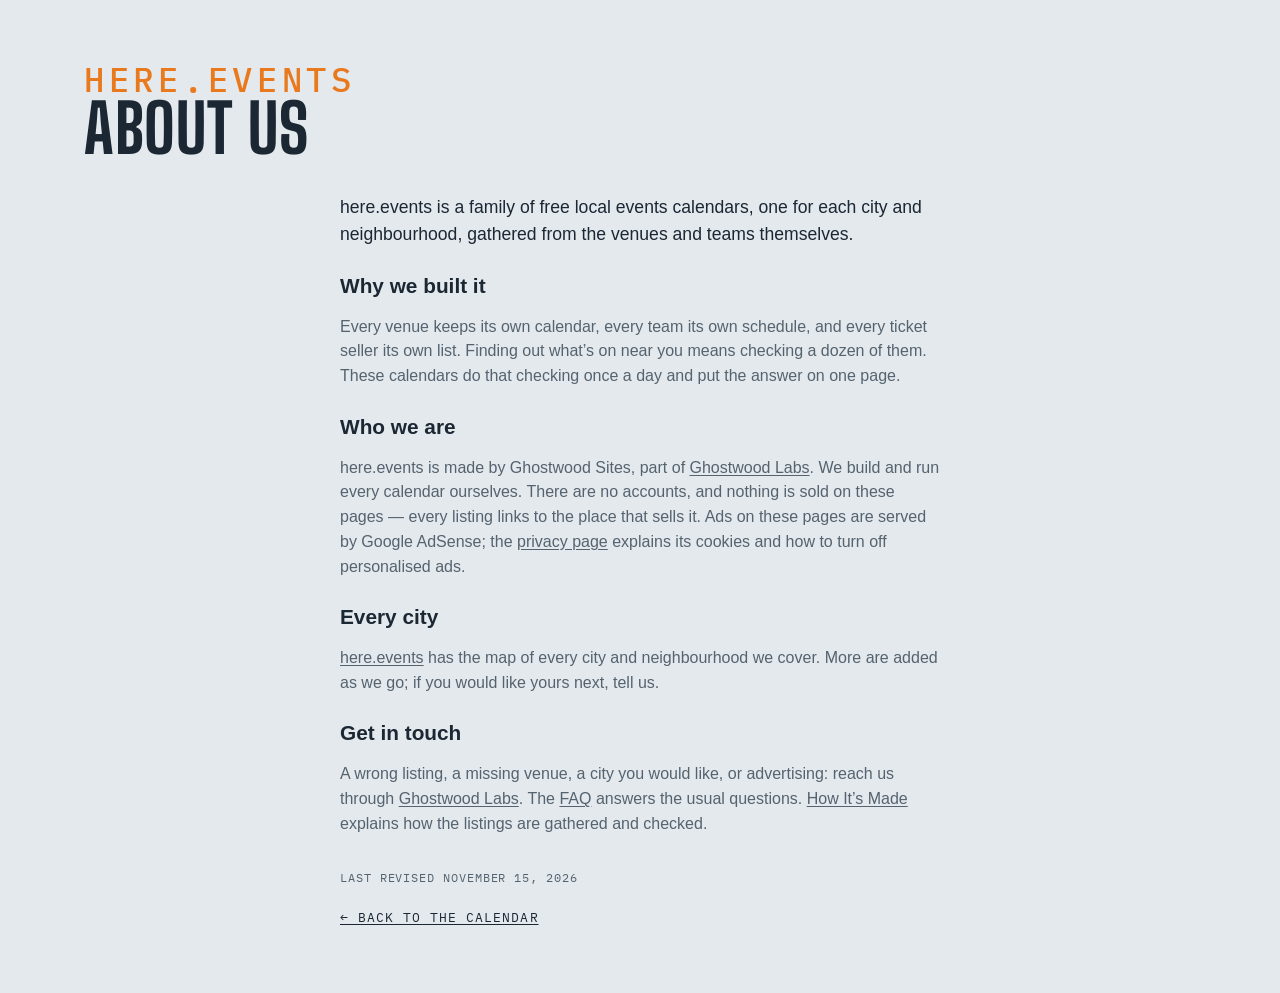
<file: site/about.html>
<!DOCTYPE html>
<html lang="en">
<head>
<meta charset="utf-8">
<meta name="viewport" content="width=device-width, initial-scale=1, viewport-fit=cover">
<meta name="theme-color" media="(prefers-color-scheme: light)" content="#edf1f4">
<meta name="theme-color" media="(prefers-color-scheme: dark)" content="#141a20">
<script>
  try {
    var t = localStorage.getItem('lqa-theme');
    var PHONE = '(max-width: 640px), (pointer: coarse) and (max-height: 500px)';
    if ((t === 'light' || t === 'dark') && !matchMedia(PHONE).matches) document.documentElement.dataset.theme = t;
  } catch (e) { /* no storage — system it is */ }
</script>
<title>About Us — here.events</title>
<meta name="description" content="About here.events: free local events calendars for each city and neighbourhood, gathered from the venues and teams themselves.">
<link rel="canonical" href="https://seattle.here.events/about.html">
<link rel="icon" href="favicon.svg" type="image/svg+xml">
<link rel="preconnect" href="https://fonts.googleapis.com">
<link rel="preconnect" href="https://fonts.gstatic.com" crossorigin>
<link href="https://fonts.googleapis.com/css2?family=Big+Shoulders:opsz,wght@10..72,500;10..72,700&family=IBM+Plex+Mono:wght@400;500&display=swap" rel="stylesheet">
<link rel="stylesheet" href="styles.css?v=__V__">
<script src="city.js?v=__V__"></script>
</head>
<body>

<!-- the Ghostwood Labs mark, drawn once; the masthead and the footer <use> it -->
<svg width="0" height="0" style="position:absolute" aria-hidden="true">
  <symbol id="gw-mark" viewBox="0 0 576 576">
    <g fill="none" stroke="currentColor" stroke-width="24" stroke-linecap="round" stroke-linejoin="round">
      <path d="M300.19 51.03A26 26 0 0 1 275.81 51.03L235.63 29.71A26 26 0 0 0 210.57 30.08L103.63 91.02A26 26 0 0 0 90.5 113.61L90.5 161.4A26 26 0 0 1 77.38 183.98L39.62 205.52A26 26 0 0 0 26.5 228.1L26.5 347.9A26 26 0 0 0 39.62 370.48L77.38 392.02A26 26 0 0 1 90.5 414.6L90.5 462.39A26 26 0 0 0 103.63 484.98L210.57 545.92A26 26 0 0 0 235.63 546.29L275.81 524.97A26 26 0 0 1 300.19 524.97L340.37 546.29A26 26 0 0 0 365.43 545.92L472.37 484.98A26 26 0 0 0 485.5 462.39L485.5 414.6A26 26 0 0 1 498.62 392.02L536.38 370.48A26 26 0 0 0 549.5 347.9L549.5 228.1A26 26 0 0 0 536.38 205.52L498.62 183.98A26 26 0 0 1 485.5 161.4L485.5 113.61A26 26 0 0 0 472.37 91.02L365.43 30.08A26 26 0 0 0 340.37 29.71L300.19 51.03Z"/>
      <path d="M288 57.5L288 177.5"/>
      <path d="M288 518.5L288 403.5"/>
      <path d="M90.5 176.5L144.63 204.58A26 26 0 0 0 169.19 204.26L209.58 181.92A26 26 0 0 0 223 159.17L223 101.5L158.5 137.5"/>
      <path d="M485.5 176.5L431.37 204.58A26 26 0 0 1 406.81 204.26L366.42 181.92A26 26 0 0 1 353 159.17L353 101.5L417.5 137.5"/>
      <path d="M157 211L157 287.5"/>
      <path d="M419 211L419 287.5"/>
      <path d="M90.5 399.5L144.63 371.42A26 26 0 0 1 169.19 371.74L209.58 394.08A26 26 0 0 1 223 416.83L223 474.5L158.5 438.5"/>
      <path d="M485.5 399.5L431.37 371.42A26 26 0 0 0 406.81 371.74L366.42 394.08A26 26 0 0 0 353 416.83L353 474.5L417.5 438.5"/>
      <path d="M26.5 288L92 325.5L92 250.5"/>
      <path d="M549.5 288L484 325.5L484 250.5"/>
    </g>
  </symbol>
</svg>

<!-- About us (Steve, 2026-10-29: "Create an about us section just to the left of FAQ, make it work
     the same"): one shared page for every city, word for word, like the FAQ. Styled by .ad-page. -->
<header class="masthead">
  <div class="masthead-text">
    <p class="eyebrow">here.events</p>
    <h1>About Us</h1>
  </div>
</header>
<main class="ad-page about-page">
  <p class="ad-lead">here.events is a family of free local events calendars, one for each city and neighbourhood, gathered from the venues and teams themselves.</p>

  <h2>Why we built it</h2>
  <p>Every venue keeps its own calendar, every team its own schedule, and every ticket seller its own list. Finding out what’s on near you means checking a dozen of them. These calendars do that checking once a day and put the answer on one page.</p>

  <h2>Who we are</h2>
  <p>here.events is made by Ghostwood Sites, part of <a href="https://ghostwoodlabs.com/" rel="noopener">Ghostwood Labs</a>. We build and run every calendar ourselves. There are no accounts, and nothing is sold on these pages — every listing links to the place that sells it. Ads on these pages are served by Google AdSense; the <a href="https://here.events/privacy/">privacy page</a> explains its cookies and how to turn off personalised ads.</p>

  <h2>Every city</h2>
  <p><a href="https://here.events/">here.events</a> has the map of every city and neighbourhood we cover. More are added as we go; if you would like yours next, tell us.</p>

  <h2>Get in touch</h2>
  <p>A wrong listing, a missing venue, a city you would like, or advertising: reach us through <a href="https://ghostwoodlabs.com/" rel="noopener">Ghostwood Labs</a>. The <a href="faq.html">FAQ</a> answers the usual questions. <a href="how.html">How It’s Made</a> explains how the listings are gathered and checked.</p>

  <p class="ad-revised">Last revised <time datetime="2026-11-15">November 15, 2026</time></p>
  <a class="ad-back" href="./">← Back to the calendar</a>
</main>
</body>
</html>
</file>
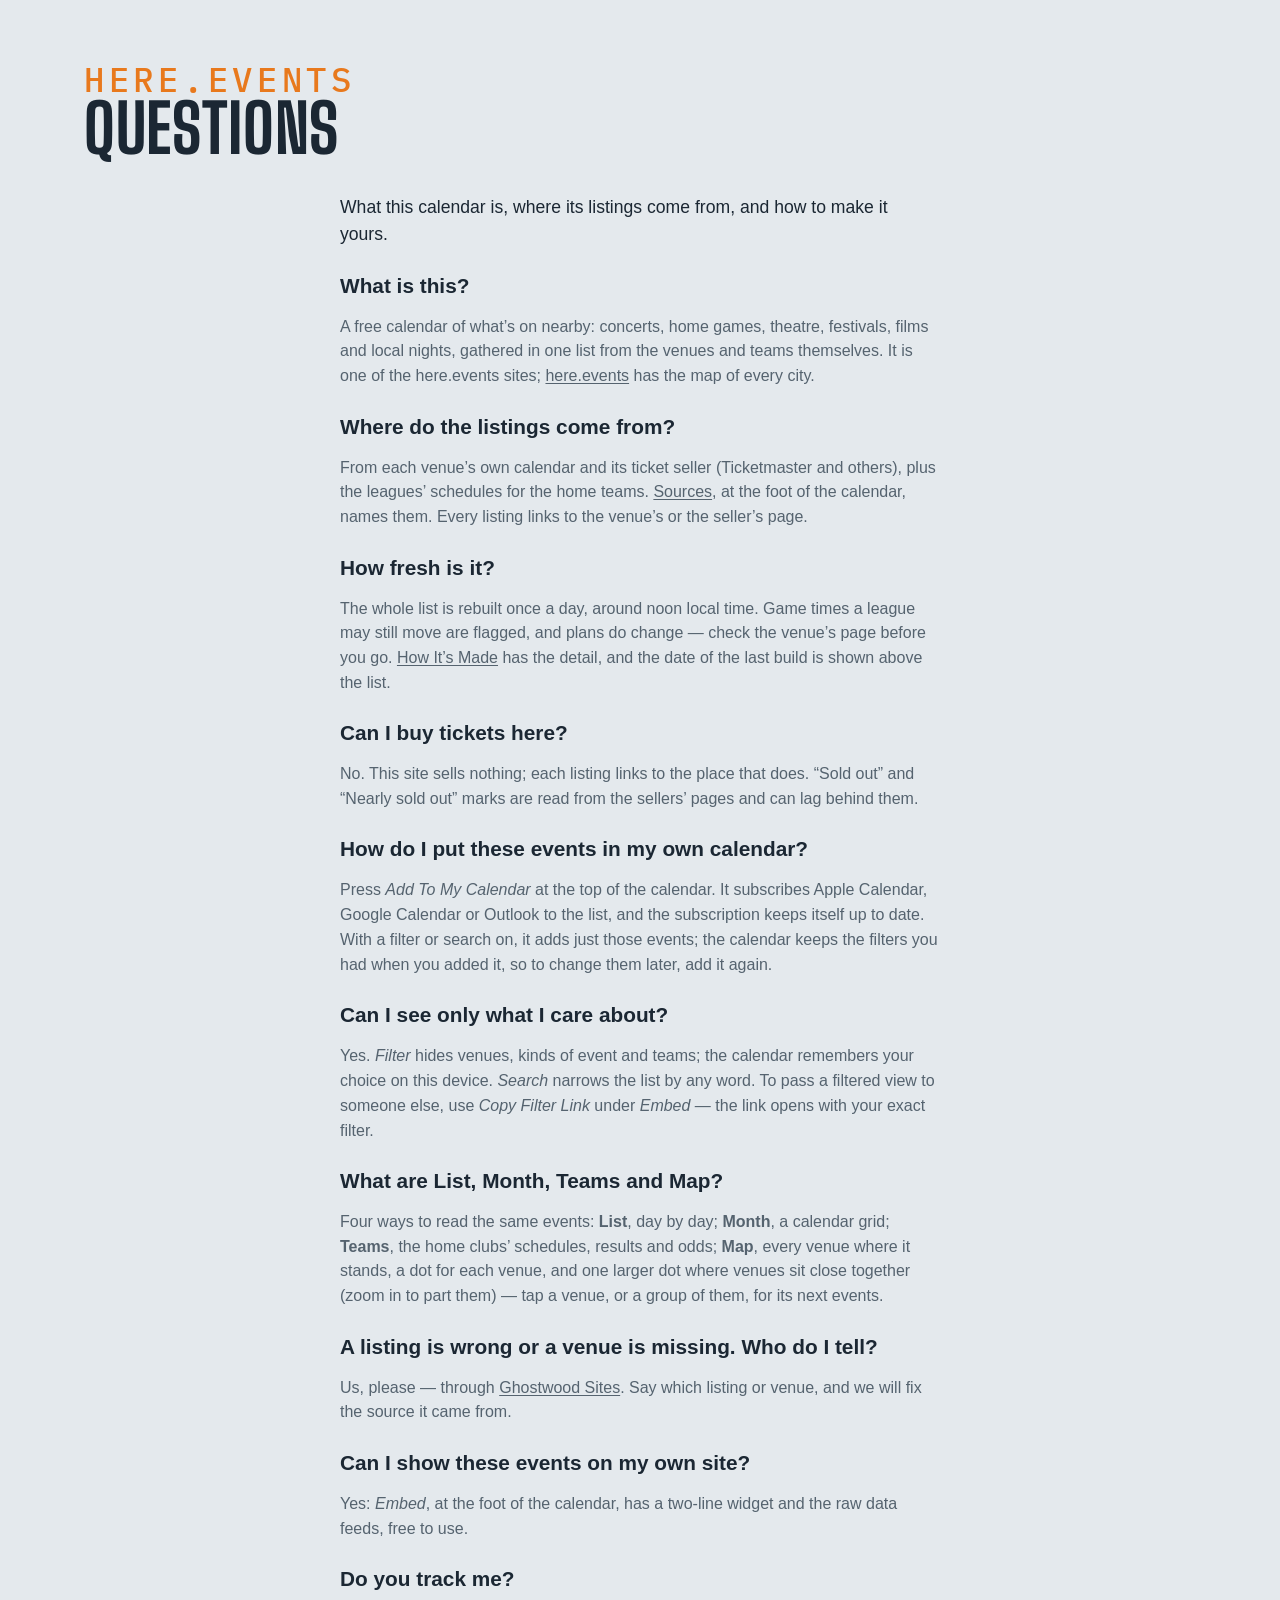
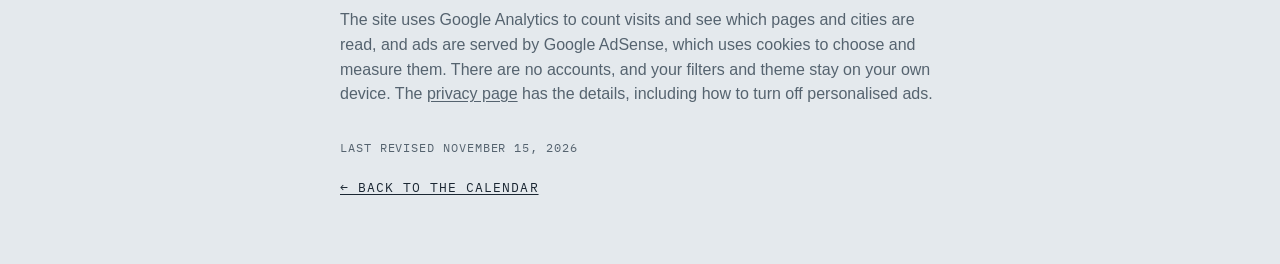
<file: site/faq.html>
<!DOCTYPE html>
<html lang="en">
<head>
<meta charset="utf-8">
<meta name="viewport" content="width=device-width, initial-scale=1, viewport-fit=cover">
<meta name="theme-color" media="(prefers-color-scheme: light)" content="#edf1f4">
<meta name="theme-color" media="(prefers-color-scheme: dark)" content="#141a20">
<script>
  try {
    var t = localStorage.getItem('lqa-theme');
    var PHONE = '(max-width: 640px), (pointer: coarse) and (max-height: 500px)';
    if ((t === 'light' || t === 'dark') && !matchMedia(PHONE).matches) document.documentElement.dataset.theme = t;
  } catch (e) { /* no storage — system it is */ }
</script>
<title>Questions — here.events</title>
<meta name="description" content="Questions about this events calendar: where the listings come from, how fresh they are, and how to put them in your own calendar.">
<link rel="canonical" href="https://seattle.here.events/faq.html">
<link rel="icon" href="favicon.svg" type="image/svg+xml">
<link rel="preconnect" href="https://fonts.googleapis.com">
<link rel="preconnect" href="https://fonts.gstatic.com" crossorigin>
<link href="https://fonts.googleapis.com/css2?family=Big+Shoulders:opsz,wght@10..72,500;10..72,700&family=IBM+Plex+Mono:wght@400;500&display=swap" rel="stylesheet">
<link rel="stylesheet" href="styles.css?v=__V__">
<script src="city.js?v=__V__"></script>
</head>
<body>

<!-- the Ghostwood Labs mark, drawn once; the masthead and the footer <use> it -->
<svg width="0" height="0" style="position:absolute" aria-hidden="true">
  <symbol id="gw-mark" viewBox="0 0 576 576">
    <g fill="none" stroke="currentColor" stroke-width="24" stroke-linecap="round" stroke-linejoin="round">
      <path d="M300.19 51.03A26 26 0 0 1 275.81 51.03L235.63 29.71A26 26 0 0 0 210.57 30.08L103.63 91.02A26 26 0 0 0 90.5 113.61L90.5 161.4A26 26 0 0 1 77.38 183.98L39.62 205.52A26 26 0 0 0 26.5 228.1L26.5 347.9A26 26 0 0 0 39.62 370.48L77.38 392.02A26 26 0 0 1 90.5 414.6L90.5 462.39A26 26 0 0 0 103.63 484.98L210.57 545.92A26 26 0 0 0 235.63 546.29L275.81 524.97A26 26 0 0 1 300.19 524.97L340.37 546.29A26 26 0 0 0 365.43 545.92L472.37 484.98A26 26 0 0 0 485.5 462.39L485.5 414.6A26 26 0 0 1 498.62 392.02L536.38 370.48A26 26 0 0 0 549.5 347.9L549.5 228.1A26 26 0 0 0 536.38 205.52L498.62 183.98A26 26 0 0 1 485.5 161.4L485.5 113.61A26 26 0 0 0 472.37 91.02L365.43 30.08A26 26 0 0 0 340.37 29.71L300.19 51.03Z"/>
      <path d="M288 57.5L288 177.5"/>
      <path d="M288 518.5L288 403.5"/>
      <path d="M90.5 176.5L144.63 204.58A26 26 0 0 0 169.19 204.26L209.58 181.92A26 26 0 0 0 223 159.17L223 101.5L158.5 137.5"/>
      <path d="M485.5 176.5L431.37 204.58A26 26 0 0 1 406.81 204.26L366.42 181.92A26 26 0 0 1 353 159.17L353 101.5L417.5 137.5"/>
      <path d="M157 211L157 287.5"/>
      <path d="M419 211L419 287.5"/>
      <path d="M90.5 399.5L144.63 371.42A26 26 0 0 1 169.19 371.74L209.58 394.08A26 26 0 0 1 223 416.83L223 474.5L158.5 438.5"/>
      <path d="M485.5 399.5L431.37 371.42A26 26 0 0 0 406.81 371.74L366.42 394.08A26 26 0 0 0 353 416.83L353 474.5L417.5 438.5"/>
      <path d="M26.5 288L92 325.5L92 250.5"/>
      <path d="M549.5 288L484 325.5L484 250.5"/>
    </g>
  </symbol>
</svg>

<!-- The FAQ (Steve, 2026-10-28, queued "creating a FAQ page"): one shared page for
     every city, word for word, "here.events" over the heading on every site (Steve,
     2026-10-29: "FAQ doesn't need the city/neighboorhood"). Styled by .ad-page in styles.css, like Advertise. -->
<header class="masthead">
  <div class="masthead-text">
    <p class="eyebrow">here.events</p>
    <h1>Questions</h1>
  </div>
</header>
<main class="ad-page faq-page">
  <p class="ad-lead">What this calendar is, where its listings come from, and how to make it yours.</p>

  <h2>What is this?</h2>
  <p>A free calendar of what’s on nearby: concerts, home games, theatre, festivals, films and local nights, gathered in one list from the venues and teams themselves. It is one of the here.events sites; <a href="https://here.events/">here.events</a> has the map of every city.</p>

  <h2>Where do the listings come from?</h2>
  <p>From each venue’s own calendar and its ticket seller (Ticketmaster and others), plus the leagues’ schedules for the home teams. <a href="sources.html">Sources</a>, at the foot of the calendar, names them. Every listing links to the venue’s or the seller’s page.</p>

  <h2>How fresh is it?</h2>
  <p>The whole list is rebuilt once a day, around noon local time. Game times a league may still move are flagged, and plans do change — check the venue’s page before you go. <a href="how.html">How It’s Made</a> has the detail, and the date of the last build is shown above the list.</p>

  <h2>Can I buy tickets here?</h2>
  <p>No. This site sells nothing; each listing links to the place that does. “Sold out” and “Nearly sold out” marks are read from the sellers’ pages and can lag behind them.</p>

  <h2>How do I put these events in my own calendar?</h2>
  <p>Press <em>Add To My Calendar</em> at the top of the calendar. It subscribes Apple Calendar, Google Calendar or Outlook to the list, and the subscription keeps itself up to date. With a filter or search on, it adds just those events; the calendar keeps the filters you had when you added it, so to change them later, add it again.</p>

  <h2>Can I see only what I care about?</h2>
  <p>Yes. <em>Filter</em> hides venues, kinds of event and teams; the calendar remembers your choice on this device. <em>Search</em> narrows the list by any word. To pass a filtered view to someone else, use <em>Copy Filter Link</em> under <em>Embed</em> — the link opens with your exact filter.</p>

  <h2>What are List, Month, Teams and Map?</h2>
  <p>Four ways to read the same events: <strong>List</strong>, day by day; <strong>Month</strong>, a calendar grid; <strong>Teams</strong>, the home clubs’ schedules, results and odds; <strong>Map</strong>, every venue where it stands, a dot for each venue, and one larger dot where venues sit close together (zoom in to part them) — tap a venue, or a group of them, for its next events.</p>

  <h2>A listing is wrong or a venue is missing. Who do I tell?</h2>
  <p>Us, please — through <a href="https://ghostwoodlabs.com/" rel="noopener">Ghostwood Sites</a>. Say which listing or venue, and we will fix the source it came from.</p>

  <h2>Can I show these events on my own site?</h2>
  <p>Yes: <em>Embed</em>, at the foot of the calendar, has a two-line widget and the raw data feeds, free to use.</p>

  <h2>Do you track me?</h2>
  <p>The site uses Google Analytics to count visits and see which pages and cities are read, and ads are served by Google AdSense, which uses cookies to choose and measure them. There are no accounts, and your filters and theme stay on your own device. The <a href="https://here.events/privacy/">privacy page</a> has the details, including how to turn off personalised ads.</p>

  <p class="ad-revised">Last revised <time datetime="2026-11-15">November 15, 2026</time></p>
  <a class="ad-back" href="./">← Back to the calendar</a>
</main>
</body>
</html>
</file>
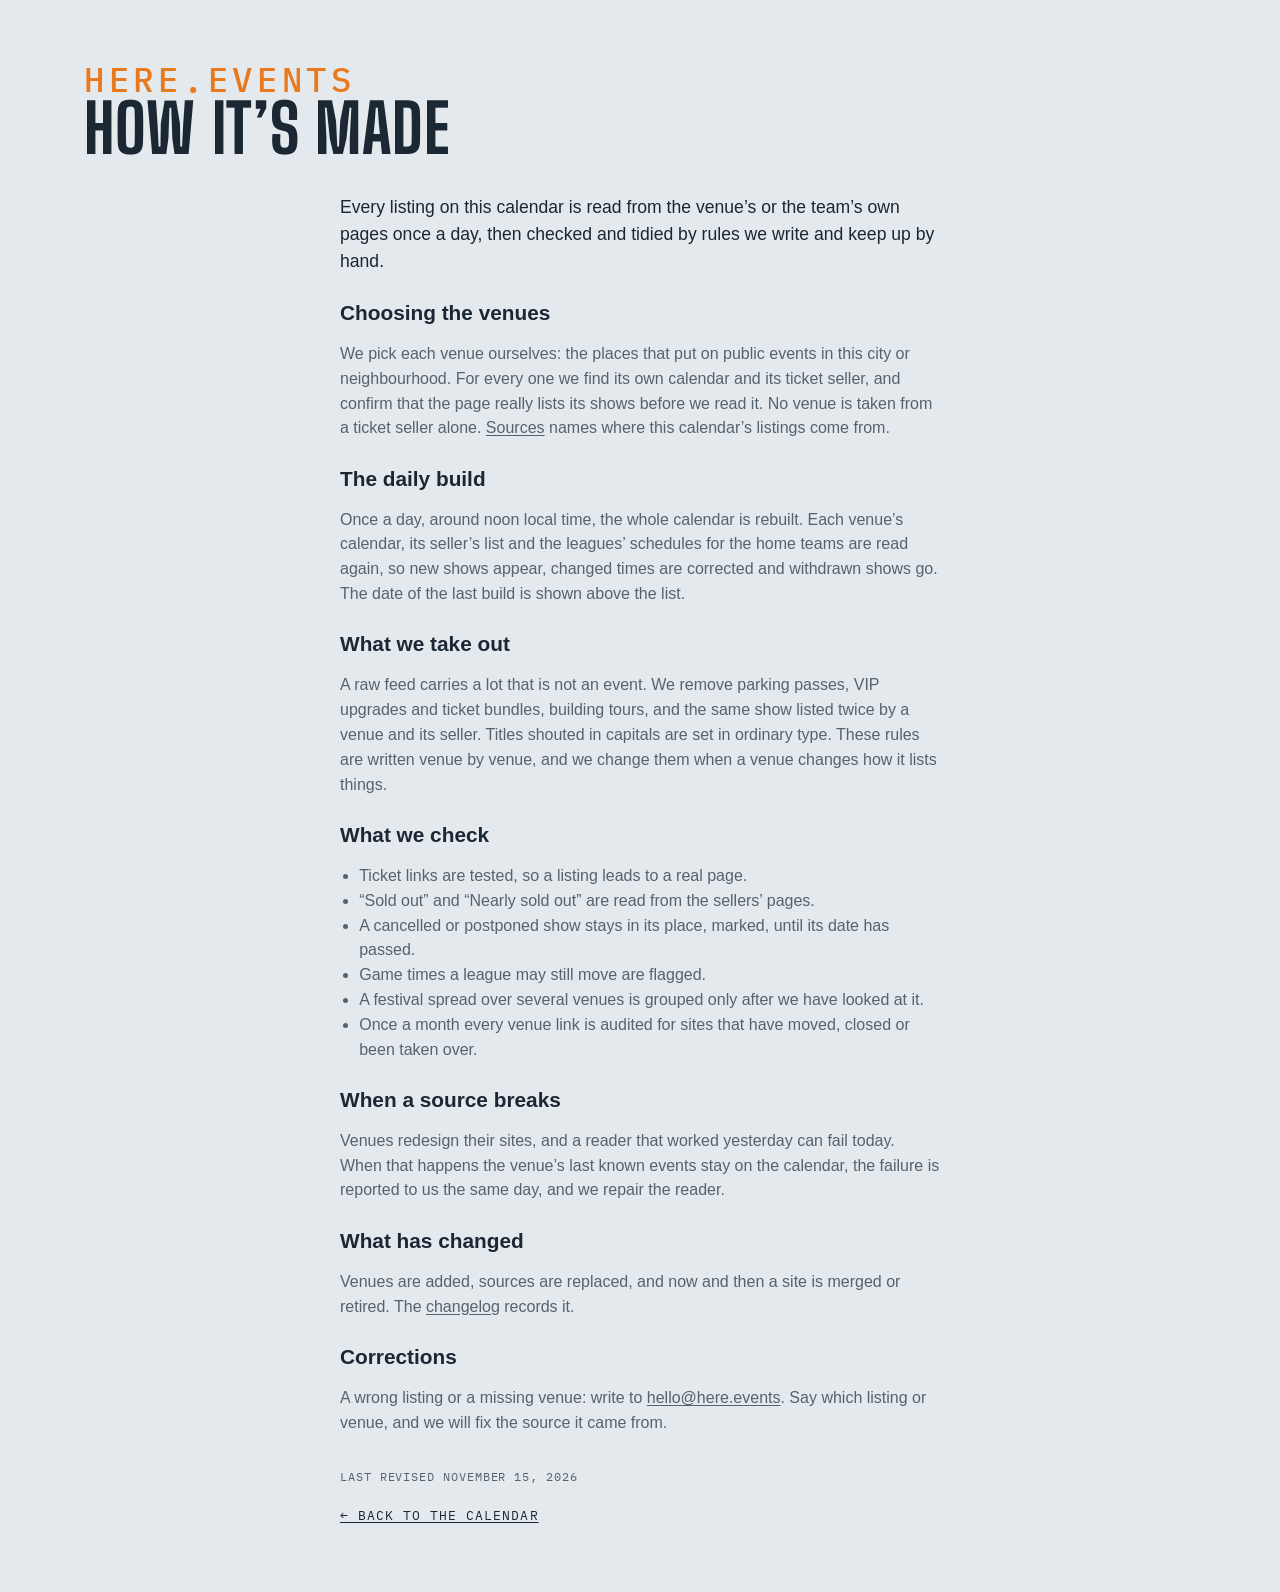
<file: site/how.html>
<!DOCTYPE html>
<html lang="en">
<head>
<meta charset="utf-8">
<meta name="viewport" content="width=device-width, initial-scale=1, viewport-fit=cover">
<meta name="theme-color" media="(prefers-color-scheme: light)" content="#edf1f4">
<meta name="theme-color" media="(prefers-color-scheme: dark)" content="#141a20">
<script>
  try {
    var t = localStorage.getItem('lqa-theme');
    var PHONE = '(max-width: 640px), (pointer: coarse) and (max-height: 500px)';
    if ((t === 'light' || t === 'dark') && !matchMedia(PHONE).matches) document.documentElement.dataset.theme = t;
  } catch (e) {}
</script>
<title>How This Calendar Is Made — here.events</title>
<meta name="description" content="How the here.events calendars are made: which venues are chosen, what is read each day, what is taken out by hand, and what is checked before a listing is published.">
<link rel="canonical" href="https://seattle.here.events/how.html">
<link rel="icon" href="favicon.svg" type="image/svg+xml">
<link rel="preconnect" href="https://fonts.googleapis.com">
<link rel="preconnect" href="https://fonts.gstatic.com" crossorigin>
<link href="https://fonts.googleapis.com/css2?family=Big+Shoulders:opsz,wght@10..72,500;10..72,700&family=IBM+Plex+Mono:wght@400;500&display=swap" rel="stylesheet">
<link rel="stylesheet" href="styles.css?v=__V__">
<script src="city.js?v=__V__"></script>
</head>
<body>

<svg width="0" height="0" style="position:absolute" aria-hidden="true">
  <symbol id="gw-mark" viewBox="0 0 576 576">
    <g fill="none" stroke="currentColor" stroke-width="24" stroke-linecap="round" stroke-linejoin="round">
      <path d="M300.19 51.03A26 26 0 0 1 275.81 51.03L235.63 29.71A26 26 0 0 0 210.57 30.08L103.63 91.02A26 26 0 0 0 90.5 113.61L90.5 161.4A26 26 0 0 1 77.38 183.98L39.62 205.52A26 26 0 0 0 26.5 228.1L26.5 347.9A26 26 0 0 0 39.62 370.48L77.38 392.02A26 26 0 0 1 90.5 414.6L90.5 462.39A26 26 0 0 0 103.63 484.98L210.57 545.92A26 26 0 0 0 235.63 546.29L275.81 524.97A26 26 0 0 1 300.19 524.97L340.37 546.29A26 26 0 0 0 365.43 545.92L472.37 484.98A26 26 0 0 0 485.5 462.39L485.5 414.6A26 26 0 0 1 498.62 392.02L536.38 370.48A26 26 0 0 0 549.5 347.9L549.5 228.1A26 26 0 0 0 536.38 205.52L498.62 183.98A26 26 0 0 1 485.5 161.4L485.5 113.61A26 26 0 0 0 472.37 91.02L365.43 30.08A26 26 0 0 0 340.37 29.71L300.19 51.03Z"/>
      <path d="M288 57.5L288 177.5"/>
      <path d="M288 518.5L288 403.5"/>
      <path d="M90.5 176.5L144.63 204.58A26 26 0 0 0 169.19 204.26L209.58 181.92A26 26 0 0 0 223 159.17L223 101.5L158.5 137.5"/>
      <path d="M485.5 176.5L431.37 204.58A26 26 0 0 1 406.81 204.26L366.42 181.92A26 26 0 0 1 353 159.17L353 101.5L417.5 137.5"/>
      <path d="M157 211L157 287.5"/>
      <path d="M419 211L419 287.5"/>
      <path d="M90.5 399.5L144.63 371.42A26 26 0 0 1 169.19 371.74L209.58 394.08A26 26 0 0 1 223 416.83L223 474.5L158.5 438.5"/>
      <path d="M485.5 399.5L431.37 371.42A26 26 0 0 0 406.81 371.74L366.42 394.08A26 26 0 0 0 353 416.83L353 474.5L417.5 438.5"/>
      <path d="M26.5 288L92 325.5L92 250.5"/>
      <path d="M549.5 288L484 325.5L484 250.5"/>
    </g>
  </symbol>
</svg>

<header class="masthead">
  <div class="masthead-text">
    <p class="eyebrow">here.events</p>
    <h1>How It’s Made</h1>
  </div>
</header>
<main class="ad-page how-page">
  <p class="ad-lead">Every listing on this calendar is read from the venue’s or the team’s own pages once a day, then checked and tidied by rules we write and keep up by hand.</p>

  <h2>Choosing the venues</h2>
  <p>We pick each venue ourselves: the places that put on public events in this city or neighbourhood. For every one we find its own calendar and its ticket seller, and confirm that the page really lists its shows before we read it. No venue is taken from a ticket seller alone. <a href="sources.html">Sources</a> names where this calendar’s listings come from.</p>

  <h2>The daily build</h2>
  <p>Once a day, around noon local time, the whole calendar is rebuilt. Each venue’s calendar, its seller’s list and the leagues’ schedules for the home teams are read again, so new shows appear, changed times are corrected and withdrawn shows go. The date of the last build is shown above the list.</p>

  <h2>What we take out</h2>
  <p>A raw feed carries a lot that is not an event. We remove parking passes, VIP upgrades and ticket bundles, building tours, and the same show listed twice by a venue and its seller. Titles shouted in capitals are set in ordinary type. These rules are written venue by venue, and we change them when a venue changes how it lists things.</p>

  <h2>What we check</h2>
  <ul>
    <li>Ticket links are tested, so a listing leads to a real page.</li>
    <li>“Sold out” and “Nearly sold out” are read from the sellers’ pages.</li>
    <li>A cancelled or postponed show stays in its place, marked, until its date has passed.</li>
    <li>Game times a league may still move are flagged.</li>
    <li>A festival spread over several venues is grouped only after we have looked at it.</li>
    <li>Once a month every venue link is audited for sites that have moved, closed or been taken over.</li>
  </ul>

  <h2>When a source breaks</h2>
  <p>Venues redesign their sites, and a reader that worked yesterday can fail today. When that happens the venue’s last known events stay on the calendar, the failure is reported to us the same day, and we repair the reader.</p>

  <h2>What has changed</h2>
  <p>Venues are added, sources are replaced, and now and then a site is merged or retired. The <a href="https://here.events/changelog/">changelog</a> records it.</p>

  <h2>Corrections</h2>
  <p>A wrong listing or a missing venue: write to <a href="mailto:hello@here.events">hello@here.events</a>. Say which listing or venue, and we will fix the source it came from.</p>

  <p class="ad-revised">Last revised <time datetime="2026-11-15">November 15, 2026</time></p>
  <a class="ad-back" href="./">← Back to the calendar</a>
</main>
</body>
</html>
</file>
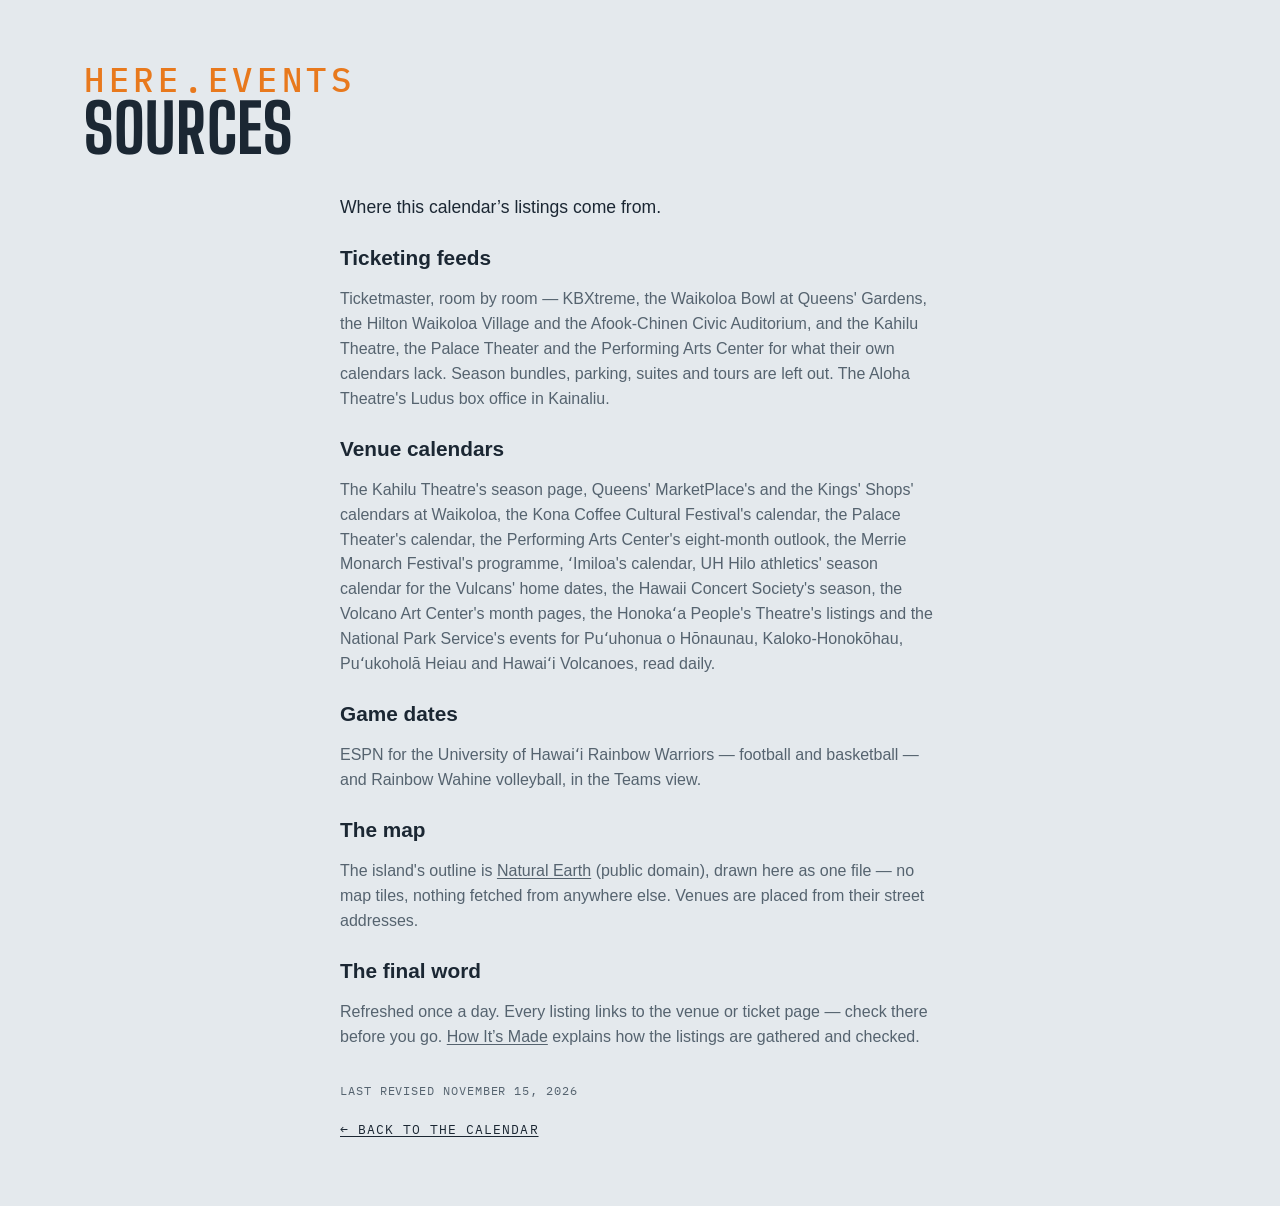
<file: site/sources.html>
<!DOCTYPE html>
<html lang="en">
<head>
<meta charset="utf-8">
<meta name="viewport" content="width=device-width, initial-scale=1, viewport-fit=cover">
<meta name="theme-color" media="(prefers-color-scheme: light)" content="#edf1f4">
<meta name="theme-color" media="(prefers-color-scheme: dark)" content="#141a20">
<script>
  try {
    var t = localStorage.getItem('lqa-theme');
    var PHONE = '(max-width: 640px), (pointer: coarse) and (max-height: 500px)';
    if ((t === 'light' || t === 'dark') && !matchMedia(PHONE).matches) document.documentElement.dataset.theme = t;
  } catch (e) { /* no storage — system it is */ }
</script>
<title>Sources — here.events</title>
<meta name="description" content="Where this events calendar’s listings come from: the ticket sellers, the venues’ own calendars and the leagues’ schedules.">
<link rel="icon" href="favicon.svg" type="image/svg+xml">
<link rel="preconnect" href="https://fonts.googleapis.com">
<link rel="preconnect" href="https://fonts.gstatic.com" crossorigin>
<link href="https://fonts.googleapis.com/css2?family=Big+Shoulders:opsz,wght@10..72,500;10..72,700&family=IBM+Plex+Mono:wght@400;500&display=swap" rel="stylesheet">
<link rel="stylesheet" href="styles.css?v=__V__">
<script src="city.js?v=__V__"></script>
</head>
<body>

<!-- the Ghostwood Labs mark, drawn once; the masthead and the footer <use> it -->
<svg width="0" height="0" style="position:absolute" aria-hidden="true">
  <symbol id="gw-mark" viewBox="0 0 576 576">
    <g fill="none" stroke="currentColor" stroke-width="24" stroke-linecap="round" stroke-linejoin="round">
      <path d="M300.19 51.03A26 26 0 0 1 275.81 51.03L235.63 29.71A26 26 0 0 0 210.57 30.08L103.63 91.02A26 26 0 0 0 90.5 113.61L90.5 161.4A26 26 0 0 1 77.38 183.98L39.62 205.52A26 26 0 0 0 26.5 228.1L26.5 347.9A26 26 0 0 0 39.62 370.48L77.38 392.02A26 26 0 0 1 90.5 414.6L90.5 462.39A26 26 0 0 0 103.63 484.98L210.57 545.92A26 26 0 0 0 235.63 546.29L275.81 524.97A26 26 0 0 1 300.19 524.97L340.37 546.29A26 26 0 0 0 365.43 545.92L472.37 484.98A26 26 0 0 0 485.5 462.39L485.5 414.6A26 26 0 0 1 498.62 392.02L536.38 370.48A26 26 0 0 0 549.5 347.9L549.5 228.1A26 26 0 0 0 536.38 205.52L498.62 183.98A26 26 0 0 1 485.5 161.4L485.5 113.61A26 26 0 0 0 472.37 91.02L365.43 30.08A26 26 0 0 0 340.37 29.71L300.19 51.03Z"/>
      <path d="M288 57.5L288 177.5"/>
      <path d="M288 518.5L288 403.5"/>
      <path d="M90.5 176.5L144.63 204.58A26 26 0 0 0 169.19 204.26L209.58 181.92A26 26 0 0 0 223 159.17L223 101.5L158.5 137.5"/>
      <path d="M485.5 176.5L431.37 204.58A26 26 0 0 1 406.81 204.26L366.42 181.92A26 26 0 0 1 353 159.17L353 101.5L417.5 137.5"/>
      <path d="M157 211L157 287.5"/>
      <path d="M419 211L419 287.5"/>
      <path d="M90.5 399.5L144.63 371.42A26 26 0 0 1 169.19 371.74L209.58 394.08A26 26 0 0 1 223 416.83L223 474.5L158.5 438.5"/>
      <path d="M485.5 399.5L431.37 371.42A26 26 0 0 0 406.81 371.74L366.42 394.08A26 26 0 0 0 353 416.83L353 474.5L417.5 438.5"/>
      <path d="M26.5 288L92 325.5L92 250.5"/>
      <path d="M549.5 288L484 325.5L484 250.5"/>
    </g>
  </symbol>
</svg>

<!-- The sources (Steve, 2026-10-29: "make it work like FAQ"): moved here from the footer's
     floating panel. "here.events" over the heading like the FAQ, but the text below is this
     city's own — each city keeps its own sources.html. Styled by .ad-page in styles.css. -->
<header class="masthead">
  <div class="masthead-text">
    <p class="eyebrow">here.events</p>
    <h1>Sources</h1>
  </div>
</header>
<main class="ad-page sources-page">
  <p class="ad-lead">Where this calendar’s listings come from.</p>

  <h2>Ticketing feeds</h2>
  <p>Ticketmaster, room by room — KBXtreme, the Waikoloa Bowl at Queens' Gardens, the Hilton Waikoloa Village and the Afook-Chinen Civic Auditorium, and the Kahilu Theatre, the Palace Theater and the Performing Arts Center for what their own calendars lack. Season bundles, parking, suites and tours are left out. The Aloha Theatre's Ludus box office in Kainaliu.</p>

  <h2>Venue calendars</h2>
  <p>The Kahilu Theatre's season page, Queens' MarketPlace's and the Kings' Shops' calendars at Waikoloa, the Kona Coffee Cultural Festival's calendar, the Palace Theater's calendar, the Performing Arts Center's eight-month outlook, the Merrie Monarch Festival's programme, ʻImiloa's calendar, UH Hilo athletics' season calendar for the Vulcans' home dates, the Hawaii Concert Society's season, the Volcano Art Center's month pages, the Honokaʻa People's Theatre's listings and the National Park Service's events for Puʻuhonua o Hōnaunau, Kaloko-Honokōhau, Puʻukoholā Heiau and Hawaiʻi Volcanoes, read daily.</p>

  <h2>Game dates</h2>
  <p>ESPN for the University of Hawaiʻi Rainbow Warriors — football and basketball — and Rainbow Wahine volleyball, in the Teams view.</p>

  <h2>The map</h2>
  <p>The island's outline is <a href="https://www.naturalearthdata.com/" target="_blank" rel="noopener">Natural Earth</a> (public domain), drawn here as one file — no map tiles, nothing fetched from anywhere else. Venues are placed from their street addresses.</p>

  <h2>The final word</h2>
  <p>Refreshed once a day. Every listing links to the venue or ticket page — check there before you go. <a href="how.html">How It’s Made</a> explains how the listings are gathered and checked.</p>

  <p class="ad-revised">Last revised <time datetime="2026-11-15">November 15, 2026</time></p>
  <a class="ad-back" href="./">← Back to the calendar</a>
</main>
</body>
</html>
</file>
<file: site/styles.css>
/* Lower Queen Anne Events — overcast-sky palette, marquee display type. */

:root {
  --sky: #e4e9ed;        /* overcast paper (a step down from #edf1f4, Steve 2026-10-12: "a little less glaring") */
  --mist: #f7f9fb;       /* card surface (was pure white) */
  --ink: #1b2733;        /* Puget ink */
  --ink-soft: #55636f;
  --ink-bright: #1b2733; /* the logo: pure white in the dark palette, ink here */
  --line: #c3ccd4;
  --gold: #e8791d;       /* Space Needle "Galaxy Gold" */
  --gold-soft: #fbe9d8;
  /* Color coding is muted (a step back from the pure primaries) and each
     group keeps to its own family so a dot or stripe reads as what it is:
     venues are cool (blue → violet → teal), event types are warm (yellow →
     orange → red → pink). */
  /* venue hues (chips, grid ticks, agenda tags): a sweep from teal through
     blue and violet to magenta, neighbors alternating light and dark */
  /* all three families sit a step back from the pure primaries: the same
     hues, less glare, so the stripes and ticks read after the titles */
  --v-kbx: #2d799f; --v-coffeefest: #9f792d; --v-aloha: #9f2d2d; --v-puuhonua: #2d9f2d; --v-kaloko: #2d9f79; --v-bowl: #792d9f;
  --v-hilton: #2d409f; --v-queens: #9f2d8c; --v-kings: #9f532d; --v-kahilu: #9f962d; --v-honokaa: #9f682d; --v-puukohola: #5c9f2d;
  --v-palace: #9f2d49; --v-pac: #572d9f; --v-civic: #2d5c9f; --v-merrie: #889f2d; --v-crown: #9f2d66; --v-imiloa: #2d9b9f;
  --v-vulcans: #9f402d; --v-volcanoes: #709f2d; --v-vac: #2d9f53;
  --venue-text: 72%;     /* how much of the venue hue the card's venue label keeps (light mode) */
  --tint: 26%;           /* the venue wash behind a series card (light mode; 13% in the dark palette) */
  --row-a: #f3f6f8; --row-b: #d6dde3; /* the list's rows alternate light and dark grey; only a series keeps its venue's hue (Steve, 2026-10-20) */
  /* event-type hues (calendar ticks, agenda right edge): concerts salmon and
     arts crimson keep clear of the brand orange; movies slate = "quiet" */
  --t-concert: #d9664f;
  --t-sports: #d4b106;
  --t-arts: #b8303f;
  --t-movie: #7a8a99;
  --t-community: #d63f9c;
  --t-expo: #2a9d8f;      /* conventions & expos: turquoise, the one hue the types didn't use */
  --t-bar: #c28a12;       /* bar nights: amber, an ale between the sports yellow and concert salmon */
  --alert: #e02b26;       /* cancelled / postponed notes: plain bright red */
  --barh-base: 3.4rem;   /* the pinned filter bar's height (chips 2.25rem + padding) */
  --titleh: 1.7rem;      /* the bar's title line (1.2rem + .5rem gap), added while scrolled */
  --barh: var(--barh-base); /* what the sticky things below the bar offset by */
  --rule: color-mix(in srgb, var(--line), var(--ink-soft)); /* list dividers: a step brighter than --line */
  /* the scorebug (the live game block, .tf-bug): a light panel in this theme, the broadcast's charcoal in the dark one (Steve, 2026-10-12: the charcoal panel on the light card looked bad) */
  --bug-bg: #f9fafb; --bug-frame: #c9d2da; --bug-ink: #1b2733; --bug-soft: #55636f; --bug-dim: #7c8894; --bug-rowline: #d5dce3; --bug-off: #b3bcc5; --bug-muted: #6b7784; --bug-score-bg: #ffffff; --bug-shadow: rgba(15, 25, 35, .10); --bug-redzone: #c8261f;
  --bug-bw: 1px; --frame: var(--line); --frame-w: 1px; /* the game block's frame and the bug's rules: hairlines in the card's line colour here, the 2px broadcast frame in the dark theme (Steve, 2026-10-12: "soften … the borders in general") */
  --cell-mix: 22%; --cell-ink: var(--ink); --cell-bar: 4px; --cell-shadow: none; /* the bug's team cells: a wash of the club colour with a bar of it at the left and ink type, instead of the solid cell ("soften the colors here") */
  --tick-mix: var(--ink); --tick-pct: 65%; /* the refresh countdown ring: the club's colour mixed toward ink here, toward white on the dark ground (the mix itself is written in the .tf-refresh rule: a token holding var(--team-2) would resolve here on :root, where no club colour exists, and come out empty) */
  --dot: color-mix(in srgb, var(--ink-soft) 40%, transparent); /* the dotted underline under the watch strip's links */
  --display: "Big Shoulders", "Arial Narrow", sans-serif;
  --body: -apple-system, BlinkMacSystemFont, "Segoe UI", "Helvetica Neue", sans-serif;
  --mono: "IBM Plex Mono", ui-monospace, Menlo, monospace;
}
/* Dark palette. Applies when the system prefers dark and the visitor hasn't
   picked Light, or whenever they've picked Dark (the toggle sets
   data-theme on <html>; "system" leaves it unset). The two blocks must
   stay identical — CSS has no way to give one ruleset two unrelated
   conditions. */
@media (prefers-color-scheme: dark) {
  :root:not([data-theme="light"]) {
    color-scheme: dark;
    --sky: #141a20; --mist: #1d252e; --ink: #e8edf1; --ink-soft: #9aa7b2; --ink-bright: #ffffff;
    --line: #333f4a; --gold: #f08a33; --gold-soft: #3a2a1a;
    --v-kbx: #86c8ea; --v-coffeefest: #eac886; --v-aloha: #ea8686; --v-puuhonua: #86ea86; --v-kaloko: #86eac8; --v-bowl: #c886ea;
    --v-hilton: #8696ea; --v-queens: #ea86d9; --v-kings: #eaa786; --v-kahilu: #eae186; --v-honokaa: #eab386; --v-puukohola: #a7ea86;
    --v-palace: #ea869f; --v-pac: #aa86ea; --v-civic: #86afea; --v-merrie: #d6ea86; --v-crown: #ea86b8; --v-imiloa: #86e6ea;
    --v-vulcans: #ea9686; --v-volcanoes: #c0ea86; --v-vac: #86eaa7;
    --venue-text: 100%; --tint: 13%;
    --row-a: #1e252c; --row-b: #2c343c;
    --t-concert: #f0806a; --t-sports: #f2d21b; --t-arts: #d63a4f;
    --t-movie: #8b9db0; --t-community: #e660a8; --t-expo: #4fd1c5; --t-bar: #e3ad3c; --alert: #ff4b3e;
    --bug-bg: #2b2d30; --bug-frame: #c9cdd2; --bug-ink: #f4f4f4; --bug-soft: #d5d8dc; --bug-dim: #b9bec4; --bug-rowline: #5c6167; --bug-off: #6a6d72; --bug-muted: #4a4f56; --bug-score-bg: #fafafa; --bug-shadow: rgba(0, 0, 0, .35); --bug-redzone: #ff7b7b;
  --bug-bw: 2px; --frame: var(--ink-soft); --frame-w: 2px; --cell-mix: 100%; --cell-ink: #fff; --cell-bar: 0px; --cell-shadow: 0 1px 2px rgba(0, 0, 0, .5);
    --bug-bw: 2px; --frame: var(--ink-soft); --frame-w: 2px; --cell-mix: 100%; --cell-ink: #fff; --cell-bar: 0px; --cell-shadow: 0 1px 2px rgba(0, 0, 0, .5);
    --tick-mix: white; --tick-pct: 45%;
    --dot: color-mix(in srgb, var(--ink-soft) 60%, transparent);
  }
}
:root[data-theme="dark"] {
  color-scheme: dark;
  --sky: #141a20; --mist: #1d252e; --ink: #e8edf1; --ink-soft: #9aa7b2; --ink-bright: #ffffff;
  --line: #333f4a; --gold: #f08a33; --gold-soft: #3a2a1a;
  --v-kbx: #86c8ea; --v-coffeefest: #eac886; --v-aloha: #ea8686; --v-puuhonua: #86ea86; --v-kaloko: #86eac8; --v-bowl: #c886ea;
  --v-hilton: #8696ea; --v-queens: #ea86d9; --v-kings: #eaa786; --v-kahilu: #eae186; --v-honokaa: #eab386; --v-puukohola: #a7ea86;
  --v-palace: #ea869f; --v-pac: #aa86ea; --v-civic: #86afea; --v-merrie: #d6ea86; --v-crown: #ea86b8; --v-imiloa: #86e6ea;
  --v-vulcans: #ea9686; --v-volcanoes: #c0ea86; --v-vac: #86eaa7;
  --venue-text: 100%; --tint: 13%;
  --row-a: #1e252c; --row-b: #2c343c;
  --t-concert: #f0806a; --t-sports: #f2d21b; --t-arts: #d63a4f;
  --t-movie: #8b9db0; --t-community: #e660a8; --t-expo: #4fd1c5; --t-bar: #e3ad3c; --alert: #ff4b3e;
  --bug-bg: #2b2d30; --bug-frame: #c9cdd2; --bug-ink: #f4f4f4; --bug-soft: #d5d8dc; --bug-dim: #b9bec4; --bug-rowline: #5c6167; --bug-off: #6a6d72; --bug-muted: #4a4f56; --bug-score-bg: #fafafa; --bug-shadow: rgba(0, 0, 0, .35); --bug-redzone: #ff7b7b;
  --tick-mix: white; --tick-pct: 45%;
  --dot: color-mix(in srgb, var(--ink-soft) 60%, transparent);
}
:root[data-theme="light"] { color-scheme: light; }

* { box-sizing: border-box; }
html { scroll-behavior: smooth; overflow-x: clip; } /* clip: the footer bleeds to the viewport edges */
@media (prefers-reduced-motion: reduce) { html { scroll-behavior: auto; } }
/* the page is 62rem wide, and steps wider on big screens so event names
   get a single line: the calendar column is fixed, so all of the extra
   width goes to the cards (the footer line follows) */
:root { --pagew: 62rem; }
@media (min-width: 1180px) { :root { --pagew: 72rem; } }
@media (min-width: 1360px) { :root { --pagew: 80rem; } }
body {
  /* no bottom padding: the sticky footer is the page's last thing, and any
     padding here would show as a blank band under it once the list is short.
     A column flex at least a viewport tall, so a short page (the Teams view
     with one team) still puts the footer at the bottom edge */
  display: flex; flex-direction: column; min-height: 100vh; min-height: 100dvh;
  margin: 0 auto; padding: 0 1.25rem; max-width: var(--pagew);
  background: var(--sky); color: var(--ink);
  font: 16px/1.55 var(--body);
}
/* flex items refuse to shrink below their content's minimum width, so one
   unwrappable line (a TV listing, the compact bar's title) would push a whole
   section past a phone's edge; let them shrink like blocks */
body > * { min-width: 0; }
a { color: inherit; text-underline-offset: 2px; }
:focus-visible { outline: 2px solid var(--ink-soft); outline-offset: 2px; }

/* ---- masthead ---- */
.masthead {
  display: flex; flex-wrap: wrap; gap: 1.5rem; align-items: flex-end;
  justify-content: space-between; padding: 2.5rem 0 1rem;
}
.eyebrow {
  font-family: var(--mono); font-size: .8rem; letter-spacing: .12em;
  text-transform: uppercase; color: var(--gold); margin: 0 0 .3rem;
}
h1 {
  font-family: var(--display); font-weight: 700; font-size: clamp(2.6rem, 7vw, 4.2rem);
  line-height: .92; text-transform: uppercase; letter-spacing: .01em; margin: 0;
}
.masthead-text { min-width: 0; max-width: 100%; } /* a flex item would grow to its widest line and push past a phone's edge */
/* "More Cities" (See All until 2026-10-13, Other Places until 2026-10-18): the pill before the theme pill, to the same map (Steve, 2026-10-12); in the pinned bar the chip's text folds away and the map glyph stays */
/* Add To My Calendar: the first of the masthead's tools (Steve, 2026-10-26, "should move here" — beside More Cities; in the bar from 2026-09-16 until then), sized like the More Cities pill beside it */
.masthead-tools #subscribeBtn { order: 3; display: inline-flex; align-items: center; gap: .45rem; min-height: calc(1.7rem + 8px); padding: 0 .95em; }
.masthead-tools #subscribeBtn svg { width: 1rem; height: 1rem; flex: none; }
.masthead-tools #subscribeBtn:hover { border-color: var(--ink-soft); }
.bar-title .masthead-tools #subscribeBtn { min-height: 1.7rem; padding: 0 .5em; } /* icon-only in the title line, like the pill (the label rule is .bar-title .masthead-tools .chip span) */
.masthead-tools .see-all { order: 4; display: inline-flex; align-items: center; gap: .45rem; min-height: calc(1.7rem + 8px); padding: 0 .95em; text-decoration: none; }
.masthead-tools .see-all svg { width: 1rem; height: 1rem; fill: none; stroke: currentColor; stroke-width: 1.6; stroke-linejoin: round; stroke-linecap: round; }
.masthead-tools .see-all:hover { border-color: var(--ink-soft); }
.bar-title .masthead-tools .see-all { min-height: 1.7rem; padding: 0 .5em; }
/* the mark and the name as one thing: the mark stretches to the text's
   height (eyebrow + title) and keeps square, in the footer mark's white */
.masthead { --mast-title: clamp(2.6rem, 7vw, 4.2rem); } /* the title's size; the eyebrow and the mark are cut from it */
.masthead h1 { font-size: var(--mast-title); }
/* the picture (Steve, 2026-09-21: line art, the Needle's crown the focus):
   the top of the Space Needle from the Highsmith aerial, traced to single
   smooth lines at build (a gradient-magnitude pass over the photo, see the
   memory note), a 4.5:1 window from the spire tip to the Queen Anne treeline
   with the Needle centred and the Cascades ridge behind
   (design/lqa-masthead-lines-gen.py). The
   drawing is a luminance mask (masthead-lines.png, white = line) over a box
   of ink, so the lines are the palette's own ink in either theme. A band
   behind the masthead, the Needle toward the right, dissolving into the page
   on every side — no hard edge where the art stops (Steve, 2026-09-21) */
.masthead { min-height: 11rem; overflow: hidden; isolation: isolate; } /* a slim band (Steve, 2026-09-20: minimal) */
.masthead-photo { /* the drawing fills the gap between the name and the theme pill (Steve, 2026-10-05: "in all the modes try to make it fill this space"): a flex item between them, as tall as the band (the negative margins reach over the band's padding) */
  order: 1; flex: 1 1 0; align-self: stretch; min-width: 0; z-index: -1;
  margin: -2.5rem 0 -1rem; pointer-events: none;
  background: #fff; opacity: .9; /* white lines on the dark palette, black on the light one (Steve: "white and black with antialiasing") */
  -webkit-mask-image: url(masthead-lines.png), linear-gradient(to right, transparent 0%, #000 10%, #000 92%, transparent 100%), linear-gradient(to bottom, #000 0%, #000 58%, transparent 100%);
  mask-image: url(masthead-lines.png), linear-gradient(to right, transparent 0%, #000 10%, #000 92%, transparent 100%), linear-gradient(to bottom, #000 0%, #000 58%, transparent 100%);
  -webkit-mask-size: auto 100%, 100% 100%, 100% 100%; mask-size: auto 100%, 100% 100%, 100% 100%; /* the drawing at the band's height, however wide the gap: the Needle stays whole, the ridge beside it shows as far as the gap allows */
  -webkit-mask-position: 50% 0%, 0 0, 0 0; mask-position: 50% 0%, 0 0, 0 0; /* the Needle is at the drawing's centre, so its spire is the centre of the gap at every width (Steve, 2026-10-05: "make the center the top of the needle") */
  -webkit-mask-repeat: no-repeat; mask-repeat: no-repeat;
  mask-mode: luminance, alpha, alpha;
  -webkit-mask-composite: source-in; mask-composite: intersect;
}
.masthead-tools { order: 2; }
:root[data-theme="light"] .masthead-photo { background: #000; opacity: .7; }
@media (prefers-color-scheme: light) { :root:not([data-theme="dark"]) .masthead-photo { background: #000; opacity: .7; } }
.masthead-text { position: relative; }
.masthead .eyebrow { font-size: calc(var(--mast-title) * .5); font-weight: 500; letter-spacing: .14em; margin-bottom: .1rem; line-height: 1; } /* "Seattle": half the title's size (Steve, 2026-09-16: twice the quarter it was), a shade bolder */
/* the masthead's tools (Steve, 2026-09-14): Add To My Calendar (back here
   2026-10-26), the More Cities pill and the theme pill at the masthead's
   right end — the bar below keeps its room for the switch, filters, search,
   the clubs and the season calendar chip */
.masthead { position: relative; }
.masthead-tools { display: flex; align-items: center; gap: .6rem; flex: none; margin-left: auto; }
.sub { color: var(--ink-soft); max-width: 34rem; margin: .8rem 0 0; }

.updated { /* the "Updated …" stamp: an eyebrow line under the title, spaced like the one above it */
  margin: .3rem 0 0; min-height: 1em;
}
/* Solid-ink pill with the page background as its text — a dark pill in
   light mode, a light one in dark — softened on hover (the event sheet's
   Tickets button). */
.btn-cal {
  display: inline-flex; align-items: center; gap: .55em; margin: auto 0;
  font: 600 1rem/1 var(--body); color: var(--sky); background: var(--ink);
  border: 0; border-radius: 999px; padding: .85em 1.4em .85em 1.15em; cursor: pointer;
  transition: background .15s, color .15s;
}
.btn-cal svg { width: 1.15em; height: 1.15em; flex: none; }
.btn-cal:hover { background: var(--ink-soft); color: var(--sky); }
/* the subscribe pop: app.js placeSubscribePop fixes it under the masthead's
   Add To My Calendar button (right edges aligned); these are the fallback
   position and the look */
.pop {
  position: absolute; right: 0; top: calc(100% + 1.1rem); z-index: 10;
  width: min(18rem, 100%); background: var(--mist); border: 1px solid var(--line);
  border-radius: 8px; padding: 1rem 1.1rem; box-shadow: 0 8px 28px rgba(15, 25, 35, .18);
  font-size: .92rem;
}
.pop p { margin: 0 0 .6rem; }
.pop > :last-child { margin-bottom: 0; }
/* everything in the pop sits on one centre line: the checkbox row, the
   three named calendar tiles, the QR / Copy Link chips, then the note */
.pop-tiles { display: grid; grid-template-columns: repeat(3, 4.6rem); justify-content: center; gap: .6rem; margin: 0 0 .7rem; }
.pop-tools { display: flex; justify-content: center; gap: .5rem; margin: 0 0 .9rem; }
.pop-tools .chip { display: inline-flex; align-items: center; gap: .4rem; text-decoration: none; padding: .45em .85em; }
.pop-tools .chip svg { width: 1rem; height: 1rem; flex: none; color: var(--gold); }
.pop-tools .chip:hover { border-color: var(--ink-soft); }
/* Copy Link: a check replaces the icon for a moment after copying */
.pop-tools .chip.is-done svg { display: none; }
.pop-tools .chip.is-done::before { content: "✓"; font-weight: 700; line-height: 1; }
.qr-panel { text-align: center; margin-bottom: .6rem; }
#qrImg {
  display: inline-block; width: 170px; height: 170px;
  background: #fff; padding: 6px; border-radius: 8px;
}
#qrImg svg { display: block; width: 100%; height: 100%; }
/* a tile: the service's icon over its name */
.tile {
  display: grid; justify-items: center; gap: .4rem;
  padding: .6rem .3rem .5rem; border: 1px solid var(--line); border-radius: 10px;
  background: var(--sky); text-decoration: none; color: var(--ink-soft);
}
.tile-logo { width: 2.4rem; height: 2.4rem; border-radius: 8px; object-fit: contain; }
.tile span { font-family: var(--mono); font-size: .62rem; text-transform: uppercase; letter-spacing: .08em; line-height: 1; }
.tile:hover { border-color: var(--ink-soft); color: var(--ink); }
/* ---- filter bar: one row of matching chips ---- */
/* Funnel (filters), Reset, Copy link, Add To Calendar, then the theme toggle
   at the right end. position: relative makes the bar the box the subscribe
   pop hangs from. */
.filterbar {
  display: flex; flex-wrap: nowrap; gap: .6rem; align-items: center;
  margin: .75rem 0 0; position: relative;
}
.filterbar > * { flex-shrink: 0; }
.filterbar .chip {
  display: inline-flex; align-items: center; gap: .45rem; min-height: 2.25rem;
  position: relative; /* for the visually-hidden labels in .is-tight */
}
.filterbar .chip svg { width: 1rem; height: 1rem; flex: none; }
.filterbar .chip:not(:disabled):hover { border-color: var(--ink-soft); }
/* the funnel's chevron is the panel's open/closed indicator. Its outline is
   deliberately the same whether or not a filter is active — Reset lighting
   up is the "something's filtered" signal. */
/* The bar can't wrap. When its content wouldn't fit — app.js measures and
   sets .is-tight — the view switch's words go (see .view-toggle); the labeled
   Add To My Calendar chip that used to shed its label here left the bar for
   the masthead 2026-10-26. */
/* the Teams chip is a switch: solid while its view is on show */
/* the view switch: list | month | home teams, a three-stop pill like the theme's (same rules, .view-toggle) */
.view-toggle[data-active="month"] .theme-knob { left: calc(3px + var(--tt)); }
.view-toggle[data-active="teams"] .theme-knob { left: calc(3px + 2 * var(--tt)); }
.view-toggle button[aria-checked="true"] { color: var(--sky); }
/* while the Teams view is up the agenda's own controls step aside — the
   filters, search, the Today floater, Add To Calendar and the phone's calendar chip */
html.teams-open .search-wrap,
html.teams-open .cal-toggle { display: none; } /* Add To Calendar stays: in Teams mode it offers the club's season feed */
html.teams-open #calToday { display: none; }
.cal-side:not(.is-float) .cal { margin-bottom: 1.6rem; } /* room for the TODAY tab below the docked card */
/* the search box: a chip that takes typing, a magnifier at its right end and
   no placeholder; it gives up width first when the row gets tight */
.filterbar .search-wrap { position: relative; display: flex; flex: 1 1 10rem; min-width: 10rem; max-width: none; } /* the whole of the row's slack (Steve, 2026-10-24, "span the full width"; capped at 28rem from 2026-09-15 until then) */ /* takes whatever room the row has left, never less than a word's worth: the chips drop their labels first (is-tight) */
#searchBox {
  width: 100%; font: 500 .85rem/1 var(--body); color: var(--ink); background: var(--mist);
  border: 1px solid var(--line); border-radius: 999px; padding: .5em 2.4em .5em .95em; min-height: 2.25rem;
  -webkit-appearance: none; appearance: none;
}
#searchBox::-webkit-search-cancel-button { margin-right: .2em; }
/* hover and focus both just brighten the edge — no orange ring on a text box */
#searchBox:hover { border-color: var(--ink-soft); }
#searchBox:focus, #searchBox:focus-visible { outline: none; border-color: var(--ink); }
.search-wrap svg {
  position: absolute; right: .85rem; top: 50%; width: 1rem; height: 1rem;
  transform: translateY(-50%); color: var(--ink-soft); pointer-events: none;
}
/* Right end of the bar, left to right: the calendar chip (narrow layouts
   only), then the season calendar chip (DOM order keeps the chips together;
   flex order places them); the search box grows to fill the gap before them.
   Add To My Calendar was the bar's last chip from 2026-09-16 to 2026-10-26. */
#calToggle { order: 2; }
#viewToggle { order: -1; } /* the view switch leads the bar in either mode (Steve, 2026-09-14) */
/* light / dark: a two-stop pill at the bar's right end, the ink knob
   sliding under the stop in effect (the system's side until a click) */
.theme-toggle {
  position: relative; display: inline-flex; order: 5;
  padding: 3px; border: 1px solid var(--line); border-radius: 999px; background: var(--mist);
}
.theme-toggle { --tt: 2rem; cursor: pointer; } /* stop width — wider on phones for the tap target; the rim and the knob are click targets too (a press anywhere steps the pill) */
.theme-toggle button {
  position: relative; z-index: 1; width: var(--tt); height: 1.7rem; cursor: pointer;
  background: none; border: 0; padding: 0; color: var(--ink-soft); border-radius: 999px;
  display: grid; place-items: center;
}
.theme-toggle button svg { width: 1rem; height: 1rem; }
.theme-toggle button[aria-checked="true"] { color: var(--sky); } /* still a click target: any stop flips */
.theme-toggle button:not([aria-checked="true"]):hover { color: var(--ink); }
.theme-knob {
  position: absolute; top: 3px; left: 3px; width: var(--tt); height: calc(100% - 6px);
  border-radius: 999px; background: var(--ink); transition: left .18s; /* ink knob, page-colored icon — like a checked box */
}
.theme-toggle[data-active="dark"] .theme-knob { left: calc(3px + var(--tt)); }
.theme-toggle[data-active="system"] .theme-knob { left: calc(3px + 2 * var(--tt)); }
@media (prefers-reduced-motion: reduce) { .theme-knob { transition: none; } }
/* the view stops carry their words — List · Month · Teams — while the bar has room (Steve, 2026-10-24,
   "span the full width … display text for the icons if there is space"; Kona first, every city the same day):
   is-tight (app.js fitFilterBar / fitTeamStrip) drops them back to icons, and the ink knob is measured under
   the lit stop by app.js placeKnob (--knob-x/--knob-w), whatever its width. After the .theme-toggle rules so
   width: auto wins. */
.view-toggle button { width: auto; min-width: var(--tt); padding: 0 .7rem 0 .55rem; gap: .4rem; display: inline-flex; align-items: center; justify-content: center; }
.view-toggle .vt-label { font: 500 .8rem/1 var(--body); letter-spacing: .01em; white-space: nowrap; }
.filterbar.is-tight .view-toggle button { padding: 0; width: var(--tt); }
.filterbar.is-tight .vt-label { display: none; }
.view-toggle[data-active] .theme-knob { left: var(--knob-x, 3px); width: var(--knob-w, var(--tt)); transition: left .18s, width .18s; }
@media (prefers-reduced-motion: reduce) { .view-toggle[data-active] .theme-knob { transition: none; } }
/* the Filter button rides at the end of the view pill, past a hairline, in every mode (Steve, 2026-10-24,
   "for all sites, and modes combine these"): icon + word like the stops, the word going with is-tight; while
   the panel is open it wears the ink like a knob of its own. It is not a stop: the knob never moves to it. */
.view-toggle .vt-filter { width: auto; min-width: var(--tt); padding: 0 .7rem 0 .55rem; } /* a stop like the others — no divider (Steve, 2026-10-24: "vert lines should be consistent") */
.filterbar.is-tight .view-toggle .vt-filter { width: auto; padding: 0 .35rem 0 .4rem; }
.view-toggle .vt-filter[aria-expanded="true"], .view-toggle .vt-filter[aria-expanded="true"]:hover { background: var(--ink); color: var(--sky); border-radius: 999px; }
/* the bar stays pinned at the top while the list scrolls (--barh is its
   height — the month dividers and the calendar strip stick just below it);
   the panel floats open under it, over the content, which stays put */
.filter-area {
  position: sticky; top: 0; z-index: 30; background: var(--sky);
  padding: .55rem 0 .6rem; margin-top: .2rem;
}
.filter-area .filterbar { margin: 0; }
/* the pinned bar's title: one slim line above the chips in the masthead's
   face, shown once the masthead itself has scrolled off; --titleh is what
   it adds to the bar, and html.is-scrolled adds that to --barh */
.bar-title { /* one size for all three parts */
  display: flex; align-items: baseline; gap: .9rem; white-space: nowrap;
  font-family: var(--display); font-weight: 700; font-size: 1.1rem; line-height: 1.2rem;
  text-transform: uppercase; letter-spacing: .02em; margin: 0 0 .5rem;
}
.bar-title[hidden] { display: none; } /* an author display beats the UA [hidden] rule */
.eyebrow[hidden], .bar-eyebrow[hidden] { display: none; } /* an empty eyebrow (a city with no neighbourhood) takes no room */
.bar-name { min-width: 0; overflow: hidden; text-overflow: ellipsis; } /* the title gives way first */
.bar-eyebrow { /* "Seattle" and "Updated …" in the masthead's eyebrow face */
  flex: none; font-family: var(--mono); font-weight: 400; letter-spacing: .08em; color: var(--gold);
}
#barUpdated { display: none; } /* the stamp is the footer's alone (Steve, 2026-09-16) */
html.is-scrolled { --titleh: 2.2rem; --barh: calc(var(--barh-base) + var(--titleh)); } /* the title line carries the masthead's tools while scrolled (app.js markStuck moves them): 1.7rem chips + the .5rem gap */
/* the tools in the title line: icon-only chips a size down, the theme pill scaled to match, at the line's right end (the pop still hangs from the bar below) */
.bar-title .masthead-tools { align-self: center; margin-left: auto; gap: .4rem; }
.bar-title .masthead-tools .chip { min-height: 1.7rem; padding: .2em .5em; }
.bar-title .masthead-tools .chip span { position: absolute; width: 1px; height: 1px; overflow: hidden; clip: rect(0 0 0 0); white-space: nowrap; }
.bar-title .masthead-tools .chip svg { width: 1rem; height: 1rem; }
.bar-title .theme-toggle { zoom: .8; }
.filter-panel {
  position: absolute; left: 0; right: 0; top: calc(100% + .5rem); z-index: 20;
  background: var(--mist); border: 1px solid var(--line);
  border-radius: 10px; padding: 1rem 1.1rem;
  box-shadow: 0 12px 36px rgba(0, 0, 0, .3);
  max-height: calc(100vh - 8rem); max-height: calc(100dvh - 8rem); overflow-y: auto;
}
/* Kayak-style panel: columns of checkbox rows, Select all | Clear all links
   per group, an "only" link on hover, and an event count on the right. */
/* the groups sit in columns with a rule between them (a rule above, on
   phones, where they stack) */
.fp-cols { display: grid; grid-template-columns: repeat(auto-fit, minmax(18rem, 1fr)); gap: 1.25rem 0; } /* wide enough that no name wraps; tablets get two columns */
.fp-group { padding: 0 1.25rem; min-width: 0; } /* columns share the width evenly; a long name clips with an ellipsis rather than pushing the next column out of the panel (2026-10-18, the neighbourhood rows) */
.fp-group:first-child { padding-left: 0; }
.fp-group:last-child { padding-right: 0; }
.fp-group + .fp-group { border-left: 1px solid var(--line); }
@media (max-width: 640px) {
  .fp-group { padding: 0; }
  .fp-group + .fp-group { border-left: 0; border-top: 1px solid var(--line); padding-top: 1.1rem; }
}
/* top row: preset chips (the lit one matches the current state) with the
   Sold Out and Holidays switches pushed to the right. They are switches, not
   allow boxes like the rows below (one narrows the list, one adds days), so
   they wear a pill-and-knob face instead of the tick box */
.fp-switch { position: relative; display: flex; align-items: center; gap: .5rem; cursor: pointer; }
.fp-switch input { position: absolute; opacity: 0; width: 1px; height: 1px; }
.sw {
  flex: none; width: 2rem; height: 1.15rem; position: relative;
  border: 1.5px solid var(--ink-soft); border-radius: 1rem; background: var(--mist);
  transition: background .15s, border-color .15s;
}
.sw::after {
  content: ""; position: absolute; top: .1rem; left: .1rem; width: .75rem; height: .75rem;
  border-radius: 50%; background: var(--ink-soft); transition: transform .15s, background .15s;
}
.fp-switch input:checked + .sw { background: var(--ink); border-color: var(--ink); }
.fp-switch input:checked + .sw::after { transform: translateX(.85rem); background: var(--mist); }
.fp-switch:hover .sw { border-color: var(--ink); }
.fp-switch input:focus-visible + .sw { outline: 2px solid var(--ink-soft); outline-offset: 2px; }
.fp-top { display: flex; align-items: center; gap: 1rem; padding: 0 1.25rem; margin: 0 0 1.1rem; }
/* one row that scrolls sideways at every width, never wraps (Steve,
   2026-09-22); a right-edge fade (.is-more-right, app.js presetEdge) says
   more chips sit beyond the edge and lifts once scrolled to the end */
.fp-presets { display: flex; flex-wrap: nowrap; align-items: center; gap: .4rem; flex: 1; min-width: 0; overflow-x: auto; scrollbar-width: none; padding: 2px 0; scroll-padding: 0 1rem; }
.fp-presets::-webkit-scrollbar { display: none; }
.fp-preset.is-busy { opacity: .6; cursor: progress; }
.fp-presets.is-more-right { -webkit-mask-image: linear-gradient(to right, #000 calc(100% - 2.6rem), transparent); mask-image: linear-gradient(to right, #000 calc(100% - 2.6rem), transparent); }
.fp-preset { flex: none; }
.fp-soldout { margin-left: auto; white-space: nowrap; flex: none; }
.fp-holidays { white-space: nowrap; flex: none; }
.fp-preset { font-size: .8rem; padding: .4em .85em; min-height: 2rem; }
.fp-preset:hover { border-color: var(--ink-soft); }
.fp-preset.is-on { background: var(--ink); color: var(--sky); border-color: var(--ink); }
/* the panel's foot: Apply, pinned to the bottom edge while the panel scrolls (2026-11-05) */
.fp-foot { position: sticky; bottom: -1rem; z-index: 1; display: flex; justify-content: flex-end; margin: 1.1rem -1.1rem -1rem; padding: .7rem 1.1rem; background: var(--mist); border-top: 1px solid var(--line); }
.fp-foot .fp-apply { font-size: .9rem; font-weight: 600; padding: .45em 1.6em; min-height: 2.25rem; background: var(--ink); color: var(--sky); border-color: var(--ink); }
.fp-foot .fp-apply:hover { background: color-mix(in srgb, var(--ink) 85%, var(--sky)); }
.fp-group h3 {
  white-space: nowrap; /* never wraps (Steve, 2026-09-22) */
  font-family: var(--mono); font-size: .68rem; text-transform: uppercase;
  letter-spacing: .1em; color: var(--ink); margin: 0 0 .35rem; font-weight: 700; /* bold, ink (Steve, 2026-09-22) */
  display: flex; align-items: baseline; gap: .6rem;
}
/* All · None at the heading's right end: plain words in the heading's own face, not chips */
.fp-allnone { margin-left: auto; display: inline-flex; align-items: baseline; gap: .35rem; font-weight: 500; color: var(--ink-soft); } /* the links stay quiet next to the bold title */
.fp-allnone i { font-style: normal; opacity: .6; }
.fp-set { font: inherit; letter-spacing: inherit; text-transform: inherit; color: var(--ink-soft); background: none; border: 0; padding: 0; cursor: pointer; text-decoration: underline; text-decoration-color: color-mix(in srgb, var(--ink-soft) 50%, transparent); text-underline-offset: 2px; }
.fp-set:hover { color: var(--ink); text-decoration-color: currentColor; }
.fp-list { display: flex; flex-direction: column; }
.fp-list + h3 { margin-top: 1rem; } /* a second group stacked in the same column */
.fp-list[hidden] + h3 { margin-top: 0; } /* a group folded away leaves the next heading level with the other columns' */
.fp-row { display: flex; align-items: center; gap: .5rem; padding: .3rem .35rem; border-radius: 6px; }
.fp-row:hover { background: var(--sky); }
.fp-check { position: relative; display: flex; align-items: center; gap: .6rem; cursor: pointer; min-width: 0; }
/* the Show | Hide pair at the row's end (Steve, 2026-09-22, third pass):
   two small words joined into one pill. Neither lit = no preference; the
   lit one is ink. Hide lit strikes the row's name */
.fp-seg { flex: none; display: inline-flex; margin-left: auto; border: 1.5px solid var(--line); border-radius: 999px; background: var(--mist); overflow: hidden; }
.fp-seg-b {
  font: inherit; font-size: .68rem; line-height: 1; letter-spacing: .02em; color: var(--ink-soft);
  background: none; border: 0; padding: .28rem .55rem; margin: 0; cursor: pointer;
}
.fp-seg-b + .fp-seg-b { border-left: 1.5px solid var(--line); }
.fp-seg-b:hover { color: var(--ink); background: color-mix(in srgb, var(--ink) 8%, transparent); }
.fp-seg-b[aria-pressed="true"] { color: var(--mist); background: var(--ink); }
.fp-seg-b:focus-visible { outline: 2px solid var(--ink-soft); outline-offset: 2px; }
.fp-check:hover .fp-name { color: var(--ink); }
.fp-name { font-size: .88rem; display: flex; align-items: center; gap: .45rem; white-space: nowrap; min-width: 0; }
.fp-name > * { overflow: hidden; text-overflow: ellipsis; } /* never wraps; a too-narrow column clips with an ellipsis */
.fp-name a { text-decoration-color: var(--line); }
.fp-name a:hover { text-decoration-color: var(--ink-soft); }
.fp-row:has(.fp-seg[data-mode="ex"]) .fp-name { opacity: .55; } /* a hidden row reads dimmed — the colour change alone, no strike-through (Steve, 2026-10-05) */
/* a city-wide site folds its column by neighbourhood (seattle-events, 2026-10-18): the neighbourhood's row carries a chevron that
   opens the rooms under it, indented behind a hairline; its Show | Hide pair works every room at once */
.fp-hood .fp-name { font-weight: 600; }
.fp-fold { flex: none; width: 1.15rem; height: 1.15rem; display: inline-flex; align-items: center; justify-content: center; border: 0; border-radius: 4px; background: none; padding: 0; margin: 0 -.1rem 0 -.2rem; color: var(--ink-soft); cursor: pointer; }
.fp-fold:hover { color: var(--ink); background: color-mix(in srgb, var(--ink) 8%, transparent); }
.fp-fold svg { width: .72rem; height: .72rem; transition: transform .15s; }
.fp-fold[aria-expanded="true"] svg { transform: rotate(90deg); }
.fp-sub { display: flex; flex-direction: column; margin: 0 0 .25rem 1rem; padding-left: .3rem; border-left: 1px solid var(--line); }
.fp-sub[hidden] { display: none; }
.fp-tail .fp-name { color: var(--ink-soft); font-style: italic; } /* the "More rooms" row at a group's foot: the rooms the usual view hides, folded (2026-10-18) */
.fp-tail:has(.fp-seg[data-mode="ex"]) .fp-name { opacity: 1; } /* it is usually all-Hide; dimming it too would make it vanish */
/* three groups — the two venue lists (Lower Queen Anne the wider), Teams
   (Steve, 2026-09-20; Capacity rows dropped 2026-09-22) */
@media (min-width: 641px) and (max-width: 899px) { .fp-tree .fp-cols { grid-template-columns: 1.1fr 1fr; } .fp-tree .fp-group:nth-child(3) { grid-column: 1; border-left: 0; padding-left: 0; padding-right: 1.25rem; border-top: 1px solid var(--line); padding-top: 1rem; margin-top: -.25rem; } } /* tablets: two columns, Teams under Lower Queen Anne (three squeezed the headings into wraps) */
@media (min-width: 900px) { .fp-tree .fp-cols { grid-template-columns: 1.15fr 1fr 1fr; } .fp-tree { right: auto; width: min(100%, 58rem); } } /* three columns of about twelve rows each (Festivals under Home Teams, 2026-10-05); the panel no wider than they need — it used to run the toolbar's width and stretch the rows across it (Steve: "feel free to shrink the width of the filter pop up") */
.fp-note { font-family: var(--mono); font-size: .66rem; color: var(--ink-soft); letter-spacing: .04em; margin-left: .35rem; } /* a band's seat range after its name */
.chip {
  font: 500 .85rem/1 var(--body); cursor: pointer; border-radius: 999px;
  padding: .5em .95em; background: var(--mist); color: var(--ink);
  border: 1px solid var(--line);
}

/* ---- agenda layout: list + docked mini calendar ---- */
.agenda { margin-top: 1.6rem; }
/* the view note: one plain line above the list while the view is not the
   usual one, the way back at its right (app.js renderViewNote) */
.view-note { display: flex; align-items: center; gap: .8rem; flex-wrap: wrap; margin: 0 0 1.1rem; padding: .55rem .9rem; border: 1px solid var(--line); border-radius: 10px; background: var(--mist); font-size: .88rem; }
.fp-group h3[hidden], .fp-list[hidden] { display: none; } /* a group with no rows in this city folds away with its heading (the flex displays above would otherwise beat [hidden]; Steve, 2026-10-11) */
.view-note[hidden] { display: none; }
.view-note .chip { margin-left: auto; font-size: .78rem; padding: .3em .75em; min-height: 1.9rem; }
/* the toast: a word above the footer after hiding something from the sheet, with Undo */
.toast { position: fixed; left: 50%; bottom: calc(3.6rem + env(safe-area-inset-bottom)); transform: translateX(-50%); z-index: 40; display: flex; align-items: center; gap: 1rem; padding: .6rem .6rem .6rem 1rem; border-radius: 999px; background: var(--ink); color: var(--sky); font-size: .88rem; box-shadow: 0 12px 36px rgba(0, 0, 0, .35); max-width: calc(100vw - 2rem); }
.toast[hidden] { display: none; }
.toast button { font: 700 .82rem/1 var(--body); color: var(--gold); background: none; border: 1px solid color-mix(in srgb, var(--sky) 35%, transparent); border-radius: 999px; padding: .45em .9em; cursor: pointer; }
.toast button:hover { border-color: var(--sky); }
.agenda, .teams { margin-bottom: 1.5rem; } /* the gap above the footer (its own top margin is auto) */
.agenda-layout {
  display: grid; grid-template-columns: minmax(0, 1fr) 18rem;
  gap: 0 2.5rem; align-items: start;
}
.agenda-layout > ol { grid-column: 1; }
.cal-side { position: sticky; top: calc(var(--barh) + .5rem); grid-column: 2; grid-row: 1; } /* same offset under the bar as the pops */
/* the Add To Calendar pop hangs over the docked calendar (same width, same right edge)
   and is shorter, so the calendar steps out while the pop is open */
.cal-side:not(.is-float) .cal { transition: opacity .15s; }
html.pop-open .cal-side:not(.is-float) .cal { opacity: 0; pointer-events: none; }
/* Below the page's full width (62rem + padding) the calendar never docks —
   beside the list it would squeeze the cards to a sliver — so from here
   down it floats over the list instead. */
@media (max-width: 1023px) {
  .agenda-layout { display: flex; flex-direction: column; }
  /* the grid's align-items: start carries over; the strip must span the
     column or it shrinks to its content (it has none, so its right edge —
     where the handle hangs — would be the left edge of the page) */
  .cal-side { align-self: stretch; width: 100%; }
  /* a zero-height sticky strip, first in the column, carrying the handle
     (hanging off its right end) and the floating calendar; both ride along
     as the list scrolls */
  .cal-side { order: -1; height: 0; top: calc(var(--barh) + .5rem); z-index: 15; }
  .cal-side.is-float .cal {
    position: absolute; z-index: 14; right: 0; top: 0; /* right under the pinned bar */
    width: min(22rem, 100%);
    max-height: calc(100vh - 5rem); max-height: calc(100dvh - 5rem); overflow-y: auto;
  }
  .cal-side.is-float .cal-month { box-shadow: 0 12px 36px rgba(0, 0, 0, .3); }
}

/* ---- the Month view: the month's events, as the filters leave them, on one calendar ---- */
html.month-open .agenda-layout, html.month-open .cal-toggle { display: none; } /* the list and its mini calendar step aside; the board is the month */
/* ---- the month view: one continuous grid of weeks, square days (Steve, 2026-09-15) ----
   The grid runs from this month on with no end (app.js appends months as
   the sentinel nears the window), sized to the window: seven squares across,
   the page scrolling down them under the pinned filter bar; the ‹ MONTH ›
   header and the weekday row stick under the bar and name the month at the
   top (the sticky footer stays pinned at the bottom as everywhere). A day
   carries its events' names only, as many as fit, the rest folded into
   "+N more" (fitBoardCells); a tap on the day opens the card listing them all. */
.month-board[hidden] { display: none; }
.month-board { margin: 0 auto; max-width: 100%; position: relative; } /* app.js sizeBoard sets its width: seven squares that show the whole month in the window at the top of the page, centred when that is narrower than the page */
.mb-sticky { position: sticky; top: var(--barh); z-index: 6; background: var(--sky); padding-top: 1.9rem; } /* the room is the TODAY tab's, which rises from the header (Steve: an up tab) */
.mb-head { position: relative; } /* the tab and, on a centred board, the vertical month name hang off it */
/* TODAY over the month view's header: the same tab, upside down — rising from the header's top edge */
.cal-head button.cal-today-tab { width: auto; height: auto; min-width: 0; min-height: 0; display: inline-flex; border-radius: 6px 6px 0 0; } /* not the header's arrow-button size, nor the phones' 2.75rem touch minimum */
.cal-head button.cal-today-tab svg { width: .85rem; height: .85rem; }
.cal-head button.cal-today-tab[hidden] { display: none; } /* the override above would otherwise beat [hidden] */
.mb-head .cal-today-tab { top: auto; bottom: 100%; border-top: 2px solid var(--ink-soft); border-bottom: 0; border-radius: 6px 6px 0 0; padding: .24rem .7rem .3rem; box-shadow: 0 -3px 8px rgba(0, 0, 0, .25); }
/* the board centred narrower than the page (sizeBoard's is-narrow): the months' names stand beside their blocks, so the header keeps only ‹ › */
/* …and on a centred board the header goes altogether (Steve, 2026-09-16: "useless" — the names beside the blocks say the month and open the picker; scrolling moves the months); what stays is the sticky anchor, a hair tall, and TODAY as a chip under the filter bar while another month is at the top */
.month-board.is-narrow .mb-head { display: none; }
.month-board.is-narrow .mb-sticky { padding-top: 0; height: .4rem; }
.month-board.is-narrow .mb-sticky > .cal-today-tab { top: .4rem; bottom: auto; border: 2px solid var(--ink-soft); border-radius: 6px; box-shadow: 0 3px 8px rgba(0, 0, 0, .25); } /* painted: the days scroll under it, not through the gap to the bar; the TODAY tab hangs from its foot */
.mb-sticky .mb-head { border-bottom: 2px solid var(--ink-soft); border-radius: 10px; padding-bottom: .3rem; } /* the header on its own: the weekday row went with each month */
.mb-wdays { display: grid; grid-template-columns: repeat(7, minmax(0, 1fr)); background: var(--mist); border: 2px solid var(--ink-soft); border-bottom: 0; border-radius: 10px 10px 0 0; font-family: var(--mono); font-size: .62rem; letter-spacing: .1em; text-transform: uppercase; color: var(--ink-soft); }
.mb-wdays span { padding: .1rem .35rem .3rem; text-align: center; } /* centred over the column (Steve, 2026-09-16) */
/* every month its own block (Steve, 2026-09-15): a framed grid padded to whole weeks with blank slots, a gap between months, its name standing beside it on a centred board */
.mb-month { position: relative; margin-top: .8rem; }
.mb-days { border: 2px solid var(--ink-soft); border-radius: 0 0 10px 10px; overflow: hidden; grid-auto-rows: auto; }
/* the month's name: standing beside its block on a centred board; on a full-width board the pinned ‹ MONTH › bar names the month, so no heading over the block as well (it read twice — Steve's review, 2026-09-16) */
.mb-mname { display: none; font: 700 .95rem/1 var(--display); text-transform: uppercase; letter-spacing: .12em; color: var(--ink); background: none; border: 0; padding: .15rem .1rem .35rem; margin: 0; cursor: pointer; text-align: left; border-radius: 6px; }
.mb-mname:hover { color: var(--ink-soft); }
.month-board.is-narrow .mb-mname { display: block; position: absolute; right: calc(100% + .9rem); top: 50%; translate: 0 -50%; /* centred on its block (Steve, 2026-09-15) */ writing-mode: vertical-rl; transform: rotate(180deg); transform-origin: center; font: 700 var(--mname, 3rem)/1 var(--display); text-transform: uppercase; letter-spacing: .08em; color: var(--ink); background: none; border: 0; padding: 0; margin: 0; cursor: pointer; white-space: nowrap; border-radius: 6px; }
.month-board.is-narrow .mb-mname:hover { color: var(--ink-soft); }
.month-board.is-narrow .mb-mname:focus-visible { outline: 2px solid var(--ink); outline-offset: 4px; }
.month-board.is-short .mb-days > .cal-day { aspect-ratio: auto; height: var(--cellh); } /* a full-width board that would run past the window: the days give up a little height (never under 60% of their width) so the month fits (app.js sizeBoard) */
.mb-days > .cal-day { aspect-ratio: 1; height: auto; display: flex; flex-direction: column; align-items: stretch; gap: .15rem; padding: .3rem .3rem .35rem; cursor: pointer; }
.mb-days > .cal-day:hover { background: color-mix(in srgb, var(--ink) 6%, var(--mist)); }
.mb-days > .cal-day.is-today:hover { background: color-mix(in srgb, var(--ink) 26%, var(--mist)); }
.mb-days > .cal-day.is-blank { aspect-ratio: 1; margin: 0; width: auto; cursor: default; background: color-mix(in srgb, var(--line) 35%, var(--mist)); } /* a padding slot is a cell like the rest, a shade darker */
.mb-days > .cal-day.is-blank:hover { background: color-mix(in srgb, var(--line) 35%, var(--mist)); }
.mb-days .num { font-size: clamp(.72rem, 1.3vw, 1rem); line-height: 1; margin-bottom: .1rem; }
.mb-days .hol { font-size: .58rem; line-height: 1.2; color: var(--gold); letter-spacing: .06em; text-transform: uppercase; }
.mb-days .ticks { display: none; } /* phones only (below) */
/* an event on a day: its name only (Steve, 2026-09-15 — no times), one line in its venue's colour */
/* no venue colours on the names (Steve, 2026-09-15, late): plain ink, a neutral wash on hover and in the day's card */
.mb-ev { display: block; flex: none; width: 100%; text-align: left; font-family: var(--body); font-size: .7rem; line-height: 1.25; color: var(--ink); background: none; border: 0; border-radius: 4px; padding: .12rem .2rem; cursor: pointer; overflow: hidden; text-overflow: ellipsis; white-space: nowrap; font-weight: 600; }
.mb-ev:hover { background: color-mix(in srgb, var(--ink) 10%, transparent); }
.mb-ev[hidden] { display: none; }
.mb-ev.is-off { text-decoration: line-through; opacity: .7; }
.mb-more { flex: none; align-self: flex-start; font: inherit; font-family: var(--mono); font-size: .62rem; color: var(--ink-soft); background: none; border: 0; padding: .1rem .2rem; cursor: pointer; }
.mb-more[hidden] { display: none; }
.mb-more:hover { color: var(--ink); }
.mb-days .cal-day.is-past .mb-ev { opacity: .55; }
.mb-sentinel { height: 1px; }
/* the day's card: opens over the tapped day (the day, grown) and lists everything on it */
.mb-pop { position: fixed; z-index: 31; background: var(--mist); border: 2px solid var(--ink-soft); border-radius: 10px; box-shadow: 0 14px 40px rgba(0, 0, 0, .35); padding: .6rem .7rem .7rem; max-height: min(70vh, 32rem); overflow-y: auto; transform-origin: top left; animation: mb-pop-in .16s ease-out; }
@keyframes mb-pop-in { from { opacity: 0; transform: scale(.94); } to { opacity: 1; transform: none; } }
@media (prefers-reduced-motion: reduce) { .mb-pop { animation: none; } }
@media (max-width: 640px) { .mb-pop { left: 0; right: 0; bottom: 0; top: auto; width: auto; max-height: 70vh; border-radius: 12px 12px 0 0; border-bottom: 0; padding-bottom: calc(.7rem + env(safe-area-inset-bottom, 0px)); transform-origin: bottom center; } } /* a sheet from the foot, like the event's (app.js openDayPop leaves the position to this) */
.mb-pop h3 { font-family: var(--display); font-weight: 700; font-size: 1rem; text-transform: uppercase; letter-spacing: .06em; margin: 0 0 .5rem; display: flex; align-items: baseline; gap: .6rem; }
.mb-pop h3 .mb-pop-n { font-family: var(--mono); font-weight: 400; font-size: .68rem; letter-spacing: .1em; color: var(--ink-soft); }
.mb-pop .mb-ev { font-size: .85rem; padding: .4rem .6rem; margin-bottom: .35rem; white-space: normal; background: color-mix(in srgb, var(--ink) 6%, transparent); }
.mb-pop .mb-ev:hover { background: color-mix(in srgb, var(--ink) 14%, transparent); }
.mb-pop .mb-ev .mb-sub { display: block; font-family: var(--mono); font-weight: 400; font-size: .68rem; letter-spacing: .04em; color: var(--ink-soft); margin-top: .1rem; }
.mb-pop .mb-none { font-family: var(--mono); font-size: .8rem; color: var(--ink-soft); margin: 0; }
@media (max-width: 640px) { /* phones: the days are too small for names — they carry the venue ticks; the tap opens the same card */
  .mb-days > .cal-day { padding: .2rem .25rem; gap: .1rem; }
  .mb-days .hol, .mb-days .mb-ev, .mb-days .mb-more { display: none; }
  .mb-days .ticks { display: flex; }
}

/* ---- mini month calendar: a nav bar, then one framed card per month ---- */
.cal { display: grid; gap: 0; position: relative; } /* the header bar and the card are one piece; the TODAY tab hangs from its foot */
/* TODAY: a tab out of the calendar's foot, the odds tab's cut (Steve, 2026-09-15) — shown only while the list has left today (app.js syncTodayFloat) */
.cal-today-tab {
  position: absolute; top: 100%; left: 50%; transform: translateX(-50%); z-index: 4; display: inline-flex; align-items: center; gap: .35rem;
  font: 700 .62rem/1 var(--mono); letter-spacing: .14em; text-transform: uppercase; color: #f4f4f4; background: #2b2d30;
  border: 2px solid var(--ink-soft); border-top: 0; border-radius: 0 0 6px 6px; padding: .28rem .7rem .24rem; cursor: pointer; zoom: 1.15; /* the frame's own colour (Steve, 2026-09-15: the borders should match) */
  box-shadow: 0 3px 8px rgba(0, 0, 0, .25);
}
.cal-today-tab svg { width: .85rem; height: .85rem; }
.cal-today-tab:hover { background: #3a3d41; }
.cal-today-tab[hidden] { display: none; }
.cal[hidden] { display: none; } /* an author display beats the UA [hidden] rule */
.cal-months { display: grid; gap: 1.1rem; grid-auto-rows: max-content; } /* rows stay card-sized even while the reel pins the box's height */
/* when the month changes the cards move like a reel (app.js swapCal):
   forward, the top card scrolls up and out while the new one rises in from
   below; backward is the mirror. The box is clipped for the run. */
.cal-month { background: var(--mist); border: 2px solid var(--ink-soft); border-radius: 10px; overflow: hidden; }
/* ‹ MONTH › as the card's header: ‹ flush left, › flush right, the name
   dead center, joined to the card below (Today is a floater at the lower right) */
.cal-head {
  display: grid; grid-template-columns: 1fr auto 1fr; align-items: center;
  padding: .3rem .3rem .1rem; background: var(--mist);
  border: 2px solid var(--ink-soft); border-bottom: 0; border-radius: 10px 10px 0 0; /* the month card's frame */
}
.cal-head #calNext, .cal-head #mbNext { justify-self: end; } /* ‹ flush left, › flush right on both calendars */
.cal-head button.cal-cur { /* the month's name: a button that opens the month / year picker (outranks the bar's control rule below) */
  font-family: var(--display); font-weight: 700; font-size: 1rem;
  text-transform: uppercase; letter-spacing: .12em; text-align: center;
  display: inline-block; background: none; border: 0; color: var(--ink); cursor: pointer; padding: .1rem .5rem; border-radius: 6px; width: auto; min-width: 0; height: auto; min-height: 0;
}
.cal-head button.cal-cur:hover { background: color-mix(in srgb, var(--ink) 10%, var(--mist)); }
/* the month / year picker under a calendar's header (app.js openMonthPick) */
.cal-pick { position: fixed; z-index: 30; width: 15rem; padding: .6rem; background: var(--mist); border: 1px solid var(--line); border-radius: 10px; box-shadow: 0 12px 36px rgba(0, 0, 0, .3); }
.cp-head { display: grid; grid-template-columns: 2rem 1fr 2rem; align-items: center; margin-bottom: .45rem; }
.cp-head button { background: none; border: 0; color: var(--ink); font-size: 1.3rem; line-height: 1; cursor: pointer; border-radius: 6px; height: 1.75rem; }
.cp-head button:disabled { opacity: .3; cursor: default; }
.cp-head button:not(:disabled):hover { background: color-mix(in srgb, var(--ink) 10%, var(--mist)); }
.cp-year { font-family: var(--display); font-weight: 700; font-size: 1.05rem; letter-spacing: .1em; text-align: center; }
.cp-grid { display: grid; grid-template-columns: repeat(3, 1fr); gap: .3rem; }
.cp-grid button { font-family: var(--mono); font-size: .78rem; text-transform: uppercase; letter-spacing: .06em; padding: .45rem 0; background: none; border: 1px solid var(--line); border-radius: 6px; color: var(--ink); cursor: pointer; }
.cp-grid button:disabled { opacity: .3; cursor: default; }
.cp-grid button:not(:disabled):hover { border-color: var(--ink-soft); }
.cp-grid button.is-on { background: var(--ink); color: var(--sky); border-color: var(--ink); }
.cal-head button { /* flat controls inside the bar */
  display: inline-grid; place-items: center; width: 2rem; height: 1.75rem; cursor: pointer;
  background: none; color: var(--ink); border: 0; border-radius: 6px;
  transition: background .15s, transform .1s;
}
.cal-head button svg { width: 1rem; height: 1rem; }
.cal-head button:disabled { opacity: .3; cursor: default; }
.cal-head button:not(:disabled):hover { background: color-mix(in srgb, var(--ink) 10%, var(--mist)); }
.cal-head button:not(:disabled):active { transform: translateY(1px); }
.cal-month { border-radius: 0 0 10px 10px; }
.cal-mname { display: none; } /* the header carries the name */
/* floating over the list on a small screen the pair's outline is a touch
   brighter than the docked hairline, being over content */
.cal-side.is-float .cal-head, .cal-side.is-float .cal-month { border-color: color-mix(in srgb, var(--ink) 40%, var(--ink-soft)); }
/* each card: its name across the top in the display face, over a hairline
   where the weekday row used to be, then only its own days (the grid is
   padded to whole weeks with blank cells, never with the neighbor months'
   dates; the columns run Sunday to Saturday)  */
.cal-mname { padding: .45rem .6rem .3rem; border-bottom: 1px solid var(--line); font-size: .95rem; letter-spacing: .12em; }
.cal-days { display: grid; grid-template-columns: repeat(7, minmax(0, 1fr)); gap: 1px; background: var(--line); } /* minmax(0, …): a day's row of ticks can't widen its column, so the seven fit a 320px phone (the ticks wrap under) */
.cal-days > * {
  aspect-ratio: 1; padding: .2rem .25rem; /* square cells */
  font-family: var(--mono); font-size: .68rem; text-align: left; vertical-align: top;
}
/* The hairlines are the 1px gaps of the grid showing the container's line
   color through — so every horizontal and vertical line is one continuous
   stroke on the same pixel row/column. Each real day is an opaque cell, so
   it comes out boxed on all four sides. The padding slots before the 1st
   and after the last day are opaque too and stretch one pixel into the gap
   beside them (leading ones to the left, trailing ones to the right and
   down) so no lines are drawn between padding slots — only where they meet
   a day, plus the rule under the month's name, which runs the full width. */
/* a day: the number top-left (a button centres its content otherwise, so a
   day with two rows of ticks lifted its number), the ticks under it as a
   centred block of at most four a row (Steve, 2026-09-15) */
.cal-day { background: var(--mist); border: 0; color: var(--ink); display: flex; flex-direction: column; align-items: stretch; justify-content: flex-start; width: 100%; min-width: 0; overflow: hidden; }
.cal-day.is-blank { width: auto; aspect-ratio: auto; margin: 0 0 0 -1px; } /* stretches with its margins; the row's height comes from its days */
.cal-day:not(.is-blank) ~ .cal-day.is-blank { margin: 0 -1px -1px 0; }
button.cal-day { cursor: pointer; }
/* inset ring rather than a border so the cell doesn't shift; the fill is a
   touch of ink over the card (lighter in dark mode, darker in light), so
   it reads in both themes */
button.cal-day:hover { background: color-mix(in srgb, var(--ink) 10%, var(--mist)); box-shadow: inset 0 0 0 1px var(--ink-soft); }
.cal-day .num { display: block; font-size: .88rem; line-height: 1; text-align: left; }
/* today: the hover treatment, a touch brighter, held */
.cal-day.is-today { background: color-mix(in srgb, var(--ink) 20%, var(--mist)); box-shadow: inset 0 0 0 1px var(--ink); }
.cal-day.is-today .num { font-weight: 700; }
/* three round dots at most, centred, then a "+" for the rest — the row sits at the cell's foot, the + the dots' own height and on their line (Steve, 2026-09-15 / 16) */
.ticks { display: flex; justify-content: center; align-items: center; gap: 2px; margin: auto auto 0; padding-top: .3rem; height: .32rem; box-sizing: content-box; }
.ticks i { width: .32rem; height: .32rem; border-radius: 50%; background: var(--dot, var(--ink-soft)); flex: none; }
.ticks .tick-more { display: block; width: .32rem; height: .32rem; margin-left: 1px; flex: none; color: var(--ink-soft); background: linear-gradient(currentColor, currentColor) center / 100% 1.5px no-repeat, linear-gradient(currentColor, currentColor) center / 1.5px 100% no-repeat; font-size: 0; }
/* past days go grey: the number in the soft ink, the venue ticks washed
   out — still tinted enough to tell venues apart, just clearly behind us */
.cal-day.is-past { color: var(--ink-soft); }
.cal-day.is-past .ticks i { filter: saturate(.4); opacity: .6; }

/* ---- agenda ---- */
.agenda ol { list-style: none; margin: 0; padding: 0; }
.agenda .empty { color: var(--ink-soft); }
/* dividers: a name centered between two rules, in the masthead's stamp type
   (see .updated) a size down. The month one is stuck to the top of the
   viewport while its month scrolls by (the next month's slides over it);
   holiday ones just scroll past. */
/* the name sits on a rule that fades out toward both edges (the rule is the
   row's background; the name's own background knocks it out behind the text) */
.month-row, .holiday-row {
  position: relative; display: flex; justify-content: center; align-items: center; gap: .6rem; flex-wrap: wrap;
  padding: .6rem 0 .45rem;
  font-family: var(--display); font-weight: 700; font-size: 1.2rem; line-height: 1;
  text-transform: uppercase; letter-spacing: .08em; color: var(--ink);
  /* opaque above the rule, fading out below it: while stuck, the rows
     scroll on under the lower half and dissolve as they near the line, so
     they never run into the oval that hangs below it */
  background: linear-gradient(var(--sky) 50%, transparent);
}
/* the rule itself: a 1px layer at the row's center, above the shadow. A
   month's warms to the brand orange at the middle like the footer's edge;
   a holiday's stays the plain list rule */
.month-row::before, .holiday-row::before {
  content: ""; position: absolute; left: 0; right: 0; top: 50%; height: 1px; z-index: 1;
  background: linear-gradient(90deg, transparent, var(--rule) 15%, var(--rule) 85%, transparent);
}
.month-row::before { background: linear-gradient(90deg, transparent, var(--line) 15%, var(--gold) 50%, var(--line) 85%, transparent); }
.month-row > span, .holiday-row > span { position: relative; z-index: 1; background: var(--sky); padding: 0 .9rem; }
/* the label sits in an oval the rule runs into: the same 1px line as the
   rule, bent around the name (months and holidays alike) */
.month-row > span, .holiday-row > span {
  border: 1px solid var(--rule); border-radius: 999px; padding: .4em 1.1em .3em;
  background: color-mix(in srgb, var(--rule) 15%, var(--sky)); /* a whisper above the page, well clear of the outline */
}
.month-row > span:not(.hol-pill) { border-color: var(--gold); } /* the month oval takes the orange its rule arrives in */
.holiday-row > span, .month-row > .hol-pill { display: inline-flex; align-items: center; gap: .5rem; }
/* a holiday is a flag, not another divider: a solid orange pill, ink type,
   on the same orange-centred rule as a month's */
.holiday-row::before { background: linear-gradient(90deg, transparent, var(--line) 15%, var(--gold) 50%, var(--line) 85%, transparent); }
.holiday-row > span, .month-row > .hol-pill { background: var(--gold); border-color: var(--gold); color: #1b2733; }
/* a holiday sharing the month's row: its own pill beside the month's, a
   size down like a holiday row, gone while the month is stuck up top */
.month-row > .hol-pill { font-size: 1.05rem; }
.month-row.is-stuck > .hol-pill { display: none; }
/* a month with only holidays: the month oval ends on the page's centre line,
   every month's the same, and its holidays stack to the right of it — so the
   months line up down the page instead of drifting with the pills beside them */
.month-row.has-hol:not(.is-stuck) { display: grid; grid-template-columns: 11.5rem minmax(0, 1fr); gap: .4rem .6rem; align-items: center; } /* a fixed month column from the left: the ovals line up on its edge and the pills get the rest of the row, no empty half on the left */
@media (max-width: 640px) { .month-row.has-hol:not(.is-stuck) { grid-template-columns: minmax(0, 2fr) minmax(0, 3fr); } }
.month-row.has-hol:not(.is-stuck) > span:not(.hol-pill) { grid-column: 1; grid-row: 1 / span var(--hols, 1); justify-self: end; align-self: center; } /* centred on the pills' rows: no more rows than pills, or the gaps of empty rows would pull it down */
.month-row.has-hol:not(.is-stuck) > .hol-pill { grid-column: 2; justify-self: start; }
.month-row { position: sticky; top: var(--barh); z-index: 5; }
.month-group { display: block; } /* one per month: the sticky divider's bounds, so the next month pushes it out */
.holiday-row { font-size: 1.05rem; }
.month-row + .day-row, .holiday-row + .day-row { background: none; }
/* the rule between days fades out toward both edges */
.day-row {
  display: grid; grid-template-columns: 5.2rem 1fr; gap: 1rem;
  padding: 1rem 0;
  scroll-margin-top: calc(var(--barh) + .5rem); /* a jumped-to day lands under the pinned bar, not behind it */
  background: linear-gradient(90deg, transparent, var(--rule) 15%, var(--rule) 85%, transparent) top / 100% 1px no-repeat;
}
.day-row.is-past { opacity: .5; }
/* ---- series: "n of N" under the time, and a git-style graph in a gutter
   right of the cards (one lane per concurrent series, --gutter set by
   app.js) whose lines, in the mini calendar's border colour, curve into
   each card's right edge ---- */
.agenda-layout.has-series .day-row { grid-template-columns: 5.2rem 1fr var(--gutter); }
/* clip: a series line continuing from the previous page starts at the very
   top edge, and its round cap would otherwise poke out above the list */
#agenda { position: relative; overflow: clip; }
.series-graph { position: absolute; left: 0; top: 0; pointer-events: none; overflow: visible; }
/* a hairline in the calendar's border colour; at each join a faint
   mirrored pair carries the curves on into the card */
.sg-line { fill: none; stroke-width: 1.5; stroke-opacity: .85; stroke-linecap: round; pointer-events: stroke; }
.sg-trunk { stroke: var(--ink-soft); pointer-events: none; } /* a merged lane's shared line */
.series-n { position: absolute; right: .55em; bottom: .45em; font: .68rem/1 var(--mono); color: var(--ink-soft); letter-spacing: .04em; white-space: nowrap; } /* "1 of 2" at the card's lower right (Steve, 2026-09-22) */
.ev:has(.team-mark) .series-n { right: calc(2.9rem + .75rem + .6rem); } /* clear of the crest */
.ev:has(.series-n) { padding-bottom: 1.15em; } /* room under the last line for the marker */
@media (max-width: 640px) { .series-graph { display: none; } }
/* the day's number and weekday sit centred on the day's FIRST event (Steve,
   2026-09-15): app.js alignRails gives the rail that row's height, and the
   rail centres its two lines in it */
.date-rail { text-align: center; align-self: start; display: flex; flex-direction: column; justify-content: center; gap: .1rem; } /* the same line metrics as the clock (.t-clock), so the two centre on one midpoint */
.date-rail .dnum {
  font-family: var(--display); font-weight: 700; font-size: 2.6rem; line-height: 1; display: block;
}
.date-rail .dmeta {
  font-family: var(--mono); font-size: .7rem; text-transform: uppercase;
  letter-spacing: .06em; color: var(--ink-soft); line-height: 1; /* "WEDNESDAY" fits the rail; line-height 1 like the clock's PM */
}
.day-events { display: grid; gap: .6rem; align-content: start; }
.agenda .day-events > .ev { background: var(--row-a); } /* the list only: the Teams schedule keeps its home-game wash */
.agenda .day-events > .ev:nth-child(even) { background: var(--row-b); }
/* a series row carries a whisper of its venue's color (set inline by app.js); the rest are the greys above */
.ev { display: flex; gap: .8rem; align-items: flex-start; padding: .45em .55em; border-radius: 6px; position: relative; overflow: hidden; }
.ev-body { display: flex; flex-direction: column; align-items: flex-start; gap: .18rem; min-width: 0; }
.ev-title { display: flex; align-items: center; gap: .45rem; min-width: 0; }
/* home games carry the team crest as a monochrome watermark at the row's
   right — grayscale in light mode, inverted to white-on-dark in dark mode */
/* a row with a mark keeps its text clear of it — the title wraps rather than
   running underneath (mark width + its inset + a little breathing room) */
.ev:has(.team-mark) { padding-right: calc(2.9rem + .75rem + .6rem); }
.team-mark {
  position: absolute; right: .75rem; top: 50%; transform: translateY(-50%);
  width: 2.9rem; height: 2.9rem; object-fit: contain;
  opacity: .7; pointer-events: none;
  filter: grayscale(1);
}
@media (prefers-color-scheme: dark) {
  :root:not([data-theme="light"]) .team-mark { filter: grayscale(1) invert(1) brightness(1.35); }
}
:root[data-theme="dark"] .team-mark { filter: grayscale(1) invert(1) brightness(1.35); }
/* a bar's supplied logo (site/marks/) keeps its own look in both themes —
   no grayscale, no inversion. Full strength: the Goat's is gold line art on
   a near-black disc, and on a dark card only the lines show, so dark mode
   also lifts its brightness to keep the gold legible. */
:root .team-mark.venue-mark { filter: none; opacity: 1; }
@media (prefers-color-scheme: dark) {
  :root:not([data-theme="light"]) .team-mark.venue-mark { filter: brightness(1.5) saturate(1.15); }
}
:root[data-theme="dark"] .team-mark.venue-mark { filter: brightness(1.5) saturate(1.15); }
.ev a { font-weight: 600; text-decoration-color: var(--line); }
.ev a:hover { text-decoration-color: var(--ink-soft); }
.ev .time { font-family: var(--mono); font-size: .8rem; color: var(--ink-soft); min-width: 5.5rem; padding-top: .15em; display: flex; flex-direction: column; gap: .1rem; }
/* all-day rows lead their day; the clock face reads ALL over DAY (app.js
   clockCell, Steve 2026-10-14 — the word "all day" in soft ink before) */
.ev.is-allday .time { color: var(--ink); font-weight: 500; }
.ev .venue {
  font-family: var(--mono); font-size: 1rem; font-weight: 700; text-transform: uppercase;
  /* the venue's hue, pulled toward the ink in light mode so small text on
     white keeps its contrast (--venue-text is 100% in the dark palette) */
  letter-spacing: .06em; color: color-mix(in srgb, var(--dot, var(--ink-soft)) var(--venue-text), var(--ink));
}
/* the venue link keeps the label's look — .ev a above is for the title */
.ev .venue a { font-weight: inherit; text-decoration-color: var(--line); }
.ev .venue a:hover { text-decoration-color: var(--ink-soft); }

/* ---- status badges: "date tbd", "cancelled" / "postponed" ---- */
.badge {
  font-family: var(--mono); font-size: .62rem; text-transform: uppercase;
  letter-spacing: .08em; border-radius: 3px; padding: .18em .5em;
  border: 1px solid currentColor; align-self: center; white-space: nowrap;
}
.b-tbd { color: var(--ink-soft); border-style: dashed; }
/* a cancelled or postponed show stays in its slot, struck through and dimmed,
   with a third line: "Cancelled Sep 5" */
.ev.is-off .ev-title a, .ev.is-off .venue { text-decoration: line-through; color: var(--ink-soft); }
.ev.is-off .time, .ev.is-off .team-mark { opacity: .55; }
.ev-note { font-family: var(--mono); font-size: .76rem; letter-spacing: .04em; color: var(--alert); font-weight: 700; }
/* Ticketmaster inventory: a third line, "272 of 18,100 tickets left · 614
   resale · from $25". A sold-out or nearly-sold-out card is framed in the
   alert red (an inset shadow, so nothing shifts) and wears a small tab out
   of its foot saying which — the ODDS tab's cut (Steve, 2026-09-15); room
   for it below, and the card lets it show */
.ev-tix { font-family: var(--mono); font-size: .72rem; letter-spacing: .02em; color: var(--ink-soft); }
/* the frame is a pseudo-element with a z-index so it paints OVER the series
   connectors (the .series-graph svg comes after the rows); the ink colour —
   white on the dark theme, like the odds bug's frame — not the alert red
   (Steve, 2026-09-15) */
.ev.is-soldout { overflow: visible; margin-bottom: .95rem; }
.ev.is-soldout::before { content: ""; position: absolute; inset: 0; border: 1.5px solid var(--ink); border-radius: 6px; pointer-events: none; z-index: 1; }
.ev.is-soldout::after {
  content: attr(data-tab); position: absolute; top: 100%; left: 1rem; z-index: 1;
  font: 700 .6rem/1 var(--mono); letter-spacing: .14em; color: #f4f4f4; background: #2b2d30;
  border: 1.5px solid #c9cdd2; border-top: 0; border-radius: 0 0 6px 6px; padding: .24rem .6rem .2rem;
  box-shadow: 0 3px 8px rgba(0, 0, 0, .25); pointer-events: none;
}
.sheet-tix { font-family: var(--mono); font-size: .76rem; color: var(--ink-soft); margin: -.4rem 0 .6rem; }
/* a festival day's set times (the Block Party): on the card a mono line per
   stage, the stage's name in ink, the acts in order with their starts; in
   the sheet the stage over its sets with start and end, the grid scrolling
   inside the sheet past a screen's worth */
.ev-stage { font-family: var(--mono); font-size: .74rem; letter-spacing: .03em; color: var(--ink-soft); } /* a festival set's stage, or the day's count of them */
.sheet-sets-wrap { max-height: 40vh; max-height: 40dvh; overflow: auto; margin: -.4rem 0 .9rem; padding-right: .3rem; }
.sheet-sets .ss-stage { margin: .55rem 0 .15rem; font: 700 .72rem/1 var(--mono); text-transform: uppercase; letter-spacing: .08em; color: var(--ink); }
.sheet-sets .ss-stage:first-child { margin-top: 0; }
.sheet-sets ul { list-style: none; margin: 0; padding: 0; }
.sheet-sets li { display: flex; gap: .6rem; font-size: .86rem; line-height: 1.45; color: var(--ink); }
.sheet-sets .ss-time { flex: none; width: 6.2em; font-family: var(--mono); font-size: .74rem; line-height: inherit; color: var(--ink-soft); white-space: nowrap; }
/* notes in the masthead's stamp type (see .updated), small */
.pop-note {
  font-family: var(--display); font-weight: 700; font-size: .76rem; line-height: 1.35;
  text-transform: uppercase; letter-spacing: .05em; color: color-mix(in srgb, var(--ink) 70%, var(--ink-soft));
  text-align: center; text-wrap: balance;
}
.pop-filter { display: flex; justify-content: center; gap: .5em; align-items: center; cursor: pointer; font-weight: 600; font-size: .88rem; margin: 0 0 .8rem; }
.pop-filter input { accent-color: var(--ink); }
.pop-filter[hidden] { display: none; } /* an author display beats the hidden attribute: say it outright (Teams mode has no filter to include) */
.pop-filter-note { margin: -.45rem 0 .9rem; font-size: .68rem; } /* the filter row's footnote: the calendar keeps the filters it was added with (2026-11-05) */

/* ---- share / embed: a <details> in the footer that opens UPWARD, its body
   floating over the list ---- */
.share summary {
  list-style: none; cursor: pointer; display: inline-flex; align-items: center; gap: .4rem;
  font-family: var(--mono); font-size: .74rem; text-transform: uppercase; letter-spacing: .08em;
  color: var(--ink); padding: .2rem 0;
}
.share summary::-webkit-details-marker { display: none; }
.share summary:hover { color: var(--ink-soft); }
.share summary .chev { width: .85rem; height: .85rem; transition: transform .15s; } /* up = opens upward */
.share summary .plug { width: 1.05rem; height: 1.05rem; }
.share[open] summary .chev { transform: rotate(180deg); }
/* one column, the mini calendar's width, hanging from the right end */
.share-body {
  position: absolute; right: 0; bottom: calc(100% + .5rem); z-index: 25;
  width: min(18rem, 100%);
  background: var(--mist); border: 1px solid var(--line); border-radius: 10px;
  padding: 1.1rem 1.25rem; text-align: left; white-space: normal; /* .foot-inner is nowrap */
  box-shadow: 0 -12px 36px rgba(0, 0, 0, .3);
  max-height: calc(100vh - 8rem); max-height: calc(100dvh - 8rem); overflow-y: auto;
}
.share-body .share-cols { grid-template-columns: 1fr; gap: 1.25rem; }
.share-body .share-cols > div { min-width: 0; } /* let the long code line scroll instead of widening the column */
.share .chip { display: inline-flex; align-items: center; gap: .45rem; min-height: 2.25rem; }
.share .chip svg { width: 1rem; height: 1rem; flex: none; }
.share .chip:hover { border-color: var(--ink-soft); }
#copyFilterLabel { transition: opacity .4s; }
#copyFilterLabel.is-fading { opacity: 0; }
.share-cols { display: grid; grid-template-columns: repeat(auto-fit, minmax(18rem, 1fr)); gap: 1.5rem; }
.share h3 { font-size: 1.05rem; margin: 0 0 .4rem; }
.share p { color: var(--ink-soft); margin: 0 0 .7rem; }
.share pre {
  background: var(--ink); color: var(--sky); border-radius: 8px;
  padding: .9rem 1rem; overflow-x: auto; font-family: var(--mono); font-size: .78rem;
}
@media (prefers-color-scheme: dark) { :root:not([data-theme="light"]) .share pre { background: var(--mist); color: var(--ink); border: 1px solid var(--line); } }
:root[data-theme="dark"] .share pre { background: var(--mist); color: var(--ink); border: 1px solid var(--line); }
.share code { font-family: var(--mono); }
.feed-list { list-style: none; padding: 0; margin: 0; display: grid; gap: .4rem; }
.feed-list code { background: var(--mist); border: 1px solid var(--line); border-radius: 4px; padding: .15em .45em; font-size: .82rem; }

/* pinned to the bottom edge and bleeding to the viewport's sides (negative
   margins undo the body's column), the list scrolling behind it; the content
   inside stays in the page column. Row one: credit left, "Put this on your
   site" right. Row two: the sources, a sentence per line, centered. */
footer {
  position: sticky; bottom: 0; z-index: 12; background: var(--sky);
  margin: auto calc(50% - 50vw) 0; /* auto: pushed to the bottom of a short page (the sections keep the 1.5rem gap) */
  padding: .6rem 1.25rem calc(.6rem + env(safe-area-inset-bottom));
}
/* no fade above the footer (Steve, 2026-09-10: the list and the season
   calendar show whole right down to the edge); the edge itself is a hairline
   that warms to the brand orange at the center and cools to --line at the sides */
footer::after {
  content: ""; position: absolute; left: 0; right: 0; top: 0; height: 1px; pointer-events: none;
  background: linear-gradient(90deg, var(--line), var(--gold) 50%, var(--line));
}
/* Two floaters centred just above the pinned footer (its box, so they never
   cover the credit or Sources), under the footer's own upward pops. They
   are bar chips: mist, hairline, no shadow. Today shows only while the list
   has left today (past days open, another month, or scrolled away from the
   nearest day); Top once the masthead has scrolled off — app.js toggles
   hidden on both, and a hidden one takes no room so the other stays
   centred. Narrow screens drop the labels, leaving the icons. */
.floaters {
  position: absolute; left: 0; right: 0; bottom: calc(100% + .9rem); z-index: 5;
  display: flex; justify-content: center; gap: .6rem; pointer-events: none;
}
.floaters .chip {
  pointer-events: auto; display: inline-flex; align-items: center; justify-content: center; gap: .45rem;
  height: 2.25rem; padding: 0 .95em 0 .8em;
}
.floaters .chip svg { width: 1rem; height: 1rem; flex: none; }
.floaters .chip:hover { border-color: var(--ink-soft); }
.floaters .chip:focus-visible { outline: 2px solid var(--ink-soft); outline-offset: 3px; }
.floaters .chip[hidden] { display: none; } /* the class rule above would otherwise beat the UA's [hidden] */
@media (max-width: 640px) {
  .floaters .chip span { display: none; }
  .floaters .chip { width: 2.25rem; padding: 0; border-radius: 50%; }
}
/* one line: Ghostwood Labs at the left, Embed then Sources at the right.
   app.js sets .is-tight (labels off Embed/Sources) and .is-tighter (credit
   down to its mark) when the line wouldn't fit. */
.foot-inner {
  position: relative; max-width: calc(var(--pagew) - 2.5rem); margin: 0 auto;
  display: flex; align-items: center; justify-content: space-around; gap: 1.2rem; white-space: nowrap;
}
/* two things across, one at each end — the credit and the links (the Updated
   stamp that sat dead centre between them was removed 2026-10-05, Steve) */
@media (min-width: 641px) {
  .foot-inner { display: grid; grid-template-columns: auto 1fr; }
  /* the links fill the rest of the row, packed right; More Cities, first among
     them, takes equal auto margins so it sits centred in the open space between
     the credit and About (Steve, 2026-10-29: "more cities in the footer should be
     centerd in this open space") */
  footer .foot-links { justify-content: flex-end; }
  footer #moreCities { margin-inline: auto; }
}
footer p { color: var(--ink-soft); font-size: .72rem; margin: 0; }
.gw { display: flex; align-items: center; gap: .7rem; }
.gw-logo { width: 32px; height: 32px; color: var(--ink-bright); flex: none; } /* pure white on dark */
footer .gw-credit { font-size: .9rem; letter-spacing: .1em; line-height: 1; } /* same size as Sources / Embed */
/* the credit, then the links (space-around on phones; Steve, 2026-09-15) */
footer .gw { order: 1; }
footer .foot-links { order: 3; display: flex; align-items: center; gap: 1.2rem; }
footer .foot-link { order: 1; } /* Advertise, Embed, Sources */
footer #embed { order: 2; }
footer #sources { order: 3; } /* a page link since 2026-10-29, still last on the row */
footer #contact { order: 4; } /* the mailto, after Sources (2026-11-05) */
/* the Advertise link: dressed as the Sources / Embed labels, after them */
footer .foot-link { position: relative; top: -.5px; display: inline-flex; align-items: center; gap: .4rem; /* measured half a pixel under its neighbours' labels (Steve, 2026-09-15) */ font-family: var(--mono); font-size: .9rem; text-transform: uppercase; letter-spacing: .08em; color: var(--ink); text-decoration: none; padding: .2rem 0; white-space: nowrap; }
footer .foot-link:hover { color: var(--ink-soft); }
/* Advertise, Embed, Sources: one type, one colour; their icons one size, white on dark (Steve, 2026-09-15) */
footer .foot-link, footer .share summary { font-family: var(--mono); font-size: .9rem; font-weight: 400; letter-spacing: .08em; text-transform: uppercase; color: var(--ink); }
footer .foot-link svg, footer .share summary svg:not(.chev) { width: 1.1rem; height: 1.1rem; color: var(--ink-bright); }
footer .share summary .chev { color: var(--ink-bright); }
.foot-inner.is-tight .foot-link span { position: absolute; width: 1px; height: 1px; overflow: hidden; clip: rect(0 0 0 0); white-space: nowrap; }
/* the advertising page (advertise.html): a short column of prose under the masthead */
.ad-page { max-width: 40rem; margin: 0 auto 4rem; padding: 0 1.25rem; }
.ad-page h2 { font: 700 1.3rem/1.2 var(--body); margin: 1.6rem 0 .5rem; }
.ad-page p, .ad-page li { color: var(--ink-soft); line-height: 1.55; }
.ad-page ul { padding-left: 1.2rem; }
.ad-page .ad-lead { font-size: 1.1rem; color: var(--ink); }
.updated { margin: 1rem 0 -.6rem; font-family: var(--mono); font-size: .72rem; letter-spacing: .08em; text-transform: uppercase; color: var(--ink-soft); }
.updated a { color: var(--ink); }
body:has(#mapView:not([hidden])) .updated { display: none; }
.site-intro { max-width: 46rem; margin: 3rem auto 2rem; padding: 1.5rem 1.25rem 0; border-top: 1px solid var(--line); }
.site-intro h2 { font: 700 1.2rem/1.2 var(--body); margin: 0 0 .6rem; }
.site-intro p { color: var(--ink-soft); line-height: 1.6; margin: 0 0 .8rem; }
@media print { .site-intro { display: none; } }
.vp-page .eyebrow a, .masthead .eyebrow a { text-decoration: none; }
.vp-list { list-style: none; padding: 0; margin: 0 0 1rem; }
.vp-list li { display: grid; grid-template-columns: 11.5rem minmax(0, 1fr); gap: .9rem; padding: .5rem 0; border-top: 1px solid var(--line); }
.vp-list time, .vp-index span { font-family: var(--mono); font-size: .78rem; color: var(--ink-soft); padding-top: .2em; }
.vp-list a { color: var(--ink); font-weight: 600; text-decoration-color: var(--line); }
.vp-list em { font-style: normal; font-family: var(--mono); font-size: .72rem; text-transform: uppercase; letter-spacing: .06em; color: var(--gold); margin-left: .4rem; }
.vp-list small { display: block; font-size: .85rem; color: var(--ink-soft); }
.vp-index li { grid-template-columns: minmax(0, 1fr) auto; }
.vp-links { line-height: 1.9; }
.vp-foot { margin: 2.5rem 0 0; padding-top: 1rem; border-top: 1px solid var(--line); font-family: var(--mono); font-size: .72rem; letter-spacing: .06em; text-transform: uppercase; line-height: 2; }
.vp-foot + .vp-foot { margin-top: .2rem; padding-top: 0; border-top: 0; }
.vp-foot a { color: var(--ink); }
.vp-links a { color: var(--ink); }
@media (max-width: 640px) { .vp-list li { grid-template-columns: minmax(0, 1fr); gap: .1rem; } .vp-index li { grid-template-columns: minmax(0, 1fr) auto; gap: .9rem; } }
.ad-page .ad-revised { margin-top: 2rem; font-family: var(--mono); font-size: .72rem; letter-spacing: .08em; text-transform: uppercase; }
.ad-page .ad-revised + .ad-back { margin-top: .6rem; }
.ad-page .ad-back { display: inline-block; margin-top: 2rem; font-family: var(--mono); font-size: .8rem; text-transform: uppercase; letter-spacing: .08em; color: var(--ink); }
footer .share summary { font-size: .9rem; white-space: nowrap; }
.foot-inner.is-tight .share summary span, .foot-inner.is-tighter .gw-credit {
  position: absolute; width: 1px; height: 1px; overflow: hidden; clip: rect(0 0 0 0); white-space: nowrap;
}
.gw-credit {
  font-family: var(--mono); font-size: .9rem; text-transform: uppercase;
  letter-spacing: .1em; color: var(--ink); white-space: nowrap; margin: 0;
}
.gw-credit strong { font-weight: 500; color: var(--gold); }
a.gw { text-decoration: none; color: inherit; } /* the mark and the credit are one link to ghostwoodlabs.com, in a new tab (2026-10-05); bare like the other footer links */
a.gw:hover .gw-credit strong { color: var(--ink-bright); }

/* ---- the Teams view: the home teams' seasons, home and away ---- */
.teams { width: 100%; margin: 1.6rem auto 0; } /* width: as a body flex item, auto margins would shrink it to its content and it would shift per team */
/* list or calendar, one at a time, each the full width (the bar's
   Calendar chip switches; app.js sets .is-cal on the section) */
.teams.is-cal .team-main { display: none; }
.team-cal[hidden] { display: none; }
/* the season's months as cards filling the page, poster-style */
.team-cal { display: grid; grid-template-columns: repeat(2, minmax(0, 1fr)); gap: 1.1rem; align-items: start; } /* two across, always (app.js pads week rows per pair) */
@media (max-width: 640px) { .team-cal { gap: .7rem; } }
/* the form block across the top of the calendar: crest, record and standing
   in the club's colours, then a line or two on where the season stands */
/* between seasons, in place of the empty list: the season past in numbers and the next one's outlook */
.season-next { margin: .6rem 0 0; padding: 1rem 1.2rem 1.1rem; border: 1px solid var(--line); border-radius: 10px; background: var(--mist); }
.season-next .sn-title { margin: 0 0 .5rem; font-family: var(--display); font-size: 1.2rem; font-weight: 700; letter-spacing: .08em; text-transform: uppercase; color: var(--team-2); }
.season-next .sn-blurb { margin: 0 0 .7rem; font-size: .95rem; line-height: 1.5; color: var(--ink); max-width: 70ch; }
.season-next .sn-facts p { margin: .3rem 0 0; font-family: var(--mono); font-size: .78rem; color: var(--ink-soft); }
.season-next .sn-facts b { font-weight: 700; color: var(--ink); }
.season-next .sn-soft { color: color-mix(in srgb, var(--ink-soft) 70%, transparent); }
#teamHead { margin-bottom: 1.1rem; }
#teamHead.is-multi { display: grid; gap: .7rem; } /* several clubs picked: a block each, stacked */
#teamHead.is-compact.is-multi .team-form:not(:first-child) { display: none; } /* pinned under the bar there is room for one */
/* the poster chooser under the PDF chip, with several clubs picked */
.pdf-pick { position: fixed; z-index: 30; display: flex; flex-direction: column; align-items: stretch; gap: .4rem; width: 12rem; padding: .6rem .7rem; background: var(--mist); border: 1px solid var(--line); border-radius: 10px; box-shadow: 0 12px 36px rgba(0, 0, 0, .3); } /* a column, its left edge on the chip's (Steve, 2026-09-15) */
.pdf-pick-label { font-family: var(--mono); font-size: .7rem; text-transform: uppercase; letter-spacing: .08em; color: var(--ink-soft); margin-bottom: .1rem; }
.pdf-pick .chip { display: flex; align-items: center; justify-content: flex-start; gap: .45rem; }
.pdf-pick .chip img { width: 18px; height: 18px; object-fit: contain; }
/* Teams mode: the block close under the chips (the masthead's own spacing is the same in both views, so the bar never moves between them) */
html.teams-open #teamsView { margin-top: .5rem; }
#teamHead:empty { display: none; }
.team-form {
  display: flex; align-items: center; gap: 1.1rem;
  padding: .85rem 1.1rem; border: var(--frame-w, 2px) solid var(--frame, var(--ink-soft)); border-radius: 10px; background: var(--mist);
}
.team-form { --crest: 9.5rem; } /* the crest sets the block's height: nothing beside it may run taller */
/* pinned under the bar while the season scrolls by — and compact while it
   is (app.js markStuck sets .is-compact once the page has scrolled past the
   block's spot, and --head-h so the opponent bar and the month rows pin
   below it): the crests small, the record or the score on one line, the
   lines, the watch list and the news folded away */
#teamHead { position: relative; padding-top: .5rem; background: var(--sky); z-index: 6; will-change: transform; }
#teamHead.is-compact { position: sticky; top: var(--barh); } /* the whole block scrolls off with the page; the compact bar is what pins (app.js markStuck) */ /* the gap under the bar is the block's own padding, painted, so nothing scrolling under it shows through (seen 2026-09-13: the month pill peeking above the compact bar) */ /* its own layer: the crests' shadows are not repainted as the list scrolls under it */
#teamHead.is-compact .team-form.is-live { flex-wrap: nowrap; } /* one row, whatever the run between the crests holds */
/* the block changes height in place — the news unfolds, the pinned block
   goes compact and back — and the browser's scroll anchoring would answer
   each change by moving the page to keep whatever it had picked as the
   anchor still: with the block pinned that lands the list hundreds of
   pixels down and pins it compact (seen 2026-09-11). Nothing on the page
   loads late above the fold, so the anchoring is not missed. */
html { overflow-anchor: none; }
.team-form.is-wait { min-height: 15.9rem; border-color: transparent; background: transparent; box-shadow: none; } /* the block's frame, empty, while the first scoreboard poll is out (app.js teamBlock): the page keeps its shape instead of drawing the season card, then the news, then the highlights */
@media (max-width: 640px) { .team-form.is-wait { min-height: 22rem; } }
#teamHead.is-compact .team-form { box-shadow: 0 8px 28px rgba(15, 25, 35, .18); }
#teamHead.is-compact .team-form { --crest: 2.6rem; align-items: center; justify-content: center; gap: .7rem; padding: .4rem .9rem; }
#teamHead.is-compact .tf-wiki, #teamHead.is-compact .tf-refresh-wrap, #teamHead.is-compact .tf-lines > * { display: none; }
#teamHead.is-compact .is-live .tf-lines > .tf-state, #teamHead.is-compact .team-form.is-pre:not(.is-live) .tf-lines > p:first-child { display: block; margin: 0; } /* one line stays: the first pitch, or the opener */
#teamHead.is-compact .tf-body, #teamHead.is-compact .tf-inner { display: flex; align-items: center; gap: .8rem; width: auto; min-width: 0; }
#teamHead.is-compact .tf-head { flex-wrap: nowrap; gap: .3rem .6rem; white-space: nowrap; }
#teamHead.is-compact .tf-record, #teamHead.is-compact .tf-score { font-size: 1.3rem; }
#teamHead.is-compact .tf-standing, #teamHead.is-compact .tf-title { font-size: .85rem; }
#teamHead.is-compact .tf-live { font-size: .65rem; padding: .2em .5em; }
#teamHead.is-compact .tf-live::before { width: .4rem; height: .4rem; }
#teamHead.is-compact .team-form.is-live { align-items: center; }
/* the compact game bar uses the whole width: the crests at the block's ends, the score, the venue and the scorebug spread between them, the refresh control at the right end */
#teamHead.is-compact .team-form.is-live .tf-body { flex: 1 1 auto; min-width: 0; }
#teamHead.is-compact .team-form.is-live .tf-inner { width: 100%; justify-content: space-between; gap: 1rem; }
#teamHead.is-compact .team-form.is-live .tf-refresh-wrap { display: flex; position: static; }

#teamHead.is-compact .team-form.is-live .tf-cluster { display: contents; }
/* the pinned bar's run: hidden in the full block, a row of short lines in the compact one */
.tf-brief { display: none; }
#teamHead.is-compact .team-form.is-live .tf-brief { display: flex; align-items: center; justify-content: center; gap: 1.3rem; flex: 1 1 auto; min-width: 0; font-family: var(--mono); font-size: .74rem; color: var(--ink-soft); } /* centred in the run it has, not on the page */
#teamHead.is-compact .team-form.is-live .tf-brief p { margin: 0; min-width: 0; white-space: nowrap; overflow: hidden; text-overflow: ellipsis; flex: 0 1 auto; }
#teamHead.is-compact .team-form.is-live .tf-brief b { font-weight: 700; color: var(--ink); }
#teamHead.is-compact .team-form.is-live .tf-info { flex-direction: row; align-items: center; gap: 1.4rem; flex: 1 1 auto; min-width: 0; }
#teamHead.is-compact .team-form.is-live .tf-info > * { display: none; }
#teamHead.is-compact .team-form.is-live .tf-info > .tf-series, #teamHead.is-compact .team-form.is-live .tf-info > .tf-next { display: block; margin: 0; min-width: 0; white-space: nowrap; overflow: hidden; text-overflow: ellipsis; } /* the run between the crests: the series, the next game */
#teamHead.is-compact .team-form:not(.is-live) .tf-body { flex: 0 1 auto; }
#teamHead.is-compact .tf-head { justify-content: center; }
.team-focus { top: calc(var(--barh) + .5rem + var(--head-h, 0px)); }
.team-form img { width: var(--crest); height: var(--crest); object-fit: contain; flex: none; }
.tf-body { min-width: 0; flex: 1 1 22rem; }
/* only a game in progress carries the news; the season block, the pregame
   and the final keep the stats lines (Next, Series, the record, last season)
   and drop the stories, the "more" button and the season blurb (Steve, 2026-09-15) */
.team-form.is-season .tf-news, .team-form.is-season .tf-more, .team-form.is-season .tf-wiki > p,
.team-form.is-pre .tf-news, .team-form.is-pre .tf-more, .team-form.is-pre .tf-wiki > p,
.team-form.is-final .tf-news, .team-form.is-final .tf-more, .team-form.is-final .tf-wiki > p { display: none; }
/* with the news gone the rule under the lines went with it (Steve, 2026-09-16: "scraps of left over design") */
.team-form.is-season .tf-wiki .tf-lead, .team-form.is-pre .tf-wiki .tf-lead, .team-form.is-final .tf-wiki .tf-lead { border-bottom: 0; padding-bottom: 0; margin-bottom: 0; }
/* the season's Wikipedia lead, at the right; under the rest when the row is narrow */
.tf-wiki { position: relative; flex: 1 1 24rem; min-width: 0; align-self: stretch; display: flex; flex-direction: column; max-height: var(--crest); overflow: hidden auto; scrollbar-width: thin; padding-left: 1.1rem; border-left: 1px solid var(--line); font-size: .85rem; line-height: 1.45; color: var(--ink); } /* the rule runs the block's height; beside the crests the column scrolls inside it */
.tf-wiki > .tf-cols, .tf-wiki > p { margin-block: auto; } /* short: centred on the row; tall: scrolls from the top (justify-content: center would clip the top) */
/* beside the crests every story shows; a fade at the foot says there is more below (app.js foldNews sets is-scroll; is-at-end once scrolled to the end) */
.tf-wiki.is-scroll:not(.is-at-end) { -webkit-mask-image: linear-gradient(#000 calc(100% - 1.4rem), transparent); mask-image: linear-gradient(#000 calc(100% - 1.4rem), transparent); }
/* the fold, under the row and on phones: the rest of the stories behind a button that says how many (app.js foldNews) */
.tf-wiki.is-open { max-height: none; }
.tf-news li.is-more { display: none; }
.tf-wiki.is-open .tf-news li.is-more { display: grid; }
.tf-wiki:not(.has-more) .tf-more { display: none; }
/* the pregame's starters and the leaders out, at the top of the column */
.tf-wiki .tf-lead { margin-bottom: .55rem; padding-bottom: .5rem; border-bottom: 1px solid var(--line); }
.tf-wiki .tf-lead p:first-child { margin-top: 0; }
.tf-lines p[hidden] { display: none; } /* a line fitLead dropped */
.tf-more { display: inline-flex; align-items: center; justify-content: center; gap: .35rem; margin: .6rem auto 0; flex: none; font-size: .78rem; padding: .45em .9em .45em 1.05em; color: var(--ink-soft); }
.tf-more svg { width: .9rem; height: .9rem; transition: transform .2s; }
.tf-more:hover { color: var(--ink); border-color: var(--ink-soft); }
.tf-wiki.is-open .tf-more svg { transform: rotate(180deg); }
.tf-wiki > p { margin: 0; display: -webkit-box; -webkit-box-orient: vertical; -webkit-line-clamp: 4; overflow: hidden; } /* the Wikipedia fallback: four lines */
.tf-lines .tf-wikilink { display: inline-block; margin-top: .35rem; font-family: var(--mono); font-size: .72rem; color: var(--ink-soft); text-decoration: none; }
.tf-lines .tf-wikilink:hover { color: var(--ink); text-decoration: underline; }
/* the news: headline (a link), date, one line of summary */
.tf-news { list-style: none; margin: 0; padding: 0; display: grid; gap: .4rem; }
.tf-news li { display: grid; grid-template-columns: minmax(0, 1fr) auto; column-gap: .5rem; align-items: baseline; }
.tf-news a { font-weight: 600; color: var(--ink); text-decoration: none; white-space: nowrap; overflow: hidden; text-overflow: ellipsis; } /* one line each, so three fit beside the crest */
.tf-news a:hover { text-decoration: underline; color: var(--team-2); }
.tf-news .tf-date { font-family: var(--mono); font-size: .7rem; color: var(--ink-soft); white-space: nowrap; } /* the outlet and the day */
.tf-news p { grid-column: 1 / -1; margin: .05rem 0 0; font-size: .8rem; color: var(--ink-soft); white-space: nowrap; overflow: hidden; text-overflow: ellipsis; }
@media (max-width: 760px) { .team-form { flex-wrap: wrap; } .tf-wiki { flex-basis: 100%; max-height: none; padding-left: 0; border-left: 0; padding-top: .6rem; border-top: 1px solid var(--line); } }
.tf-head { display: flex; align-items: baseline; flex-wrap: wrap; gap: .3rem .8rem; font-family: var(--display); text-transform: uppercase; letter-spacing: .08em; }
.tf-record { font-size: 2rem; font-weight: 700; line-height: 1; color: var(--team-2); }
.tf-standing { font-size: 1.1rem; font-weight: 700; color: var(--ink); }
.tf-title { font-size: 1.1rem; font-weight: 700; color: var(--team-2); }
.tf-lines p { margin: .3rem 0 0; font-family: var(--mono); font-size: .78rem; color: var(--ink-soft); }
.tf-lines b { font-weight: 700; color: var(--ink); }
.tf-lines .tf-blurb { font-family: var(--body); font-size: .9rem; color: var(--ink); max-width: 60ch; }
.tf-run { display: inline-flex; gap: .2rem; vertical-align: middle; }
.tf-run i { font: 700 .66rem/1.5rem var(--mono); font-style: normal; width: 1.5rem; text-align: center; border-radius: 4px; background: var(--line); color: var(--ink-soft); }
.tf-run i.r-W { background: var(--team-2); color: var(--team-2-on); }
.tf-run i.r-L { background: color-mix(in srgb, var(--ink-soft) 25%, var(--mist)); }
@media (max-width: 640px) { .team-form { gap: .8rem; padding: .7rem .8rem; } .team-form { --crest: 4rem; } .tf-record { font-size: 1.6rem; } }
}
/* a game in progress: LIVE tag, the score in the club's accent, the state of play */
.tf-live { display: inline-flex; align-items: center; gap: .4rem; padding: .25em .6em; border-radius: 999px; background: var(--alert); color: #fff; font-size: .8rem; letter-spacing: .12em; }
.tf-live::before { content: ""; width: .5rem; height: .5rem; border-radius: 50%; background: #fff; animation: tf-pulse 1.2s ease-in-out infinite; }
.is-final .tf-live { background: var(--ink-soft); }
.is-final .tf-live::before { animation: none; }
@keyframes tf-pulse { 50% { opacity: .25; } }
@media (prefers-reduced-motion: reduce) { .tf-live::before { animation: none; } }
/* refresh: the arrow spins while a fetch is out; beside it, when the score was last fetched */
.tf-refresh-wrap { position: absolute; bottom: .5rem; right: .9rem; z-index: 2; display: flex; align-items: center; gap: .4rem; margin: 0; font-family: var(--mono); } /* the block's lower right corner, on the strip's centre line */
.team-form.is-live { position: relative; align-items: flex-start; } /* the crests sit at the top; the refresh control needs the corner */
.is-live .tf-wiki { padding-top: .2rem; } /* the refresh control sits at the block's foot now, not above the news */
/* the top of the cluster — the tag and score, the state, the venue, the series and the predictor — is centred; the starters, the hurt and the watch list are left-aligned under it */
.is-live .tf-head { justify-content: center; }
.is-live .tf-lines .tf-state, .is-live .tf-lines .tf-series { text-align: center; }
/* the left section: the crests' row, then the venue line and the watch strip, centred across it; the news column beside */
.is-live .tf-main { flex: 2 1 34rem; min-width: 0; display: flex; flex-direction: column; gap: .45rem; } /* the game takes two parts of the row, the news one */
.is-live .tf-row { display: flex; align-items: flex-start; gap: 1.1rem; height: calc(var(--crest) + 1rem); } /* the crests' height and a little air */
.is-live .tf-row > img, .is-live .tf-row > img.tf-opp, .is-live .tf-row > .tf-opp-abbr { flex: 0 3 auto; min-width: 5rem; width: var(--crest); height: auto; aspect-ratio: 1; margin-top: var(--crest-top, 0px); } /* level with the bug (app.js alignCrests); when the row is tight both crests give way, alike, before the bug does */
.tf-row > .is-link { cursor: pointer; } /* a crest opens the club's site */
.tf-row > .is-link:hover { opacity: .85; }
.tf-row > .is-link:focus-visible { outline: 2px solid var(--team-2); outline-offset: 3px; border-radius: 50%; }
.tf-opp-abbr { display: grid; place-items: center; border-radius: 50%; border: 2px solid var(--ink-soft); background: color-mix(in srgb, var(--ink-soft) 18%, transparent); font-family: var(--display); font-size: 1.9rem; font-weight: 700; letter-spacing: .06em; color: var(--ink); } /* a club with no mark on file */
#teamHead.is-compact .tf-row > .tf-opp-abbr { flex: none; min-width: 0; width: var(--crest); height: var(--crest); margin-top: 0; font-size: .7rem; border-width: 1px; }
.is-live .tf-row > .tf-body { align-self: center; }
#teamHead.is-compact .tf-row > img, #teamHead.is-compact .tf-row > img.tf-opp { flex: none; min-width: 0; height: var(--crest); margin-top: 0; }
#teamHead.is-compact .tf-row { height: auto; }
/* one height for every block, a game on or not: the crests' (the narrow layout, which stacks, is free of it) */
@media (min-width: 761px) {
  .team-form { min-height: var(--crest); }
  #teamHead.is-compact .team-form { min-height: 0; }
  .team-form > .tf-body, .team-form > .tf-main, .team-form > .tf-wiki { max-height: calc(var(--crest) + 1rem); }
  .team-form.no-watch > .tf-body, .team-form.no-watch > .tf-main, .team-form.no-watch > .tf-wiki { max-height: calc(var(--crest) + 3.9rem); } /* the season played out: the strip's two lines go to the column's wrap instead, the block as tall as before */
  .team-form.has-wrap > .tf-main { max-height: none; } /* the season's wrap under the bug: the block grows to hold it (Steve, 2026-10-05) */
  .team-form > .tf-body { overflow: hidden; }
}

.is-live .tf-row .tf-body { flex: 1 1 auto; }
#teamHead.is-compact .tf-main, #teamHead.is-compact .tf-row { display: contents; } /* compact: the crests and the line back in the block's own row */
.tf-pred { justify-content: center; }
.is-live .tf-wiki { flex: 1 1 20rem; }
.is-live .tf-inner { width: 100%; display: flex; align-items: center; gap: 1.3rem; } /* the score cluster, then the column of the rest — the block stays the crests' height */
.tf-cluster { flex: 0 1 auto; min-width: 0; max-width: 100%; margin: 0 auto; padding: .35rem 1.2rem .45rem; display: flex; flex-direction: column; align-items: center; } /* centred between the crests, with air around it */
.tf-info { flex: 1 0 11rem; min-width: 0; display: flex; flex-direction: column; gap: .2rem; font-family: var(--mono); font-size: .76rem; color: var(--ink-soft); }
.tf-info p { margin: 0; }
.tf-info b { font-weight: 700; color: var(--ink); }
.tf-cluster > .tf-where { margin: 0 0 .3rem; text-align: center; font-family: var(--display); font-size: 1.05rem; font-weight: 700; letter-spacing: .06em; text-transform: uppercase; color: var(--ink); white-space: nowrap; } /* the venue along the top of the bug */
.tf-cluster > .tf-where a { color: inherit; text-decoration: none; }
.tf-cluster > .tf-where a:hover { color: var(--team-2); text-decoration: underline; }
#teamHead.is-compact .team-form.is-live .tf-cluster > .tf-where { margin: 0; font-size: .9rem; color: var(--ink-soft); overflow: hidden; text-overflow: ellipsis; flex: 0 0 auto; max-width: 14rem; } /* the venue keeps its line; the run beside it gives way first */
#teamHead.is-compact .team-form.is-live .tf-at { display: none; } /* the bar keeps the refresh button, not the stamp */
.tf-info .tf-blurb { margin: .15rem 0 0; font-family: var(--body); font-size: .85rem; line-height: 1.4; color: var(--ink); display: -webkit-box; -webkit-box-orient: vertical; -webkit-line-clamp: 3; overflow: hidden; }
/* the season's bug and the pregame's, in the same frame */
.is-season .tf-head { display: none; } /* the record is in the bug (or, with the odds up, on a line beside); the head serves the compact bar */
.tf-lead .tf-season .tf-run { margin-left: .15rem; } .tf-lead .tf-season .tf-run i { font-size: .6rem; line-height: 1.25rem; width: 1.25rem; } /* the last five, small, at the end of the season line */
#teamHead.is-compact .is-season .tf-head { display: flex; }
.bug-team-soft { --cell: var(--bug-muted); font-size: .8rem; letter-spacing: .1em; }
.bug-team i { font-style: normal; }
.bug-team .bug-nick { display: none; }
#teamHead.is-compact .bug-team .bug-abbr { display: none; }
#teamHead.is-compact .bug-team .bug-nick { display: inline; padding: 0 .45rem; white-space: nowrap; } /* the compact bar has the room for the name: Seahawks, not SEA */
.bug-ev .tf-run { vertical-align: middle; }
.bug-ev .bug-lbl { font-weight: 700; font-size: .58rem; letter-spacing: .12em; text-transform: uppercase; color: #f4f4f4; margin-right: .55rem; vertical-align: middle; } /* the cell's name in small caps before its figure: LAST 5, LAST GAME */
.bug-score.bug-odds { font-size: 1.05rem; letter-spacing: .02em; }
.bug-grid.bug-grid-2.has-ring { grid-template-columns: 6.6rem minmax(3.6rem, max-content) auto; }
.is-pregame .bug-grid.no-ev > :nth-child(3) { grid-area: 2 / 1; } .is-pregame .bug-grid.no-ev > :nth-child(4) { grid-area: 2 / 2; } /* no odds yet, no ring: four cells, two rows */
.is-pregame .bug-grid.no-ev > :nth-child(3), .is-pregame .bug-grid.no-ev > :nth-child(4) { border-bottom: 0; }
.bug-grid.bug-grid-2.has-ring > .bug-ring { grid-area: 1 / 3 / 3 / 4; } /* both rows (outranks the per-cell pinning below, which puts the third cell in row 1) */
.bug-ring { display: flex; align-items: center; justify-content: center; gap: .55rem; padding: .15rem .8rem; border-left: var(--bug-bw, 2px) solid var(--bug-frame); }
.bug-ring svg { width: 3.1rem; height: 3.1rem; flex: none; }
/* squeezed (app.js fitBug: the grid runs wider than the frame): the ring's label goes, then the desktop's zoom */
.tf-bug.is-tight, .tf-bug.is-tight:not(.is-generic) { zoom: 1; }
#teamHead.is-compact .bug-ring, #teamHead.is-compact .is-season-bug .bug-ev { display: none; }
#teamHead.is-compact .bug-grid.bug-grid-2.has-ring { grid-template-columns: minmax(2.7rem, max-content) 2rem; }
.is-live .tf-wiki { max-height: calc(var(--crest) + 1rem); } /* the news column no taller than the row */
/* the season's wrap (Steve, 2026-10-05): with the last game played the
   block drops the watch strip, the next opponent's crest and the news
   column, and draws the season under the crest and the bug, the block's
   width, growing to hold it (app.js buildSeasonWrap): one row of six
   tiles — the months, the record, the scoring, the streaks, the best and
   worst, the wins on last season */
.team-form.is-live.has-wrap > .tf-main, .team-form.is-live.has-wrap > .tf-main:not(:has(+ .tf-wiki)) { flex: 1 1 100%; width: 100%; margin-inline: 0; } /* the block's width, not centred at its content's (the rule below centres a main with no column beside it) */
.team-form.has-wrap .tf-row { display: grid; grid-template-columns: 1fr auto 1fr; align-items: center; width: 100%; max-width: 100%; height: auto; padding: .5rem 0 .9rem; } /* the crest at the block's left edge, the bug at the block's exact centre (the two 1fr columns match whatever the crest's width), both centred on the row — not the crest dropped level with the bug under its venue line, which left all the air above it (Steve, 2026-10-05: "vert centering here is bad"; then "center this … crest should be left justified") */
.team-form.has-wrap .tf-row > img { grid-column: 1; justify-self: start; margin-top: 0; }
.team-form.has-wrap .tf-row > .tf-body { grid-column: 2; min-width: 0; max-width: 100%; }
/* the big moves, at the row's right end, right-justified (Steve, 2026-10-05: "2026 season over is fine. the rest should be right justified"): a line per move in the column's mono */
.team-form.has-wrap .tf-row > .tf-ahead { grid-column: 3; justify-self: stretch; text-align: right; min-width: 0; padding-left: .75rem; }
.tf-ahead .tf-move { margin: .4rem 0 0; font-family: var(--mono); font-size: .84rem; line-height: 1.3; color: var(--ink); text-wrap: balance; } /* a short line each, sized to fill the column; a long one wraps in two even halves, never a word alone on the second line */
.tf-ahead .tf-move:first-child { margin-top: 0; }
.tf-ahead .tf-move a { color: inherit; text-decoration: none; border-bottom: 1px solid var(--line); } /* linked to the source: ESPN's transactions page for the club */
.tf-ahead .tf-move a:hover { color: var(--gold); border-color: var(--gold); }
.tf-ahead .tf-move-day { font-size: .76rem; color: var(--ink-soft); }
@media (max-width: 900px) { .team-form.has-wrap .tf-row > .tf-ahead { grid-column: 1 / -1; justify-self: stretch; text-align: left; max-width: none; margin-top: .6rem; } } /* under the row once the three columns can't share the width */
.tf-wrap { width: 100%; min-width: 0; margin-top: .2rem; padding-top: 1rem; border-top: 1px solid var(--line); display: grid; grid-template-columns: repeat(3, minmax(0, 1fr)); gap: 1rem 2.2rem; font-family: var(--mono); font-size: .86rem; color: var(--ink-soft); } /* six tiles, three across in two rows: room for text that can be read (Steve, 2026-10-05: "text here is too small … take more vert space") */
.tw { min-width: 0; }
.tw-l { display: block; font-size: .7rem; font-weight: 700; letter-spacing: .12em; text-transform: uppercase; color: var(--ink); margin-bottom: .4rem; white-space: nowrap; overflow: hidden; text-overflow: ellipsis; }
.tw p { margin: 0; white-space: nowrap; overflow: hidden; text-overflow: ellipsis; line-height: 1.6; }
.tw .tw-foot { font-size: .78rem; margin-top: .2rem; }
.tw-bar { display: grid; grid-template-columns: 4.6rem minmax(0, 1fr) auto; align-items: center; gap: .6rem; line-height: 1.75; white-space: nowrap; max-width: 24rem; }
.tw-bar > span:first-child { overflow: hidden; text-overflow: ellipsis; }
.tw-bar i { position: relative; display: block; height: .7rem; border-radius: 2px; background: var(--line); overflow: hidden; }
.tw-bar i b { display: block; height: 100%; border-radius: inherit; background: var(--team-2); }
.tw-bar i s { position: absolute; left: 50%; top: 0; bottom: 0; width: 1px; background: var(--mist); opacity: .9; z-index: 1; } /* the .500 tick */
.tw-bar.is-them i b { background: color-mix(in srgb, var(--ink-soft) 55%, var(--mist)); }
.tw-bar .tw-n { color: var(--ink); font-weight: 700; }
.tw-bar.is-them .tw-n { color: var(--ink-soft); }
.tw p.is-them b { color: var(--ink-soft); }
/* the months: a stacked column each in a short chart; the streaks: a square a game */
.tw-months { display: flex; align-items: stretch; gap: .35rem; height: 4.2rem; max-width: 24rem; }
.tw-col { flex: 1 1 0; min-width: 0; display: grid; grid-template-rows: minmax(0, 1fr) auto; text-align: center; }
.tw-stack { display: flex; flex-direction: column; justify-content: flex-end; min-height: 0; }
.tw-stack i { display: block; width: 100%; flex: none; }
.tw-stack .tw-w { background: var(--team-2); border-radius: 0 0 2px 2px; }
.tw-stack .tw-x { background: color-mix(in srgb, var(--ink-soft) 25%, var(--mist)); border-radius: 2px 2px 0 0; }
.tw-col em { font-style: normal; font-size: .68rem; line-height: 1.7; letter-spacing: .04em; overflow: hidden; text-overflow: ellipsis; }
.tw-col.is-best em { color: var(--team-2); font-weight: 700; }
.tw-col.is-worst em { opacity: .55; }
.tw-sq { display: inline-flex; gap: .14rem; vertical-align: middle; margin: 0 .45rem 0 .4rem; }
.tw-sq i { width: .56rem; height: .56rem; border-radius: 2px; background: var(--team-2); }
.tw-sq.is-L i { background: color-mix(in srgb, var(--ink-soft) 40%, var(--mist)); }
.tw p b { color: var(--ink); font-weight: 700; }
/* the leaders: a fourth column the height of both rows, a line a stat — the stat, the player, the figure */
.tf-wrap.has-leaders { grid-template-columns: 1.15fr 1fr 1fr 1.15fr; }
.tf-wrap.has-leaders .tw-leaders { grid-column: 4; grid-row: 1 / span 2; }
.tw-lead { display: grid; grid-template-columns: auto minmax(0, 1fr) auto; align-items: baseline; gap: .6rem; line-height: 1.75; white-space: nowrap; }
.tw-lead > span:first-child { color: var(--ink-soft); }
.tw-lead .tw-who { color: var(--ink); overflow: hidden; text-overflow: ellipsis; }
.tw-lead .tw-n { color: var(--ink); font-weight: 700; }
@media (max-width: 1100px) { .tf-wrap.has-leaders { grid-template-columns: repeat(3, minmax(0, 1fr)); } .tf-wrap.has-leaders .tw-leaders { grid-column: auto; grid-row: auto; } }
#teamHead.is-compact .tf-wrap { display: none; }
@media (max-width: 640px) { .tf-wrap, .tf-wrap.has-leaders { grid-template-columns: 1fr 1fr; gap: .8rem 1.2rem; font-size: .78rem; } .tf-wrap.has-leaders .tw-leaders { grid-column: 1 / -1; } }
.is-live img.tf-opp { margin-left: .2rem; }
.tf-refresh { display: inline-grid; place-items: center; width: 1.9rem; height: 1.9rem; padding: 0; border: 1px solid var(--ink-soft); border-radius: 50%; background: transparent; color: var(--ink); cursor: pointer; } /* the block's own colour inside */
.tf-refresh:hover { border-color: var(--ink); background: color-mix(in srgb, var(--ink) 8%, transparent); }
.tf-refresh svg { width: 1rem; height: 1rem; }
.tf-at { font-size: .7rem; color: var(--ink-soft); white-space: nowrap; }
/* the countdown to the next fetch: a ring around the refresh button, filling
   clockwise from the top over the poll's half-minute (app.js POLL_MS sets
   --tick-delay so a redraw picks it up mid-way) */
.tf-watch { position: relative; }
@property --tick { syntax: '<angle>'; inherits: false; initial-value: 0deg; }
.tf-refresh { position: relative; isolation: isolate; }
.tf-refresh::before { content: ""; position: absolute; inset: -1.5px; border-radius: 50%; z-index: 1; pointer-events: none; background: conic-gradient(color-mix(in srgb, var(--team-2) var(--tick-pct, 45%), var(--tick-mix, white)) var(--tick), transparent 0); -webkit-mask: radial-gradient(farthest-side, transparent calc(100% - 3px), #000 calc(100% - 2.5px)); mask: radial-gradient(farthest-side, transparent calc(100% - 3px), #000 calc(100% - 2.5px)); } /* a bright 2.5px ring over the button's border, covering it as it goes round */
.tf-refresh-wrap.is-ticking .tf-refresh::before { animation: tf-tick 30s linear forwards; animation-delay: var(--tick-delay, 0ms); }
@keyframes tf-tick { from { --tick: 0deg; } to { --tick: 360deg; } }
@media (prefers-reduced-motion: reduce) { .tf-refresh-wrap.is-ticking .tf-refresh::before { animation: none; --tick: 360deg; opacity: .35; } }
.tf-watch::before { content: ""; position: absolute; left: 0; right: 0; top: 0; height: 2px; }
.tf-watch::before { background: var(--line); }
/* a fresh score: the block's face lifts toward the club's accent and settles */
.team-form.is-flash { animation: tf-flash 1.2s ease-out; }
@keyframes tf-flash { 0% { background: color-mix(in srgb, var(--team-2) 28%, var(--mist)); } 100% { background: var(--mist); } }
@media (prefers-reduced-motion: reduce) { .team-form.is-flash { animation: none; } }
.tf-refresh svg { width: .9rem; height: .9rem; }
.tf-refresh.is-busy svg { animation: tf-spin .8s linear infinite; }
@keyframes tf-spin { to { transform: rotate(360deg); } }
@media (prefers-reduced-motion: reduce) { .tf-refresh.is-busy svg { animation: none; opacity: .5; } }
.is-live .tf-head { align-items: center; } /* the LIVE tag and refresh sit on the score's centre line, not its baseline */
.tf-score { font-size: 2rem; font-weight: 700; line-height: 1; color: var(--ink); letter-spacing: .04em; }
.tf-score b { color: var(--team-2); }
.tf-score .tf-dash { margin: 0 .3em; color: var(--ink-soft); font-weight: 400; }
.is-pre .tf-score .tf-dash { font-size: .55em; text-transform: uppercase; letter-spacing: .1em; }
.is-pre .tf-live { background: var(--team-2); color: var(--team-2-on); }
.is-pre .tf-live::before { animation: none; background: currentColor; }
/* the opponent's crest: as big as ours, after the lines, drawn the same way — no disc */
.team-form img.tf-opp { width: var(--crest); height: var(--crest); object-fit: contain; flex: none; }
.tf-lines .tf-state { color: var(--ink); font-weight: 700; }
.tf-out { margin: .3rem 0 0; font-family: var(--body); font-size: .85rem; color: var(--ink); } /* the last out, in prose */
.tf-lines .tf-out { max-width: 56ch; }
.tf-out b { font-family: var(--mono); font-size: .74rem; color: var(--ink); }
.tf-bugwrap { width: max-content; max-width: 100%; margin: 0; }
.tf-wiki .tf-lead .tf-out { margin: 0; font-family: var(--body); font-size: .82rem; } /* the last out, at the top of the news column, in prose */
.tf-wiki .tf-lead p, .is-live .tf-wiki .tf-lead p { text-align: left; margin: .25rem 0 0; } /* whatever the cluster centres, the column reads from the left (the second selector outranks the cluster's centring rules) */
.tf-hl { list-style: none; margin: .1rem 0 0; padding: 0; display: grid; gap: .1rem; min-width: 0; }
.tf-hl li { min-width: 0; overflow: hidden; } /* so a long title ellipsizes instead of running past the column */
.tf-hl a { font-size: .8rem; color: var(--ink); text-decoration: none; display: block; white-space: nowrap; overflow: hidden; text-overflow: ellipsis; }
.tf-hl a::before { content: "▶ "; font-size: .6rem; color: var(--team-2); }
.tf-hl a:hover { text-decoration: underline; color: var(--team-2); }
.tf-hl-head { margin-bottom: 0 !important; }
.tf-wiki .tf-lead p:first-child { margin-top: 0; }
.tf-wiki .tf-lead .tf-blurb { font-family: var(--body); font-size: .85rem; line-height: 1.4; color: var(--ink); max-width: none; white-space: normal; display: -webkit-box; -webkit-box-orient: vertical; -webkit-line-clamp: 3; overflow: hidden; }
/* the other sports' bug: team, score, that side's goals (or the ball) */
.bug-grid.bug-grid-2 { grid-template-columns: minmax(6.6rem, max-content) minmax(3.6rem, max-content) minmax(5rem, 1fr); } /* the name column grows for a record with a tag beside it (SH, the ball) rather than wrapping it */ /* the goals column takes what the row allows and trims with an ellipsis */
/* (doubled class: these outrank the baseball grid's pins further down) */
.bug-grid.bug-grid-2 > :nth-child(3) { grid-area: 1 / 3; } .bug-grid.bug-grid-2 > :nth-child(6) { grid-area: 2 / 3; }
.bug-grid.bug-grid-2 > :nth-child(4) { grid-area: 2 / 1; } .bug-grid.bug-grid-2 > :nth-child(5) { grid-area: 2 / 2; }
.bug-grid.bug-grid-2 > :nth-child(4), .bug-grid.bug-grid-2 > :nth-child(5), .bug-grid.bug-grid-2 > :nth-child(6) { border-bottom: 0; }
.bug-ev { display: block; min-width: 0; padding: 0 .7rem; line-height: 1.95rem; border-left: var(--bug-bw, 2px) solid var(--bug-frame); border-bottom: var(--bug-bw, 2px) solid var(--bug-rowline); font-size: .72rem; color: var(--bug-soft); letter-spacing: .02em; white-space: nowrap; overflow: hidden; text-overflow: ellipsis; }
.bug-ball { display: inline-block; vertical-align: middle; margin-right: .4rem; }
.bug-grid.bug-grid-2.no-ev { grid-template-columns: 8rem minmax(4.4rem, max-content); } .bug-grid-2.no-ev .bug-ev { display: none; } /* a final with nothing beside the scores */
.bug-ball { width: .55rem; height: .55rem; border-radius: 50%; background: var(--bug-on); flex: none; }
.bug-team { position: relative; }
/* the season bug's rows say what they count: SEASON over "every game", HOME over "at T-Mobile Park" (Steve, 2026-10-05: "define season v. home"); taller rows for the second line */
.is-season-bug .bug-grid { grid-template-rows: 2.5rem 2.5rem; }
.is-season-bug.is-final .bug-grid.bug-grid-2.no-ev { grid-template-columns: 1fr minmax(4.4rem, max-content); } /* the season played out: two rows of label and record, no last five, no last game; the label cell takes the width the top line needs */
.is-season-bug .bug-ev { line-height: 2.5rem; }
.is-season-bug .bug-team { grid-template-rows: auto auto; align-content: center; line-height: 1; }
.is-season-bug .bug-team small { font-family: var(--mono); font-size: .5rem; font-weight: 500; letter-spacing: .08em; text-transform: uppercase; text-shadow: none; opacity: .9; margin-top: .2rem; white-space: nowrap; } .bug-poss { position: absolute; left: .3rem; top: 50%; width: 1rem; height: .7rem; transform: translateY(-50%); } /* the football at the left edge of the name cell: who has the ball */
#teamHead.is-compact .bug-poss { width: .8rem; height: .55rem; left: .15rem; }
.bug-abbr:has(.bug-xtra) { display: grid; grid-template-columns: 3.1rem max-content; justify-items: start; align-items: center; gap: .3rem; width: 100%; box-sizing: border-box; padding: 0 .4rem; } /* the name in a fixed column, what rides with it (the record, SH, the ball) after: both rows' names start on one line and both records on another, whatever their lengths (Steve, 2026-10-01: SKC 6-3-17 over SEA 9-8-9 sat staggered when the pair was centred); the cell widens for a long extra (bug-grid-2 below) */
.bug-ab { font-weight: inherit; }
.bug-xtra { display: inline-flex; align-items: center; gap: .3rem; white-space: nowrap; } /* the record sits on the name's centre line, not its baseline */
.bug-grid:has(.bug-poss) .bug-abbr:has(.bug-xtra) { padding-left: 1.5rem; } /* room for the ball at the left edge — in both rows, so the names stay in line */
.bug-rec { font-family: var(--mono); font-size: .6rem; font-weight: 600; letter-spacing: .02em; line-height: 1; opacity: .8; text-shadow: none; } /* the record beside the abbreviation (football), as the broadcast prints it — goes with the abbreviation on the compact bar */
.bug-to { display: inline-flex; gap: .16rem; vertical-align: middle; margin-right: .5rem; } /* the timeouts left: three dashes, the spent ones dimmed (football) */
.bug-to b { display: block; width: .55rem; height: .2rem; border-radius: 1px; background: var(--bug-off); }
.bug-to b.on { background: var(--bug-on); }
.bug-sh { font-family: var(--mono); font-size: .55rem; font-weight: 700; letter-spacing: .08em; margin-right: .3rem; padding: .05rem .25rem; border-radius: 2px; background: var(--bug-on); color: #fff; text-shadow: none; } /* the side a skater down (hockey) */
.bug-card { display: inline-block; width: .42rem; height: .58rem; border-radius: 1px; vertical-align: middle; margin-right: .22rem; } /* a booking (soccer) */
.bug-card.is-y { background: #f3d23c; } .bug-card.is-r { background: var(--bug-on); }
.bug-foot { display: flex; justify-content: space-between; align-items: baseline; gap: 1.2rem; padding: .18rem .8rem .12rem; border-top: var(--bug-bw, 2px) solid var(--bug-frame); font-weight: 700; font-size: .9rem; letter-spacing: .06em; text-transform: uppercase; white-space: nowrap; } /* football in play: the quarter, the clock, the down and distance on a tab under the rows, as the broadcast draws it */
.bug-foot > span { min-width: 0; overflow: hidden; text-overflow: ellipsis; }
.bug-foot .bug-clock { flex: 1 1 auto; text-align: center; }
.bug-foot.is-pause { justify-content: center; } /* Halftime, End of 3rd */
.bug-foot .bug-dd.is-redzone { color: var(--bug-redzone); } /* the down and distance, red inside the 20 */
#teamHead.is-compact .bug-foot { display: none; }
#teamHead.is-compact .bug-ev { display: none; }
#teamHead.is-compact .bug-grid.bug-grid-2 { grid-template-columns: minmax(2.7rem, max-content) 1.6rem; }
/* compact: the scorebug stays, slimmed — no pitcher rows, no last out — in place of the score and the state line */
/* the odds bug wears a small tab out of its foot saying so (Steve, 2026-09-14) — room for it below, none on the compact bar */
.tf-bugwrap { position: relative; }
.tf-bugwrap:has(> .is-pregame) { margin-bottom: 1.5rem; }
.tf-bugwrap:has(> .is-pregame)::after { content: "ODDS"; position: absolute; left: var(--tab-l, 0); width: var(--tab-w, max-content); box-sizing: border-box; text-align: center; top: 100%; zoom: 1.25; font: 700 .6rem/1 var(--mono); letter-spacing: .14em; color: var(--bug-ink); background: var(--bug-bg); border: var(--bug-bw, 2px) solid var(--bug-frame); border-top: 0; border-radius: 0 0 6px 6px; padding: .22rem .6rem .18rem; box-shadow: 0 6px 20px var(--bug-shadow); } /* hung from the frame's bottom edge (top: 100%), so the frame's own line runs on unbroken above it; the bug's zoom, border and face */
.tf-bugwrap:has(> .is-pregame.is-tight) { margin-bottom: 1.2rem; }
.tf-bugwrap:has(> .is-pregame.is-tight)::after { zoom: 1; }
#teamHead.is-compact .tf-bugwrap { margin: 0; }
#teamHead.is-compact .tf-bugwrap::after { display: none; }
#teamHead.is-compact .tf-bugwrap .tf-out, #teamHead.is-compact .bug-top, #teamHead.is-compact .has-bug .tf-head .tf-score, #teamHead.is-compact .has-bug .tf-lines .tf-state { display: none; }
.tf-bug:not(.is-generic) { zoom: 1.02; } /* baseball's live bug has three rows on top: no room to grow */
#teamHead.is-compact .tf-bug, #teamHead.is-compact .tf-bug:not(.is-generic) { zoom: 1; border-width: 1px; border-radius: 5px; box-shadow: none; }
#teamHead.is-compact .bug-grid { grid-template-columns: minmax(2.7rem, max-content) 1.6rem 1.4rem auto; grid-template-rows: 1.2rem 1.2rem; }
#teamHead.is-compact .bug-team { font-size: .72rem; border-bottom-width: 1px; letter-spacing: .04em; }
#teamHead.is-compact .bug-score { font-size: 1rem; border-width: 1px; }
#teamHead.is-compact .bug-inn { border-width: 1px; }
#teamHead.is-compact .bug-inn b { font-size: .85rem; }
#teamHead.is-compact .bug-inn i { border-left-width: .25rem; border-right-width: .25rem; }
#teamHead.is-compact .bug-inn .bug-up { border-bottom-width: .36rem; }
#teamHead.is-compact .bug-inn .bug-dn { border-top-width: .36rem; }
#teamHead.is-compact .bug-field { padding: .1rem .45rem; gap: .5rem; }
#teamHead.is-compact .bug-bases { width: 1.9rem; height: 1.2rem; }
#teamHead.is-compact .bug-outs i { width: .5rem; height: .5rem; border-width: 1.5px; }
#teamHead.is-compact .bug-count > b { font-size: .8rem; }
/* where to watch: a low strip along the foot of the block, under both
   columns — the cast mark, then each network with the ways to get it
   inline, dotted apart, each a link where channels.json names one */
.team-form.is-live { flex-wrap: wrap; }
.tf-watch { flex: 1 1 100%; display: flex; align-items: center; gap: .5rem 1rem; margin-top: .3rem; padding: 0; height: 2.9rem; overflow: hidden; box-sizing: border-box; } /* two lines' room, its contents centred in it (the refresh control in its right end), so every block is the same height; the block's own bottom padding is folded into it so the centring is true */
.team-form.is-live { padding-bottom: 0; } /* the strip's height carries the bottom padding (above) */
.team-form.is-live.no-watch { padding-bottom: .85rem; } /* no strip once the season is played out (app.js renderTeamForm): the padding is the block's own again */
.tf-watch-label { font-family: var(--mono); font-size: .74rem; color: var(--ink); }
.tf-watch-none { font-family: var(--mono); font-size: .74rem; color: var(--ink-soft); }
.tf-channels a { color: inherit; text-decoration: none; border-bottom: 1px dotted var(--dot); }
.tf-channels a:hover { color: var(--team-2); border-bottom-color: currentColor; }
.sr-only { position: absolute; width: 1px; height: 1px; overflow: hidden; clip: rect(0 0 0 0); white-space: nowrap; }
/* the strip's three sections (app.js buildWatchStrip): streaming at the left, TV centred, radio at the right — a grid of three equal tracks so the middle stays centred whatever the ends hold; an empty section keeps its track */
.tf-sect { display: flex; align-items: center; gap: .5rem; min-width: 0; max-width: 100%; overflow: hidden; } /* a section never spills into its neighbour: its list wraps (and folds behind the chevron) inside its own track */
.tf-sect.at-l { justify-self: start; }
.tf-sect.at-c { justify-self: center; }
.tf-sect.at-r { justify-self: end; }
.tf-sect.is-empty { display: none; }
.tf-ico { flex: none; position: relative; color: var(--ink-soft); display: inline-flex; }
.tf-ico svg { width: 1.5rem; height: 1.5rem; }
.tf-sect .tf-channels { justify-content: flex-start; } /* the list starts at its mark; the section as a whole is what sits left, centred or right */
.tf-sect.at-r .tf-channels { justify-content: flex-start; } /* right-justified as a whole, but its entries still flow from its mark: pushed to the end they would leave a hole after the mark when the line wraps (Steve, 2026-09-14) */
.tf-watch.has-more { padding-right: 2.2rem; } /* the chevron's room at the right end, clear of the radio section */
@media (min-width: 641px) {
  /* the sections' places (app.js buildWatchStrip counts them): three sit left, centre and right; two at the ends; one centred — the ends keep a floor, so a long list wraps behind the chevron rather than crushing its neighbour, and a section never spills into the next */
  .tf-watch { display: grid; grid-template-columns: minmax(7rem, 1fr) minmax(0, auto) minmax(7rem, 1fr); align-items: center; column-gap: 1rem; }
  .tf-watch.has-3 { grid-template-columns: minmax(0, auto) minmax(0, auto) minmax(0, auto); justify-content: space-between; column-gap: 1.2rem; } /* minmax(0, …): a long list wraps inside its track (and folds behind the chevron) instead of running into its neighbour (Steve, 2026-09-16) */ /* each section its own width, the room left over split evenly between them: with a long streaming list and a short radio one, centring the middle section left it hard against the first and a hole before the third (Steve, 2026-09-19) */
  .tf-watch.has-3 .tf-sect { justify-self: start; }
  .tf-watch.has-2 { grid-template-columns: minmax(7rem, auto) minmax(7rem, auto); justify-content: space-between; }
  .tf-watch.has-1, .tf-watch.has-0 { grid-template-columns: minmax(0, auto); justify-content: center; }
  .tf-sect { min-width: 0; overflow: hidden; }
  .tf-watch > .tf-watch-label, .tf-watch > .tf-watch-none { grid-column: 1 / -1; }
}
.tf-channels { list-style: none; margin: 0; padding: 0; flex: 1 1 auto; min-width: 0; display: flex; flex-wrap: wrap; justify-content: flex-start; gap: .25rem 1.1rem; font-family: var(--mono); font-size: .74rem; line-height: 1.5; color: var(--ink-soft); max-height: 1.2rem; overflow: hidden; } /* one line, the groups a little apart (each starts with its bold name, so no more is needed); the rest unfolds behind the chevron (app.js foldWatch sets has-more when there is more) */
.tf-watch.is-open { height: auto; padding-top: .7rem; padding-bottom: .7rem; }
.tf-watch.is-open .tf-channels { max-height: none; }
.tf-sched { position: absolute; left: .45rem; top: 50%; transform: translateY(-50%); display: inline-flex; align-items: center; gap: .4rem; padding: .32rem .7rem; border: 1px solid var(--line); border-radius: 999px; background: var(--panel, transparent); color: var(--ink); font-family: var(--mono); font-size: .74rem; letter-spacing: .04em; text-transform: uppercase; cursor: pointer; white-space: nowrap; }
.tf-sched.is-loose { position: static; transform: none; margin: .6rem 0 0; }
.tf-sched svg { width: 1rem; height: 1rem; }
.tf-sched:hover { background: color-mix(in srgb, var(--ink) 10%, transparent); }
.tf-watch { padding-left: 11.5rem; } /* the Season Schedule button's room at the strip's left end */
.tf-watch.is-open .tf-sched { top: .75rem; transform: none; }
.tf-wmore { display: none; position: absolute; right: .2rem; top: 50%; transform: translateY(-50%); width: 1.5rem; height: 1.5rem; padding: 0; border: 0; border-radius: 50%; background: transparent; color: var(--ink-soft); cursor: pointer; place-items: center; }
.tf-wmore svg { width: 1.1rem; height: 1.1rem; transition: transform .2s; }
.tf-wmore:hover { color: var(--ink); background: color-mix(in srgb, var(--ink) 10%, transparent); }
.tf-watch.has-more .tf-wmore { display: grid; }
.tf-watch.is-open .tf-wmore svg { transform: rotate(180deg); }
.team-form.has-refresh .tf-watch, .team-form.has-refresh .tf-watch.has-more { padding-right: 3.2rem; } /* the refresh control's room in the strip's right end, on a game in progress */
.team-form.has-refresh .tf-watch.has-more { padding-right: 5.2rem; } /* both the chevron and the refresh control */
.team-form.has-refresh .tf-wmore { right: 3.4rem; } /* left of the refresh button on a game block */ /* the entries flow from the left, evenly spaced, rather than spread to the ends */
.tf-channels li { display: flex; flex-wrap: wrap; column-gap: .45rem; } /* the network, then each way, on one line */
.tf-channels li span + span::before { content: "· "; }
.tf-channels b { color: var(--ink); font-weight: 700; }
#teamHead.is-compact .tf-watch { display: none; }
/* the scorebug: a baseball game in progress, drawn like the broadcast's —
   a charcoal panel; the pitcher and the pitch count along the top; a row
   per side (visitors first): the abbreviation on the club's colour, the
   score on white; the inning between the half-inning arrows; the bases
   as diamonds, the outs as lamps, the count. While the block is compact
   the panel gives way to the head and the state line. */
.has-bug .tf-head .tf-score, .has-bug .tf-head .tf-live, .has-bug .tf-lines .tf-state { display: none; }
#teamHead.is-compact .has-bug .tf-head .tf-live { display: inline-flex; }
/* the compact game bar: both crests at the left end (the opponent's beside ours), then "Mariners at Athletics" in place of the venue, the slim bug and the lead lines; the LIVE tag, the venue, the watch lines and the countdown ring stay off it */
#teamHead.is-compact .team-form.is-live .tf-row > img:first-child { order: -3; }
#teamHead.is-compact .team-form.is-live .tf-row > .tf-opp { order: -1; }
#teamHead.is-compact .team-form.is-live .tf-head .tf-live, #teamHead.is-compact .team-form.is-live .tf-cluster > .tf-where, #teamHead.is-compact .team-form.is-live .tf-brief .tf-brief-watch { display: none; }
#teamHead.is-compact .team-form.is-live .tf-refresh::before { display: none; }
#teamHead.is-compact .team-form.is-live .tf-brief .tf-hl-head { display: none; } /* the "Highlights" heading has no list to head on the bar */
.tf-vs { display: none; }
#teamHead.is-compact .team-form.is-live .tf-row > .tf-vs { display: block; order: -2; margin: 0 -.15rem; font-family: var(--mono); font-size: .8rem; color: var(--ink-soft); white-space: nowrap; flex: 0 0 auto; } /* between the crests */
#teamHead.is-compact .team-form.is-live .tf-inner { justify-content: flex-start; }
/* the compact season bar: the record, the standing, the bug and the next game centred in the run between the crests and last season's line, which sits at the right end */
#teamHead.is-compact .team-form.is-live.is-season .tf-brief { display: contents; }
#teamHead.is-compact .team-form.is-season .tf-bugwrap { display: none; } /* the season bug's two records read as a score on the bar; the record and the standing beside it say the same */
#teamHead.is-compact .team-form.is-live.is-season .tf-head { margin-left: auto; }
#teamHead.is-compact .team-form.is-live.is-season .tf-brief .tf-series { margin-left: auto; order: 99; }
#teamHead.is-compact .tf-bug { isolation: isolate; } /* the rounded frame clips its cells even inside the pinned block's own compositing layer */
.tf-bug { --bug-on: #e5342b; zoom: 1.25; margin: 0 auto; width: max-content; max-width: 100%; font-family: var(--mono); color: var(--bug-ink); border: var(--bug-bw, 2px) solid var(--bug-frame); border-radius: 8px; overflow: hidden; background: var(--bug-bg); box-shadow: 0 6px 20px var(--bug-shadow); }
.bug-top { display: flex; justify-content: space-between; align-items: baseline; gap: 1.5rem; padding: .2rem .8rem .15rem; border-bottom: var(--bug-bw, 2px) solid var(--bug-frame); font-weight: 700; font-size: .9rem; letter-spacing: .06em; text-transform: uppercase; white-space: nowrap; }
.bug-top > span { min-width: 0; overflow: hidden; text-overflow: ellipsis; } /* one line, trimmed, never wrapped */
/* the pregame's and the season's top rows: the right-hand piece is a label (first pitch; last season's record) — when the frame is too narrow for both it goes, whole, rather than both trimming to nothing: the row wraps and the second line is clipped */
.is-pregame .bug-top, .is-season-bug .bug-top { flex-wrap: wrap; max-height: calc(1.55em + .35rem); overflow: hidden; }
.is-pregame .bug-top { justify-content: center; } /* the day and the time, centred over the rows */
.is-pregame .bug-top > span, .is-season-bug .bug-top > span { flex: 0 1 auto; }
.is-pregame .bug-top .bug-pc, .is-season-bug .bug-top .bug-pc { flex: 0 0 auto; margin-left: auto; }
.bug-pc { font-size: .85rem; }
.bug-top.bug-bat { font-weight: 400; font-size: .8rem; padding-top: .15rem; color: var(--bug-soft); } /* the batter's row under the pitcher's */
.bug-top.bug-bat .bug-pc { font-size: .75rem; }
.bug-top.bug-pitch { font-weight: 400; font-size: .72rem; padding: .1rem .7rem .2rem; color: var(--bug-dim); letter-spacing: .04em; } /* the last pitch: speed and type, then what came of it */
.bug-top.bug-pitch .bug-pc { font-size: .72rem; }
.bug-grid { display: grid; grid-template-columns: 6.6rem minmax(3.6rem, max-content) 2.4rem auto; grid-template-rows: 1.95rem 1.95rem; } /* wide and low; the score cell grows for a long record */
.bug-team { display: grid; place-items: center; font-family: var(--display); font-size: 1.15rem; font-weight: 700; letter-spacing: .06em; color: var(--cell-ink, #fff); text-shadow: var(--cell-shadow, none); background: color-mix(in srgb, var(--cell) var(--cell-mix, 100%), var(--bug-bg)); box-shadow: inset var(--cell-bar, 0px) 0 0 var(--cell); border-bottom: var(--bug-bw, 2px) solid var(--bug-rowline); } /* app.js sets --cell to the club colour: the solid cell in the dark theme, a wash with a bar of it in the light one */ /* the line between the two rows, darker than the frame */
.bug-score { display: grid; place-items: center; padding: 0 .35rem; white-space: nowrap; background: var(--bug-score-bg); color: #111; font-family: var(--display); font-size: 1.5rem; font-weight: 700; line-height: 1; border-bottom: var(--bug-bw, 2px) solid var(--bug-rowline); border-left: var(--bug-bw, 2px) solid var(--bug-frame); }
.bug-grid > :nth-child(1) { grid-area: 1 / 1; } .bug-grid > :nth-child(2) { grid-area: 1 / 2; } /* every cell pinned: the grid would otherwise place the row-spanning cells first */
.bug-grid > :nth-child(5) { grid-area: 2 / 1; } .bug-grid > :nth-child(6) { grid-area: 2 / 2; }
.bug-grid > :nth-child(5), .bug-grid > :nth-child(6) { border-bottom: 0; } /* the bottom row */
.bug-inn { grid-area: 1 / 3 / 3 / 4; display: flex; flex-direction: column; align-items: center; justify-content: center; gap: .1rem; border-left: var(--bug-bw, 2px) solid var(--bug-frame); border-right: var(--bug-bw, 2px) solid var(--bug-frame); }
.bug-inn b { font-family: var(--display); font-size: 1.4rem; line-height: 1; }
.bug-inn i { width: 0; height: 0; border-left: .38rem solid transparent; border-right: .38rem solid transparent; }
.bug-inn .bug-up { border-bottom: .55rem solid var(--bug-off); }
.bug-inn .bug-dn { border-top: .55rem solid var(--bug-off); }
.bug-inn .bug-up.is-on { border-bottom-color: var(--bug-on); }
.bug-inn .bug-dn.is-on { border-top-color: var(--bug-on); }
.bug-field { grid-area: 1 / 4 / 3 / 5; display: flex; align-items: center; justify-content: center; gap: 1.1rem; padding: .2rem 1rem .2rem .9rem; border-left: var(--bug-bw, 2px) solid var(--bug-frame); } /* centred: a long top line (the pitch, its result) widens the bug and the extra width lands in this cell — left-aligned, the count and the bases sat off-centre (Steve, 2026-09-18) */
.bug-bases { width: 3.1rem; height: 1.9rem; }
.bug-bases polygon { fill: transparent; stroke: var(--bug-soft); stroke-width: 2; stroke-linejoin: round; }
.bug-bases polygon.is-on { fill: var(--bug-on); stroke: #fff; }
.bug-count { display: flex; flex-direction: column; align-items: center; justify-content: center; gap: .15rem; }
.bug-count > b { font-family: var(--display); font-size: 1.35rem; line-height: 1; letter-spacing: .04em; }
.bug-outs { display: flex; align-items: center; gap: .35rem; }
.bug-outs i { width: .8rem; height: .8rem; border-radius: 50%; border: 2px solid var(--bug-soft); }
.bug-outs i.is-on { background: var(--bug-on); border-color: #fff; }

/* the pregame: the predictor ring and its percentages, one line of starters, the leaders out */
.tf-lines .tf-series, .tf-lines .tf-next, .tf-lines .tf-starters, .tf-lines .tf-hurt { color: var(--ink-soft); }
.is-live .tf-lines .tf-next { text-align: center; }
.tf-pred { display: flex; align-items: center; gap: .6rem; margin-top: .5rem; font-family: var(--mono); font-size: .74rem; color: var(--ink-soft); }
.tf-pred svg { width: 3.4rem; height: 3.4rem; flex: none; }
.tp-ring { display: flex; flex-direction: column; align-items: center; gap: .1rem; }
.tp-ring i { font-style: normal; font-size: .62rem; letter-spacing: .04em; color: var(--ink-soft); } /* soccer: the draw's share, under the ring */
.tf-pred .tp-side { display: flex; flex-direction: column; align-items: center; line-height: 1.1; }
.tf-pred .tp-side b { font-family: var(--display); font-size: 1.35rem; font-weight: 700; letter-spacing: .02em; color: var(--ink); } /* the ring carries the colours; the numbers stay legible */
.is-live .tf-wiki { justify-content: flex-start; } /* beside a game the news sits at the top */
/* the column wrapped under the row (app.js foldNews sets is-wrapped on the
   block when it measures the column below the row): as tall as it needs,
   the lead — the highlights, the last out — in a column of its own beside the news */
.team-form.is-live.is-wrapped > .tf-wiki { max-height: none; }
/* the row alone across the block (the news column wrapped under it, or none): as wide as its content, centred, so the crests sit close by the bug instead of at the block's far ends */
.team-form.is-live.is-wrapped > .tf-main, .team-form.is-live > .tf-main:not(:has(+ .tf-wiki)) { flex: 0 1 auto; max-width: 100%; margin-inline: auto; }
@media (min-width: 641px) {
  .team-form.is-live.is-wrapped .tf-cols { display: grid; grid-template-columns: minmax(0, 1fr) minmax(0, 1fr); column-gap: 1.2rem; align-items: start; }
  .team-form.is-live.is-wrapped .tf-cols .tf-lead { margin-bottom: 0; padding-bottom: 0; border-bottom: 0; padding-right: 1.2rem; border-right: 1px solid var(--line); align-self: stretch; }
  .team-form.is-live.is-wrapped .tf-cols .tf-lead:only-child, .team-form.is-live.is-wrapped.is-season .tf-cols .tf-lead, .team-form.is-live.is-wrapped.is-pre .tf-cols .tf-lead, .team-form.is-live.is-wrapped.is-final .tf-cols .tf-lead { grid-column: 1 / -1; padding-right: 0; border-right: 0; } /* no news beside it: the lines take the whole width (Steve, 2026-09-16: wasted space) */
  .team-form.is-live.is-wrapped .tf-cols .tf-lead { max-height: 6.4rem; overflow: hidden; } /* four lines' room under the crests: the block keeps near its wide height, app.js fitLead drops the lower-priority lines to fit */
}
/* the club's colours (app.js sets --team / --team-2 from filter.js TEAMS):
   the frame and the month's name in the accent, home games in the primary */
.team-cal .cal-month { border-radius: 10px; aspect-ratio: 1; display: flex; flex-direction: column; } /* the site's own frame (soft ink), not the club's accent */ /* a square card: the week rows share what's under the header */
.team-cal .cal-mname {
  display: flex; align-items: center; justify-content: center; gap: .6rem; margin: 0; /* an h3: no default margins, or the band gets a spare 1em above and below */
  padding: .5rem .6rem; font-size: 1.4rem; line-height: 1; letter-spacing: .1em; /* the name sets the header's height; even padding above and below */
  border-bottom-color: var(--ink-soft); color: #fff;
  background: color-mix(in srgb, var(--team) 55%, #6f7a85); /* a desaturated wash of the club's primary */
}
.team-cal .cal-mname img { width: 1.9rem; height: 1.9rem; object-fit: contain; }
.team-cal .cal-mname .sport { width: 1.3rem; height: 1.3rem; flex: none; color: rgba(255, 255, 255, .75); }
.team-cal .cal-mname { font-family: var(--display); font-weight: 700; text-transform: uppercase; text-align: center; }
/* poster cells: the day number tucked in the corner, the opponent and the
   time centred; a home game is a solid ink cell, an away game a pale one */
.team-cal .cal-days { flex: 1 1 auto; grid-auto-rows: minmax(0, 1fr); }
.team-cal .cal-day {
  aspect-ratio: auto; height: auto; min-height: 0; padding: .2rem .25rem; position: relative;
  display: flex; flex-direction: column; align-items: center; justify-content: center; gap: .15rem;
}
.team-cal .cal-day.is-blank { display: block; margin: 0; width: auto; background: color-mix(in srgb, var(--line) 35%, var(--mist)); } /* a padding slot is a cell like the rest, a shade darker, hairlines all round */
.team-cal .cal-day .num { position: absolute; top: .22rem; left: .3rem; font-size: .7rem; line-height: 1; }
.team-cal .cal-day .abbr { font-weight: 700; font-size: 1rem; line-height: 1; margin-top: .4rem; }
.team-cal .cal-day .gtime { font-size: .75rem; line-height: 1; opacity: .85; }
.team-cal .cal-day .gtime i { font-style: normal; }
@media (max-width: 640px) {
  .team-cal .cal-day .num { font-size: .55rem; top: .12rem; left: .18rem; }
  .team-cal .cal-day .abbr { font-size: .66rem; }
  .team-cal .cal-day .gtime { font-size: .54rem; }
}
/* two-tone: home games solid in the primary, away games solid in the accent
   (text by the accent's brightness, app.js --team-2-on). The home cell wears
   a hairline of the accent so a navy primary still stands off a dark card. */
.team-cal .cal-day.is-home { background: var(--team); color: #fff; box-shadow: inset 0 0 0 1.5px var(--team-2); }
.team-cal .cal-day.is-away { background: #eef1f4; color: var(--team); box-shadow: inset 0 0 0 1.5px var(--team); } /* white, as the pocket schedules print it; the club's colour for the type and a hairline */
.team-cal button.cal-day.is-home:hover { background: color-mix(in srgb, var(--team) 80%, #fff); }
.team-cal button.cal-day.is-away:hover { background: #fff; }
.team-cal .cal-day.is-today { box-shadow: inset 0 0 0 2px var(--gold); }
.team-cal .cal-day.is-past:not(.is-blank) { opacity: .5; }
.team-cal .cal-day.is-past .num { color: inherit; }
/* the PDF and list ⇄ calendar chips: only while the Teams view is open, just left of Home Teams */
#teamPdfBtn { display: none; } /* 2026-10-26: the season calendar moved into the game block's footer strip (.tf-sched); the chip stays for scripts that address it */
#teamPdfBtn:disabled { opacity: .35; cursor: default; } /* every club's list (teams-all) has no calendar or poster: the chips stay put, dimmed, so the bar never shifts */
#teamPdfBtn { order: 2; }
#teamPdfBtn { padding: .5em .7em; } /* icon only (the label stays for screen readers): the strip needs the room for its names */
#teamPdfBtn span { position: absolute; width: 1px; height: 1px; overflow: hidden; clip: rect(0 0 0 0); white-space: nowrap; }
#teamPdfBtn svg { width: 1.1rem; height: 1.1rem; }
/* the strip: one tab per team, crest over name, the chosen one solid */
/* the strip lives in the bar, right of the theme toggle, only while the
   Teams view is open: one pill per club, crest and name, scrolling sideways
   if it must; when the names won't fit the row app.js flags is-crests and
   the pills shrink to their crests */
html:not(.teams-open) .team-strip { display: none; }
.filterbar .team-strip { order: 1; flex: 1 1 0; min-width: 0; display: flex; gap: .4rem; overflow-x: auto; scrollbar-width: none; padding: 0; } /* no vertical padding: the strip is exactly a pill tall, so the bar keeps one height in both modes */ /* order: where the search box was, so Home Teams (3) keeps its place beside the theme pill (5) */
.team-strip::-webkit-scrollbar { display: none; }
.team-strip.is-more-right { -webkit-mask-image: linear-gradient(to right, #000 calc(100% - 2.6rem), transparent); mask-image: linear-gradient(to right, #000 calc(100% - 2.6rem), transparent); } /* more crests beyond the edge: a fade says so (app.js fitTeamStrip) */
.team-tab {
  flex: none; display: inline-flex; align-items: center; gap: .4rem; min-height: 2.25rem;
  padding: .3rem .75rem .3rem .45rem; border: 1px solid var(--line); border-radius: 999px;
  background: var(--mist); color: var(--ink-soft); cursor: pointer;
  font-family: var(--mono); font-size: .68rem; text-transform: uppercase; letter-spacing: .08em; line-height: 1;
}
.team-tab img { width: 1.5rem; height: 1.5rem; object-fit: contain; }
.team-tab:hover { border-color: var(--ink-soft); color: var(--ink); }
.team-tab:focus-visible { outline: 2px solid var(--ink-soft); outline-offset: -3px; } /* inside the pill: the strip clips anything past its edges */
.team-tab[aria-pressed="true"] { background: var(--ink); color: var(--sky); border-color: var(--ink); }
.team-tab .sport { width: .95rem; height: .95rem; flex: none; opacity: .75; } /* the sport, after the name */
/* a game in progress: the whole pill breathes — its edge and face lift a
   little and settle, over and over (no dot) */
.team-tab.is-live { animation: tab-pulse 1.8s ease-in-out infinite; }
/* no scale in the pulse (Steve, 2026-09-16): a bordered pill scaled by a few percent rasterises its arcs and its straight edges on different sub-pixels, and a seam showed at the brightest point — the pill breathes in colour and a soft ring instead, drawn on whole pixels */
@keyframes tab-pulse {
  50% { border-color: var(--ink); background: color-mix(in srgb, var(--ink) 14%, var(--mist)); box-shadow: 0 0 0 2px color-mix(in srgb, var(--ink) 35%, transparent); }
}
.team-tab.is-live[aria-pressed="true"] { animation-name: tab-pulse-on; } /* the chosen club's pill is solid ink: it breathes in brightness instead */
@keyframes tab-pulse-on { 50% { opacity: .78; box-shadow: 0 0 0 2px color-mix(in srgb, var(--ink) 35%, transparent); } }
@media (prefers-reduced-motion: reduce) { .team-tab.is-live { animation: none; border-color: var(--ink); } }
/* out of season (app.js teamActive): the crest alone, after the clubs in season */
.team-tab.is-off { order: 1; } /* out of season: after the clubs in season */
/* the off-season clubs keep their names while the row has room; when it hasn't, they go to crests first (app.js fitTeamStrip), then everyone does */
.team-strip.is-offcrests .team-tab.is-off { padding: .3rem .45rem; }
.team-strip.is-offcrests .team-tab.is-off span, .team-strip.is-offcrests .team-tab.is-off .sport { display: none; }
.team-strip.is-nosport .team-tab .sport { display: none; } /* the first thing to go when the row is tight */
.team-strip.is-crests .team-tab { padding: .3rem .45rem; }
.team-strip.is-crests .team-tab span, .team-strip.is-crests .team-tab .sport { display: none; }
/* the picked opponent: crest, name, how many games, their site, and the way back */
.team-focus[hidden] { display: none; } /* an author display beats the UA [hidden] rule */
/* it rides under the pinned bar while the games scroll, so the way back
   (and the club's site) stay in reach */
.team-focus {
  position: sticky; top: calc(var(--barh) + .5rem); z-index: 11;
  display: flex; align-items: center; flex-wrap: wrap; gap: .6rem; margin: .4rem 0 .2rem;
  padding: .55rem .8rem; border: 1px solid var(--line); border-radius: 10px; background: var(--mist);
  box-shadow: 0 8px 28px rgba(15, 25, 35, .18);
}
.team-focus img { width: 1.75rem; height: 1.75rem; object-fit: contain; }
.team-focus .focus-name { font-weight: 600; }
.team-focus .focus-n { font-family: var(--mono); font-size: .78rem; color: var(--ink-soft); }
.team-focus .chip { display: inline-flex; align-items: center; text-decoration: none; padding: .4em .8em; }
.team-focus .chip:last-child { margin-left: auto; }
.team-focus .chip:hover { border-color: var(--ink-soft); }
/* the postseason's rounds at the foot of the list: dashed cards, the "if they qualify" badge */
.team-sched .ev.is-post { border: 1px dashed var(--ink-soft); background: transparent; padding-right: .75rem; }
.team-sched .ev.is-post .ev-title { color: var(--ink); }
.badge.b-pre { background: transparent; color: var(--ink-soft); border: 1px dashed var(--ink-soft); } /* a preseason game */
.team-cal .cal-day.is-pre { opacity: .6; } /* preseason: there, but faded, like a played game */
.badge.b-post { background: color-mix(in srgb, var(--team-2) 22%, transparent); color: var(--ink); border: 1px dashed var(--team-2); }
.team-sched .month-group.is-post .month-row > span { color: var(--team-2); }
.team-sched .month-row.is-phase > span { color: var(--team-2); } /* the phase headings — Preseason, the regular season, Postseason — in the postseason pill's dress (Steve, 2026-09-16) */
.team-sched .month-row.is-phase { margin-top: .4rem; }
/* and on the calendar: hatched days, the final's in the accent */
.team-cal .cal-day.is-post { background: repeating-linear-gradient(-45deg, transparent 0 3px, color-mix(in srgb, var(--ink-soft) 22%, transparent) 3px 5px); }
.team-cal .cal-day.is-post.is-final { background: repeating-linear-gradient(-45deg, transparent 0 3px, color-mix(in srgb, var(--team-2) 45%, transparent) 3px 5px); }
/* the season list wears the agenda's day rows and cards */
.team-sched { list-style: none; margin: 0; padding: 0; }
/* month rows stick under the opponent bar while one is up (app.js sets --focus-h) */
.team-sched .month-row { top: calc(var(--barh) + var(--focus-h, 0px) + var(--head-h, 0px)); }
.team-sched .day-row { grid-template-columns: 5.2rem 1fr; }
.team-sched .ev { padding-right: calc(2.9rem + .75rem + .6rem); } /* clear of the crest */
/* on the dark palette a navy mark would sink into the card: a thin white
   outline traced round the crest's own shape (four hard 1px shadows, no
   blur, no disc) keeps it legible — in the list, and in the form block */
@media (prefers-color-scheme: dark) {
  :root:not([data-theme="light"]) .team-sched .opp-btn img, :root:not([data-theme="light"]) .team-form img { filter: drop-shadow(1px 0 0 #fff) drop-shadow(-1px 0 0 #fff) drop-shadow(0 1px 0 #fff) drop-shadow(0 -1px 0 #fff); }
}
:root[data-theme="dark"] .team-sched .opp-btn img, :root[data-theme="dark"] .team-form img { filter: drop-shadow(1px 0 0 #fff) drop-shadow(-1px 0 0 #fff) drop-shadow(0 1px 0 #fff) drop-shadow(0 -1px 0 #fff); }
.team-sched .ev.is-away { background: color-mix(in srgb, var(--ink-soft) 7%, transparent); }
.team-sched .venue.is-away { color: var(--ink-soft); }
.team-sched .ev.is-dim { opacity: .28; }
.team-sched .ev { transition: opacity .2s; }
/* a game row's foot: the ticket line at the left, TV / radio pushed to the right */
.team-sched .ev .ev-body { flex: 1 1 auto; } /* so the foot can reach the row's right edge */
/* the time cell as a scoreboard clock, in the events list and the Teams
   view alike: the digits as big as the column allows ("12:10" fills it),
   "PM" centred beneath, the cell centred on the row (Steve, 2026-09-15) */
.ev .time.t-clock { align-items: stretch; align-self: center; gap: .1rem; padding-top: 0; min-width: 6.4rem; }
/* the date rail's colours and faces: the digits in the display face and the ink, the PM as the weekday (Steve, 2026-09-15) */
.t-big { display: block; font: 700 2.05rem/1 var(--display); letter-spacing: -.01em; color: var(--ink); text-align: center; }
.t-foot { display: block; text-align: center; font: 700 1rem/1 var(--mono); text-transform: uppercase; letter-spacing: .1em; color: var(--ink-soft); }
.t-foot.t-zone { letter-spacing: .04em; font-size: .82rem; white-space: nowrap; } /* "PM PDT": the viewer's zone after the meridiem when their clock differs from the city's (2026-10-11) */ /* clearly bigger and bolder than the rail's weekday — .8rem read as no change (Steve, 2026-09-15) */
.ev-foot { display: flex; justify-content: space-between; align-items: baseline; gap: 1rem; align-self: stretch; flex-wrap: wrap; }
.ev-foot .ev-watch { margin-left: auto; text-align: right; }
.ev-watch-ico { display: inline-block; width: .95rem; height: .95rem; vertical-align: -.22em; margin-right: .3em; color: var(--ink-soft); }
.ev-watch-ico svg { width: 100%; height: 100%; display: block; }
.ev-watch { font-family: var(--mono); font-size: .72rem; color: var(--ink-soft); letter-spacing: .02em; }
.ev-watch-name { white-space: nowrap; } /* "Seattle Sports (710 AM)" breaks between outlets, never inside one */
.ev-watch b { font-weight: 700; }
.b-playoff { color: var(--gold); }
/* the opponent's crest is a button: full colour on the card itself (no
   disc behind it, Steve's call 2026-09-10 — a navy mark may sink into the
   dark card, and that is accepted), a ring on hover */
.opp-btn { position: absolute; right: .75rem; top: 50%; transform: translateY(-50%); width: 2.9rem; height: 2.9rem; padding: 0; border: 0; background: none; cursor: pointer; border-radius: 50%; }
.opp-btn .team-mark { position: static; transform: none; width: 100%; height: 100%; opacity: .9; }
:root .opp-btn .team-mark { filter: none; }
.opp-btn:hover .team-mark, .opp-btn:focus-visible .team-mark { opacity: 1; }
.opp-btn:hover, .opp-btn:focus-visible { box-shadow: 0 0 0 2px var(--ink-soft); }
.opp-abbr { font-family: var(--display); font-weight: 700; font-size: 1rem; color: var(--ink-soft); }
.team-sched .empty { color: var(--ink-soft); padding: 2rem 0; text-align: center; }
.team-fold { display: flex; justify-content: center; padding: .2rem 0 .6rem; }
.team-fold .chip { color: var(--ink-soft); }
.team-fold .chip:hover { border-color: var(--ink-soft); color: var(--ink); }

/* ---- the calendar chip (narrow layouts only) ---- */

/* Icon + chevron at the far right of the filter bar, a chip like the funnel.
   The chevron points left while closed ("opens out over the list") and flips
   right once open. On the wide layout the calendar is docked and app.js
   hides this. */
.cal-toggle[hidden] { display: none; }
.cal-toggle span { /* label for screen readers only */
  position: absolute; width: 1px; height: 1px; overflow: hidden; clip: rect(0 0 0 0); white-space: nowrap;
}
.cal-toggle .chev { width: .85rem; height: .85rem; transition: transform .15s; }
.cal-toggle[aria-expanded="true"] .chev { transform: rotate(180deg); }

/* phones follow the system light/dark setting, so no toggle; the query
   mirrors PHONE in index.html's head script — keep them in step */
/* phones keep the theme pill too (Steve, 2026-09-15): its system stop follows the OS */

/* ---- phones: the event sheet ---- */
.sheet { position: fixed; inset: 0; z-index: 20; display: flex; align-items: flex-end; }
.sheet[hidden] { display: none; }
.sheet-back { position: absolute; inset: 0; background: rgba(0, 0, 0, .55); }
.sheet-card {
  position: relative; width: 100%; max-height: 85vh; max-height: 85dvh; overflow: auto;
  background: var(--mist); color: var(--ink); border-radius: 16px 16px 0 0;
  padding: 1.1rem 1.25rem calc(1.25rem + env(safe-area-inset-bottom));
  box-shadow: 0 -8px 30px rgba(0, 0, 0, .35);
}
.sheet-venue { font-family: var(--mono); font-size: .8rem; text-transform: uppercase; letter-spacing: .06em; color: var(--ink-soft); margin: 0 0 .3rem; }
.sheet-title { font: 700 1.25rem/1.25 var(--body); margin: 0 0 .4rem; }
.sheet-when { color: var(--ink-soft); margin: 0 0 1rem; }
/* a home game's broadcasts, right under the date: small mono labels, then
   the names */
.sheet-when:has(+ .sheet-watch:not([hidden])) { margin-bottom: .3rem; }
.sheet-watch { color: var(--ink-soft); margin: 0 0 1rem; font-size: .92rem; }
.sheet-watch b { font: 500 .66rem/1 var(--mono); text-transform: uppercase; letter-spacing: .08em; margin-right: .3rem; }
.sheet-actions { display: flex; flex-wrap: wrap; justify-content: center; gap: .45rem; } /* smaller chips, as many to a line as fit, centred (Steve, 2026-09-15) */
.sheet-actions .chip[hidden], .sheet-actions .btn-cal[hidden] { display: none; } /* the chip rule below sets a display, which would otherwise beat the hidden attribute — an empty pill where a club's "season" chip isn't (Steve, 2026-09-15) */
/* short, button-like (Steve, 2026-09-21): two words each, the venue's name
   is the eyebrow above; solid pills of one height, Tickets in ink as the one
   primary, the rest in the page's mist */
.sheet-actions .btn-cal, .sheet-actions .chip {
  display: inline-flex; justify-content: center; align-items: center; min-height: 2.2rem;
  font-size: .82rem; font-weight: 600; padding: .4em 1em; text-decoration: none; margin: 0;
  border: 1px solid transparent;
}
.sheet-actions .chip { background: var(--mist); border-color: var(--line); }
body.sheet-open { overflow: hidden; }
/* the city switcher (2026-10-14): the same sheet from the More Cities pill and the footer's More Cities — a bottom
   sheet on phones, a centred dialog on wider screens (the listing sheet becomes a pop placed by app.js there; this
   one has no card to hang off) — the map link first, then every city grouped by state, this site marked, not linked */
.sheet.city-sheet { position: fixed; inset: 0; z-index: 35; display: flex; align-items: flex-end; justify-content: center; } /* over the sticky bar (30), under the toast (40) */
.sheet.city-sheet[hidden] { display: none; }
.sheet.city-sheet .sheet-back { display: block; }
.city-map { display: inline-flex; align-items: center; gap: .5rem; margin: 0 0 1rem; font-weight: 600; text-decoration: none; color: var(--ink); }
.city-map svg { width: 1.1rem; height: 1.1rem; fill: none; stroke: var(--gold); stroke-width: 2; stroke-linecap: round; stroke-linejoin: round; }
.city-map:hover { color: var(--gold); }
.city-groups { columns: 9rem; column-gap: 1.4rem; margin-bottom: 1.1rem; } /* columns, not a grid: a tall state (Washington) packs beside the short ones instead of pushing a row down */
.city-groups section { break-inside: avoid; margin-bottom: .9rem; }
.city-groups h3 { margin: 0 0 .3rem; font: 500 .68rem/1 var(--mono); letter-spacing: .1em; text-transform: uppercase; color: var(--gold); }
.city-groups ul { list-style: none; margin: 0; padding: 0; }
.city-groups li { display: flex; flex-wrap: wrap; align-items: baseline; gap: .1rem .45rem; padding: .18rem 0; font-size: .95rem; }
.city-groups li a { color: var(--ink); text-decoration: none; font-weight: 600; }
.city-groups li a:hover { color: var(--gold); }
.city-groups li small { font-family: var(--mono); font-size: .66rem; letter-spacing: .06em; text-transform: uppercase; color: var(--ink-soft); }
.city-groups li.is-here span { font-weight: 700; color: var(--gold); }
.city-groups li.is-soon span { color: var(--ink-soft); }
.city-close { display: block; margin: 0 auto; }
@media (min-width: 641px) {
  .sheet.city-sheet { align-items: center; }
  .sheet.city-sheet .sheet-card { width: min(46rem, calc(100vw - 2rem)); max-height: 85vh; max-height: 85dvh; overflow: auto; border-radius: 12px; padding: 1.1rem 1.4rem 1.2rem; box-shadow: 0 12px 40px rgba(0, 0, 0, .35); }
  .city-close { display: none; } /* outside click or Esc, like every other pop */
}
/* wider screens: the same sheet is a pop hanging off the clicked card — the
   site's floating-panel look (see .pop), placed by app.js, no backdrop, no
   Close button (outside click / Esc, like every other pop) */
@media (min-width: 641px) {
  .sheet { position: fixed; inset: auto; display: block; }
  .sheet-back { display: none; }
  .sheet-card {
    width: min(20rem, calc(100vw - 2rem)); max-height: none; overflow: visible;
    border: 1px solid var(--line); border-radius: 8px; padding: .9rem 1.1rem 1rem;
    box-shadow: 0 8px 28px rgba(15, 25, 35, .18);
  }
  .sheet-venue { font-size: .72rem; margin-bottom: .2rem; }
  .sheet-title { font-size: 1.05rem; margin-bottom: .3rem; }
  .sheet-when { font-size: .88rem; margin-bottom: .8rem; }
  .sheet-actions { gap: .45rem; }
  .sheet-actions .btn-cal:hover { background: var(--ink-soft); }
  .sheet-actions .chip:hover { border-color: var(--ink-soft); }
  #sheetClose { display: none; }
}

@media (max-width: 640px) {
  /* notch-safe edges, and every control at the 44px tap guideline */
  body {
    padding: 0 max(1rem, env(safe-area-inset-right)) calc(2.5rem + env(safe-area-inset-bottom)) max(1rem, env(safe-area-inset-left));
  }
  .chip, .filterbar .chip, #searchBox { min-height: 2.75rem; } /* .filterbar .chip would otherwise win */
  #searchBox { font-size: 1rem; } /* under 16px iOS Safari zooms the page when the box gets focus */
  :root { --barh-base: 3.9rem; } /* = 2.75rem chips + the .filter-area padding */
  .theme-toggle { --tt: 2.6rem; }
  .theme-toggle:not(.view-toggle) { --tt: 2.1rem; } /* the theme pill fits the phone's row */
  .theme-toggle button { height: 2.35rem; }
  .cal-days > * { min-height: 2.75rem; }
  .cal-head button { min-width: 2.75rem; min-height: 2.75rem; }
  /* presets: one swipeable row instead of three stacked ones; no label */
  .fp-top { gap: .6rem; margin: 0 -1rem 1rem; padding: 0 1rem; flex-wrap: wrap; }
  .fp-top .fp-presets { flex-basis: 100%; } /* the presets take the row; Sold Out (or Nearly) and Holidays go to the next (they had sat over the chips) */
  .masthead { padding: 1.6rem 0 .8rem; gap: 1.1rem; }
  h1 { font-size: clamp(2.4rem, 11vw, 3.2rem); }
  .masthead { min-height: 9rem; }
  .masthead-photo { position: absolute; top: 0; right: 0; bottom: 0; width: 62%; height: 100%; margin: 0; flex: none; opacity: .35; } /* on a phone the band wraps, so the drawing goes back to a box pinned at the right edge, clear of the title (Steve, 2026-09-22); the same mask centres the Needle in it */
  .pop { left: 0; right: 0; width: auto; }

  /* day groups: date reads across the top instead of down a rail */
  .day-row { display: block; padding: .85rem 0; }
  .date-rail {
    display: flex; flex-direction: row; justify-content: flex-start; align-items: baseline; gap: .55rem; /* a line above the events; the desktop rule's column and centring undone */
    text-align: left; margin-bottom: .5rem;
  }
  .date-rail .dnum { display: inline; font-size: 1.7rem; }
  .date-rail .dmeta { white-space: nowrap; }

  /* event rows keep the same time-column + stacked-body layout,
     just with a narrower time column */
  .ev { padding: .5em .6em; }
  .ev .time { min-width: 4.4rem; }
  .ev .time.t-clock { min-width: 5rem; }
  .t-big { font-size: 1.6rem; }
  .day-events { gap: .5rem; }
}

/* ---- print: the season calendar as a poster (the PDF chip) ---- */
.print-head, .print-foot, .cal-wd { display: none; } /* the poster's own parts, print only */
/* ---- the static More Cities links (scripts/seo.mjs writes them at build, before <footer>): real <a> links to the map
   and every other live city, so the HTML of each site links to the rest and Google can walk the network (the pill and
   sheet are JavaScript). Muted, one running line, the last thing under the list; never printed. (2026-10-19) */

@media print {
  /* a light sheet whatever the screen theme: the palette's light values,
     after the dark-theme rules so they win */
  :root.print-team, :root.print-team[data-theme="dark"] {
    color-scheme: light;
    --sky: #fff; --mist: #fff; --ink: #1b2733; --ink-soft: #55636f; --line: #c9d2da; --gold: #e8791d;
  }
  html.print-team body > *:not(#teamsView), html.print-team .team-main, html.print-team .floaters, html.print-team #teamHead { display: none !important; }
  html.print-team body { background: #fff; padding: 0; }
  html.print-team #teamsView { display: block; width: 100%; max-width: none; margin: 0; }
  @page { size: letter portrait; margin: 8mm; }
  /* the banner: crest, "SEATTLE MARINERS", the season, in the club's primary */
  html.print-team .print-head { display: flex; align-items: center; gap: 5mm; padding: 3mm 6mm; margin-bottom: 4mm; background: var(--team); color: #fff; border-radius: 3mm; print-color-adjust: exact; -webkit-print-color-adjust: exact; }
  html.print-team .print-head img { width: 16mm; height: 16mm; object-fit: contain; }
  html.print-team .ph-text { display: flex; flex-direction: column; font-family: var(--display); text-transform: uppercase; line-height: 1; }
  html.print-team .ph-team { font-size: 26pt; font-weight: 700; letter-spacing: .04em; }
  html.print-team .ph-season { font-size: 12pt; font-weight: 700; letter-spacing: .12em; color: var(--team-2); margin-top: 1.5mm; }
  /* the months: square cards like the screen's (the week rows share what's
     under the header), as many across (two, three, four) and as big as
     lets the whole season fit one sheet — app.js prepPrint sizes them
     (--pcard, --pgap); a short last row sits centred. Type scales with
     the card. */
  html.print-team .team-cal { display: flex; flex-wrap: wrap; justify-content: center; gap: var(--pgap, 5mm); }
  html.print-team .cal-month { flex: none; width: var(--pcard, 97mm); aspect-ratio: 1; display: flex; flex-direction: column; border: .4mm solid var(--team); border-radius: 2mm; break-inside: avoid; overflow: hidden; }
  html.print-team .cal-mname { padding: calc(var(--pcard, 97mm) * .02) 2mm; font-size: calc(var(--pcard, 97mm) * .047); letter-spacing: .12em; color: #fff; background: var(--team); border-bottom: 0; }
  html.print-team .cal-mname img { width: calc(var(--pcard, 97mm) * .067); height: calc(var(--pcard, 97mm) * .067); }
  html.print-team .cal-mname .sport { display: none; }
  html.print-team .cal-wd { display: grid; grid-template-columns: repeat(7, 1fr); background: color-mix(in srgb, var(--team) 12%, #fff); font: 700 calc(var(--pcard, 97mm) * .0235)/1 var(--mono); text-transform: uppercase; letter-spacing: .05em; color: var(--team); }
  html.print-team .cal-wd span { padding: calc(var(--pcard, 97mm) * .013) 0; text-align: center; }
  html.print-team .cal-days { flex: 1 1 auto; grid-auto-rows: minmax(0, 1fr); gap: 0; background: none; } /* the week rows split the card's height */
  /* the cells as the pocket schedules print them: the day number top left,
     the start top right, the opponent large across the foot; a day with no
     game solid grey with its number in white; home solid in the club's
     primary, away white in the club's colour with a hairline of it */
  html.print-team .cal-day { aspect-ratio: auto; height: auto; padding: calc(var(--pcard, 97mm) * .008) calc(var(--pcard, 97mm) * .01) calc(var(--pcard, 97mm) * .006); gap: 0; justify-content: flex-end; border: .2mm solid var(--line); margin: -.1mm; background: #fff; color: var(--ink); opacity: 1; box-shadow: none; }
  html.print-team .cal-day:not(.is-blank):not(.is-home):not(.is-away):not(.is-post), html.print-team .cal-day.is-blank { background: #b4b9be; color: #fff; border-color: #fff; }
  html.print-team .team-cal .cal-day.is-past:not(.is-blank) { opacity: 1; } /* played games print as strongly as the rest */
  html.print-team .cal-day .num { top: calc(var(--pcard, 97mm) * .01); left: calc(var(--pcard, 97mm) * .012); font-size: calc(var(--pcard, 97mm) * .021); }
  html.print-team .cal-day .abbr { font-family: var(--display); font-size: calc(var(--pcard, 97mm) * .052); line-height: 1; margin-top: auto; letter-spacing: .01em; }
  html.print-team .cal-day .gtime i { display: none; }
  html.print-team .cal-day .gtime { position: absolute; top: calc(var(--pcard, 97mm) * .01); right: calc(var(--pcard, 97mm) * .012); font-size: calc(var(--pcard, 97mm) * .019); line-height: 1; opacity: 1; }
  html.print-team .cal-day.is-home { background: var(--team); color: #fff; border-color: var(--team); box-shadow: none; }
  html.print-team .cal-day.is-away { background: #fff; color: var(--team); border-color: var(--team); box-shadow: none; } /* a hairline in the club colour, no heavier than the grid's */
  html.print-team .cal-day.is-today { box-shadow: none; }
  html.print-team .cal-day.is-pre { opacity: .55; } /* preseason, faded */
  html.print-team .cal-day, html.print-team .cal-mname, html.print-team .cal-wd, html.print-team .print-head, html.print-team .print-foot { print-color-adjust: exact; -webkit-print-color-adjust: exact; }
  /* the legend */
  html.print-team .print-foot { display: flex; flex-wrap: wrap; align-items: center; gap: 2mm 6mm; margin-top: 3mm; font: 500 7pt/1 var(--mono); color: var(--ink-soft); text-transform: uppercase; letter-spacing: .08em; }
  html.print-team .print-foot span { white-space: nowrap; } /* each legend entry whole; the row wraps between entries instead */
  html.print-team .print-foot span:last-child { margin-left: auto; text-transform: none; letter-spacing: 0; }
  html.print-team .pf-home::before, html.print-team .pf-away::before { content: ""; display: inline-block; width: 3.5mm; height: 3.5mm; margin-right: 1.5mm; vertical-align: -0.8mm; border: .3mm solid var(--team); }
  html.print-team .pf-home::before { background: var(--team); }
  html.print-team .pf-post::before, html.print-team .pf-final::before { content: ""; display: inline-block; width: 3.5mm; height: 3.5mm; margin-right: 1.5mm; vertical-align: -0.8mm; border: .3mm solid #b4b9be; }
  html.print-team .pf-post::before { background: repeating-linear-gradient(-45deg, #fff 0 .6mm, #b4b9be .6mm 1mm); } /* the playoff windows' hatch */
  html.print-team .pf-final::before { background: repeating-linear-gradient(-45deg, #fff 0 .6mm, color-mix(in srgb, var(--team-2) 60%, #fff) .6mm 1mm); } /* the final's, in the club's accent */
}

/* ---- small screens (a phone, or a narrow window): the news column sits under the row, so it is low priority — one headline, no summary line, the rest behind the arrow (app.js foldNews, NEWS_SHOWN_NARROW) ---- */
@media (max-width: 760px) {
  .tf-wiki:not(.is-open) .tf-news p { display: none; }
  .tf-more { width: 100%; margin-top: .5rem; min-height: 2.25rem; font-size: .85rem; }
}

/* ---- touch screens at any width — phones and tablets, portrait or landscape
   (Steve, 2026-09-22): the panel's small targets grow to thumb size. Keyed on
   the pointer, not the width, so a tablet in landscape (wider than some
   laptops) still gets them and a laptop with a mouse does not ---- */
@media (pointer: coarse) {
  .fp-seg-b { padding: .7rem .75rem; font-size: .74rem; } /* ~2.2rem tall */
  .fp-set { padding: .5rem .2rem; margin: -.5rem -.2rem; } /* Show All · Hide All: the same words, a taller hit area */
  .fp-switch { padding: .4rem 0; }
  .sw { width: 2.4rem; height: 1.4rem; }
  .sw::after { width: 1.05rem; height: 1.05rem; }
  .fp-switch input:checked + .sw::after { transform: translateX(1rem); }
}
/* ---- phones: the game block stacked (kept at the end of the file so it outranks the desktop rules above) ---- */
@media (max-width: 640px) {
  /* a phone (these come last, after every desktop rule they override): the crests on one line, small, at either end; the scorebug under them at its natural size; the news and the strip below */
  .is-live .tf-main { flex-basis: 100%; }
  .is-live .tf-wiki, .team-form > .tf-wiki { max-height: none; } /* the column itself is unbounded on a phone; its lead (above) is what's capped */
  .is-live .tf-row { height: auto; flex-wrap: wrap; align-items: center; justify-content: space-between; gap: .4rem .8rem; }
  .is-live .tf-row > img, .is-live .tf-row > img.tf-opp, .is-live .tf-row > .tf-opp-abbr { order: 0; margin-top: 0; min-width: 0; width: var(--crest); height: var(--crest); flex: none; }
  .is-live .tf-row > .tf-opp { order: 1; }
  .is-live .tf-row > .tf-body { order: 2; flex: 1 1 100%; }
  .tf-cluster { padding: 0; }
  .tf-inner, .tf-cluster, .tf-bugwrap, .is-live .tf-row > .tf-body { min-width: 0; max-width: 100%; width: 100%; } /* nothing wider than the block: the bug's long cells trim instead */
  .tf-bug, .tf-bug:not(.is-generic) { zoom: 1; width: 100%; max-width: 100%; }
  .tf-bugwrap:has(> .is-pregame) { margin-bottom: 1.2rem; }
  .tf-bugwrap:has(> .is-pregame)::after { zoom: 1; }
  /* the watch strip's sections stack on a phone, each a full row from the left; the strip grows to hold them (blocks stack here, so nothing needs one height) */
  /* strictly one row (Steve, 2026-09-16): the sections side by side, each clipped to one line, the chevron at the right end opening them as a stack */
  .tf-watch { flex-direction: row; align-items: center; justify-content: flex-start; gap: .8rem; height: 2.6rem; padding: 0 2.2rem 0 0; }
  .tf-watch:not(.is-open) .tf-sect { flex: 0 1 auto; min-width: 0; overflow: hidden; }
  .tf-watch:not(.is-open) .tf-channels { flex-wrap: nowrap; white-space: nowrap; }
  .tf-watch:not(.is-open) .tf-channels li { flex-wrap: nowrap; white-space: nowrap; }
  .tf-watch:not(.is-open) .tf-channels { display: block; overflow: hidden; text-overflow: ellipsis; } /* the row's end is an ellipsis, not a word cut in half — a block (not flex) is what text-overflow clips (Steve, 2026-09-18) */
  .tf-watch:not(.is-open) .tf-channels li { display: inline; } .tf-watch:not(.is-open) .tf-channels li > b { margin-right: .45rem; } /* inline, the flex gap after the network's name is gone: put it back */ .tf-watch:not(.is-open) .tf-channels li + li::before { content: "   "; white-space: pre; }
  .tf-watch.is-open { flex-direction: column; align-items: stretch; height: auto; padding: .4rem 2.2rem .55rem 0; gap: .3rem; }
  .tf-watch.is-open .tf-sect { width: 100%; }
  .tf-sect.is-empty { display: none; }
  .tf-sect .tf-channels, .tf-sect.at-r .tf-channels { justify-content: flex-start; }
  .tf-channels { gap: .25rem 1rem; } /* one line a section, the rest behind the chevron — as on a desktop (Steve, 2026-09-16: "still way too much detail" on the phone) */
  .tf-wmore { top: 50%; transform: translateY(-50%); }
  .tf-watch.is-open .tf-wmore { top: .75rem; transform: none; }
  .tf-wiki .tf-lead { max-height: 7.2rem; overflow: hidden; } /* four lines' room, the lower-priority lines dropped by app.js fitLead */
  .tf-wiki.is-open .tf-lead { max-height: none; }
  /* the search box is a round icon chip until tapped (or while it holds a
     query); open, it lies across the whole bar over the other chips
     (Steve, 2026-09-22: an 85px box with "Se" in it read broken) */
  .filterbar .search-wrap { flex: none; width: 2.75rem; min-width: 0; max-width: none; }
  .filterbar .search-wrap:not(.is-open) #searchBox { color: transparent; padding: 0; cursor: pointer; }
  .filterbar .search-wrap:not(.is-open) #searchBox::placeholder { color: transparent; }
  .filterbar .search-wrap:not(.is-open) #searchBox::-webkit-search-cancel-button { display: none; }
  .filterbar .search-wrap:not(.is-open) svg { right: 50%; transform: translate(50%, -50%); color: var(--ink); }
  .filterbar .search-wrap.is-open { position: absolute; left: 0; right: 0; width: auto; z-index: 20; }
  .filterbar .search-wrap.is-open #searchBox { background: var(--sky); border-color: var(--ink); } /* opaque over the chips beneath */
  /* the tools sit at the top right, on the eyebrow's line (short, so the room is there), clear of the title below; a flex row would cost the phone a line */
  .bar-title .masthead-tools { display: none; }
  .masthead > .masthead-tools { position: absolute; top: 2.5rem; right: 0; margin: 0; } /* the Add To My Calendar icon and the More Cities pill, at the top right on the eyebrow's line */
  .masthead .eyebrow { padding-right: 10rem; } /* the eyebrow's line ends short of the two pills at the right (a long eyebrow, "Omaha & Lincoln", would run under them) */
  /* a phone keeps the calendar icon alone: measured, the labelled chip plus More Cities ran into the eyebrow */
  .masthead-tools #subscribeBtn span { position: absolute; width: 1px; height: 1px; overflow: hidden; clip: rect(0 0 0 0); white-space: nowrap; }
  .masthead-tools #subscribeBtn { padding: 0 .55em; }
  .masthead-tools .theme-toggle { display: none; } /* no theme pill on a phone (Steve, 2026-09-16): the site follows the system setting there */
  .masthead-tools .chip { min-height: 1.9rem; padding: .3em .55em; }
  /* a 320px phone: measured, the row ran 34px past its box. The mini-calendar chip loses its chevron (its pressed state says open or closed) and the gaps close up a little: the row fits with room to spare and no control hidden */
  .filterbar { gap: .4rem; }
  .filterbar #calToggle .chev { display: none; }
  .filterbar #calToggle { padding: .5em .7em; }

} /* end of the phone block (it ran to the end of the file unclosed, harmlessly, until rules followed it) */


/* ---- the Map view (local-map.js, the fourth view stop, in a city whose city.js carries a map block — Steve, 2026-10-24) ---- */
html.map-open .agenda, html.map-open .cal-toggle, html.map-open #calToday, html.map-open .view-note { display: none; } /* the list and its calendar step aside; the filters and search stay — the pins follow them */
.local-map { margin-top: 1.2rem; }
.local-map[hidden] { display: none; }
.lm-frame { /* all the room there is: the content's width, and the height the window leaves between the toolbar and the pinned footer (local-map.js size() sets it; the calc is the first paint) — Steve, 2026-10-24 */
  position: relative; width: 100%; height: calc(100vh - 21.5rem); min-height: 18rem; margin: 0 auto;
  border: 1px solid var(--line); border-radius: 12px; background: var(--mist); overflow: hidden;
  --land: color-mix(in srgb, var(--ink) 9%, var(--mist)); --shore: color-mix(in srgb, var(--ink) 38%, transparent); --far: color-mix(in srgb, var(--ink) 4%, var(--mist));
  --water: color-mix(in srgb, #4da3f0 26%, var(--mist)); --road: color-mix(in srgb, var(--ink) 30%, transparent);
}
.lm-frame svg { display: block; width: 100%; height: 100%; touch-action: none; cursor: grab; user-select: none; -webkit-user-select: none; }
.lm-frame svg.is-dragging { cursor: grabbing; }
.lm-island { fill: var(--land); stroke: var(--shore); stroke-width: calc(var(--u, 1) * 1.2); stroke-linejoin: round; }
.lm-far { fill: var(--far); stroke: var(--shore); stroke-width: calc(var(--u, 1) * .8); opacity: .7; }
.lm-land { fill: var(--land); }
.lm-ocean { fill: var(--water); } /* a world ground: the sea under every country */
.lm-border { fill: none; stroke: var(--shore); stroke-width: calc(var(--u, 1) * .45); opacity: .4; } /* a world ground: state and province lines */
.lm-sea, .lm-water { fill: var(--water); stroke: var(--shore); stroke-width: calc(var(--u, 1) * .7); stroke-linejoin: round; }
.lm-road { fill: none; stroke: var(--road); stroke-linecap: round; stroke-linejoin: round; stroke-width: calc(var(--u, 1) * .6); opacity: .45; }
.lm-road-primary, .lm-road-trunk { stroke-width: calc(var(--u, 1) * .9); opacity: .6; }
.lm-road-motorway { stroke-width: calc(var(--u, 1) * 1.5); opacity: .8; }
.lm-town { font-family: var(--mono); font-weight: 500; letter-spacing: .08em; text-transform: uppercase; fill: var(--ink-soft); paint-order: stroke; stroke: var(--mist); stroke-width: calc(var(--u, 1) * 3); stroke-linejoin: round; pointer-events: none; }
.lm-town-dot { fill: var(--ink-soft); }
.lm-water-name { font-family: var(--body); font-style: italic; letter-spacing: .04em; fill: color-mix(in srgb, var(--ink) 55%, #4da3f0); pointer-events: none; }
.lm-peak { fill: none; stroke: var(--ink-soft); stroke-width: calc(var(--u, 1) * 1.2); stroke-linejoin: round; }
.lm-peak-name { font-family: var(--mono); letter-spacing: .06em; fill: var(--ink-soft); opacity: .8; paint-order: stroke; stroke: var(--mist); stroke-width: calc(var(--u, 1) * 3); pointer-events: none; }
:root { --lm-dot: #e8791d; } /* the map's dots: the Ghostwood orange, one shade per theme (Steve, 2026-10-30) */
:root[data-theme="dark"] { --lm-dot: #f08a33; }
@media (prefers-color-scheme: dark) { :root:not([data-theme="light"]) { --lm-dot: #f08a33; } }
.lm-pin { cursor: pointer; outline: none; }
.lm-pin circle { fill: var(--pin); stroke: var(--mist); stroke-width: calc(var(--u, 1) * 1.6); transition: stroke-width .12s; }
.lm-pin.is-empty circle { fill: var(--mist); stroke: var(--pin); stroke-dasharray: calc(var(--u, 1) * 2) calc(var(--u, 1) * 2); } /* nothing upcoming under the filters: a hollow ring */
.lm-pin:hover circle, .lm-pin:focus-visible circle, .lm-pin.is-open circle { stroke: var(--ink); stroke-width: calc(var(--u, 1) * 2.4); }
.lm-pin .lm-n { font-family: var(--mono); font-weight: 700; fill: #141a20; text-anchor: middle; pointer-events: none; }
.lm-pin.is-empty .lm-n { fill: var(--pin); }
.lm-pin .lm-name { font-family: var(--body); font-weight: 600; fill: var(--ink); paint-order: stroke; stroke: var(--mist); stroke-width: calc(var(--u, 1) * 3.2); stroke-linejoin: round; pointer-events: none; }
.lm-pin.is-empty .lm-name { fill: var(--ink-soft); font-weight: 500; }
.lm-leader { stroke: var(--ink-soft); stroke-width: calc(var(--u, 1) * .8); fill: none; opacity: .6; } /* a pin nudged off its spot so a neighbour shows: the hair back to the true place */
.lm-zoom { position: absolute; right: .6rem; top: .6rem; display: flex; flex-direction: column; gap: .3rem; }
.lm-zoom button { width: 2rem; height: 2rem; padding: 0; display: grid; place-items: center; font: 600 1rem/1 var(--body); color: var(--ink); background: var(--sky); border: 1px solid var(--line); border-radius: 8px; cursor: pointer; }
.lm-zoom button:hover { border-color: var(--ink-soft); }
.lm-zoom button svg { width: 1rem; height: 1rem; }
.lm-zoom button[data-z="me"] { margin-top: .3rem; } /* the crosshair: the visitor's own spot, a little apart from the zoom */
.lm-zoom button.is-busy { opacity: .5; cursor: progress; }
.lm-zoom button[aria-pressed="true"] { color: #2f7fd6; border-color: #2f7fd6; }
.lm-zoom button[data-z="cities"] { margin-top: .3rem; } /* Switch City (and Switch Neighbourhood under it): the other sites, a little apart from the zoom — in place of the green signposts (Steve, 2026-10-31) */
.lm-zoom button[aria-expanded="true"] { color: var(--ink); border-color: var(--ink); }
.lm-switch .lm-sw-list { list-style: none; margin: .1rem 0 .35rem; padding: 0; }
.lm-switch .lm-sw-row { display: flex; align-items: baseline; gap: .55rem; padding: .45rem .1rem; border-top: 1px solid var(--line); color: var(--ink); text-decoration: none; font: 500 .9rem/1.25 var(--body); }
.lm-switch li:first-child .lm-sw-row { border-top: 0; }
.lm-switch a.lm-sw-row:hover .lm-sw-name, .lm-switch a.lm-sw-row:focus-visible .lm-sw-name { text-decoration: underline; text-underline-offset: .15em; }
.lm-switch .lm-sw-name { flex: 1; min-width: 0; overflow: hidden; text-overflow: ellipsis; white-space: nowrap; }
.lm-switch .lm-sw-tag { flex: none; font-family: var(--mono); font-size: .62rem; letter-spacing: .08em; text-transform: uppercase; color: var(--ink-soft); }
.lm-switch .lm-sw-far { flex: none; font-family: var(--mono); font-size: .72rem; letter-spacing: .04em; color: var(--ink-soft); }
.lm-switch .is-here .lm-sw-row { font-weight: 700; }
.lm-switch .is-here .lm-sw-row::after { content: '✓'; flex: none; color: var(--ink-soft); }
.lm-caption .lm-reset { font: inherit; letter-spacing: inherit; text-transform: inherit; color: var(--ink); background: none; border: 0; border-bottom: 1px solid currentColor; border-radius: 0; padding: 0; cursor: pointer; } /* the filters leave nothing on the map: one tap back to the default (Steve, 2026-10-31) */
.lm-caption .lm-reset[hidden] { display: none; }
.lm-me-dot { fill: #2f7fd6; stroke: var(--mist); stroke-width: calc(var(--u, 1) * 2); }
.lm-me-acc { fill: #2f7fd6; fill-opacity: .14; stroke: #2f7fd6; stroke-opacity: .45; stroke-width: calc(var(--u, 1) * .8); animation: lm-pulse 2.4s ease-out infinite; transform-box: fill-box; transform-origin: center; }
@keyframes lm-pulse { 0% { fill-opacity: .22; } 100% { fill-opacity: .08; } }
.lm-pin.is-city circle { opacity: .78; } /* the rest of the city on a neighbourhood map: a shade quieter than the neighbourhood's own rooms */
.lm-pin.is-city .lm-name { font-weight: 500; fill: var(--ink-soft); }
.lm-pin.is-group .lm-name { font-weight: 700; }
/* a group's card: one row a venue, folded like a reddit thread — [+] opens its next events under a thread line, [–] folds them */
.lm-pop .lm-tree { margin: 0 0 .3rem; }
.lm-pop .lm-branch + .lm-branch { border-top: 1px solid var(--line); }
.lm-pop .lm-branch-head { display: flex; align-items: center; gap: .45rem; width: 100%; background: none; border: 0; border-radius: 0; padding: .45rem .1rem; font: 500 .86rem/1.25 var(--body); color: var(--ink); text-align: left; cursor: pointer; }
.lm-pop .lm-branch-head:hover .lm-branch-name { text-decoration: underline; text-underline-offset: .15em; }
.lm-pop .lm-tog { flex: none; width: 1.7rem; font-family: var(--mono); font-size: .7rem; color: var(--ink-soft); }
.lm-pop .lm-dot { flex: none; width: .62rem; height: .62rem; border-radius: 50%; background: var(--pin); }
.lm-pop .lm-branch-name { flex: 1; min-width: 0; overflow: hidden; text-overflow: ellipsis; white-space: nowrap; }
.lm-pop .lm-branch-n { flex: none; font-family: var(--mono); font-size: .72rem; letter-spacing: .04em; color: var(--ink-soft); }
.lm-pop .lm-branch-body { margin: 0 0 .5rem .5rem; padding-left: 1.05rem; border-left: 2px solid var(--line); } /* the thread line */
.lm-pop .lm-branch-body .lm-foot { margin-bottom: .1rem; }
.lm-caption .lm-note { color: var(--ink); text-transform: none; letter-spacing: 0; font-family: var(--body); font-size: .8rem; }
.lm-caption { display: flex; justify-content: center; gap: 1rem; flex-wrap: wrap; margin: .55rem auto 0; width: 100%; min-height: 1.6em; font-family: var(--mono); font-size: .68rem; letter-spacing: .08em; text-transform: uppercase; color: var(--ink-soft); }
/* the pin's card: the month view's day card (.mb-pop), with the room's own site at its foot */
.lm-pop .lm-site { display: inline-flex; align-items: center; gap: .35rem; margin-top: .35rem; font: 500 .78rem/1 var(--body); color: var(--ink); text-decoration: none; border-bottom: 1px solid var(--line); padding-bottom: .1rem; }
.lm-pop .lm-site:hover { border-color: var(--ink); }
.lm-pop .lm-foot { display: flex; flex-wrap: wrap; gap: .3rem 1.1rem; } /* Venue list · Venue site ↗ (Steve, 2026-10-26) */
.lm-pop .lm-list { background: none; border: 0; border-bottom: 1px solid var(--line); border-radius: 0; padding: 0 0 .1rem; cursor: pointer; }
.lm-pop .lm-more { font-family: var(--mono); font-size: .68rem; letter-spacing: .06em; color: var(--ink-soft); margin: .1rem 0 .3rem; }
/* each row's day at its right end, month and day only (Steve, 2026-10-26) — the title and clock line wrap short of it */
.lm-pop .mb-ev { position: relative; padding-right: 3.6rem; }
.lm-pop .lm-date { position: absolute; right: .6rem; top: .45rem; font-family: var(--mono); font-weight: 400; font-size: .68rem; letter-spacing: .08em; text-transform: uppercase; color: var(--ink-soft); }
</file>
